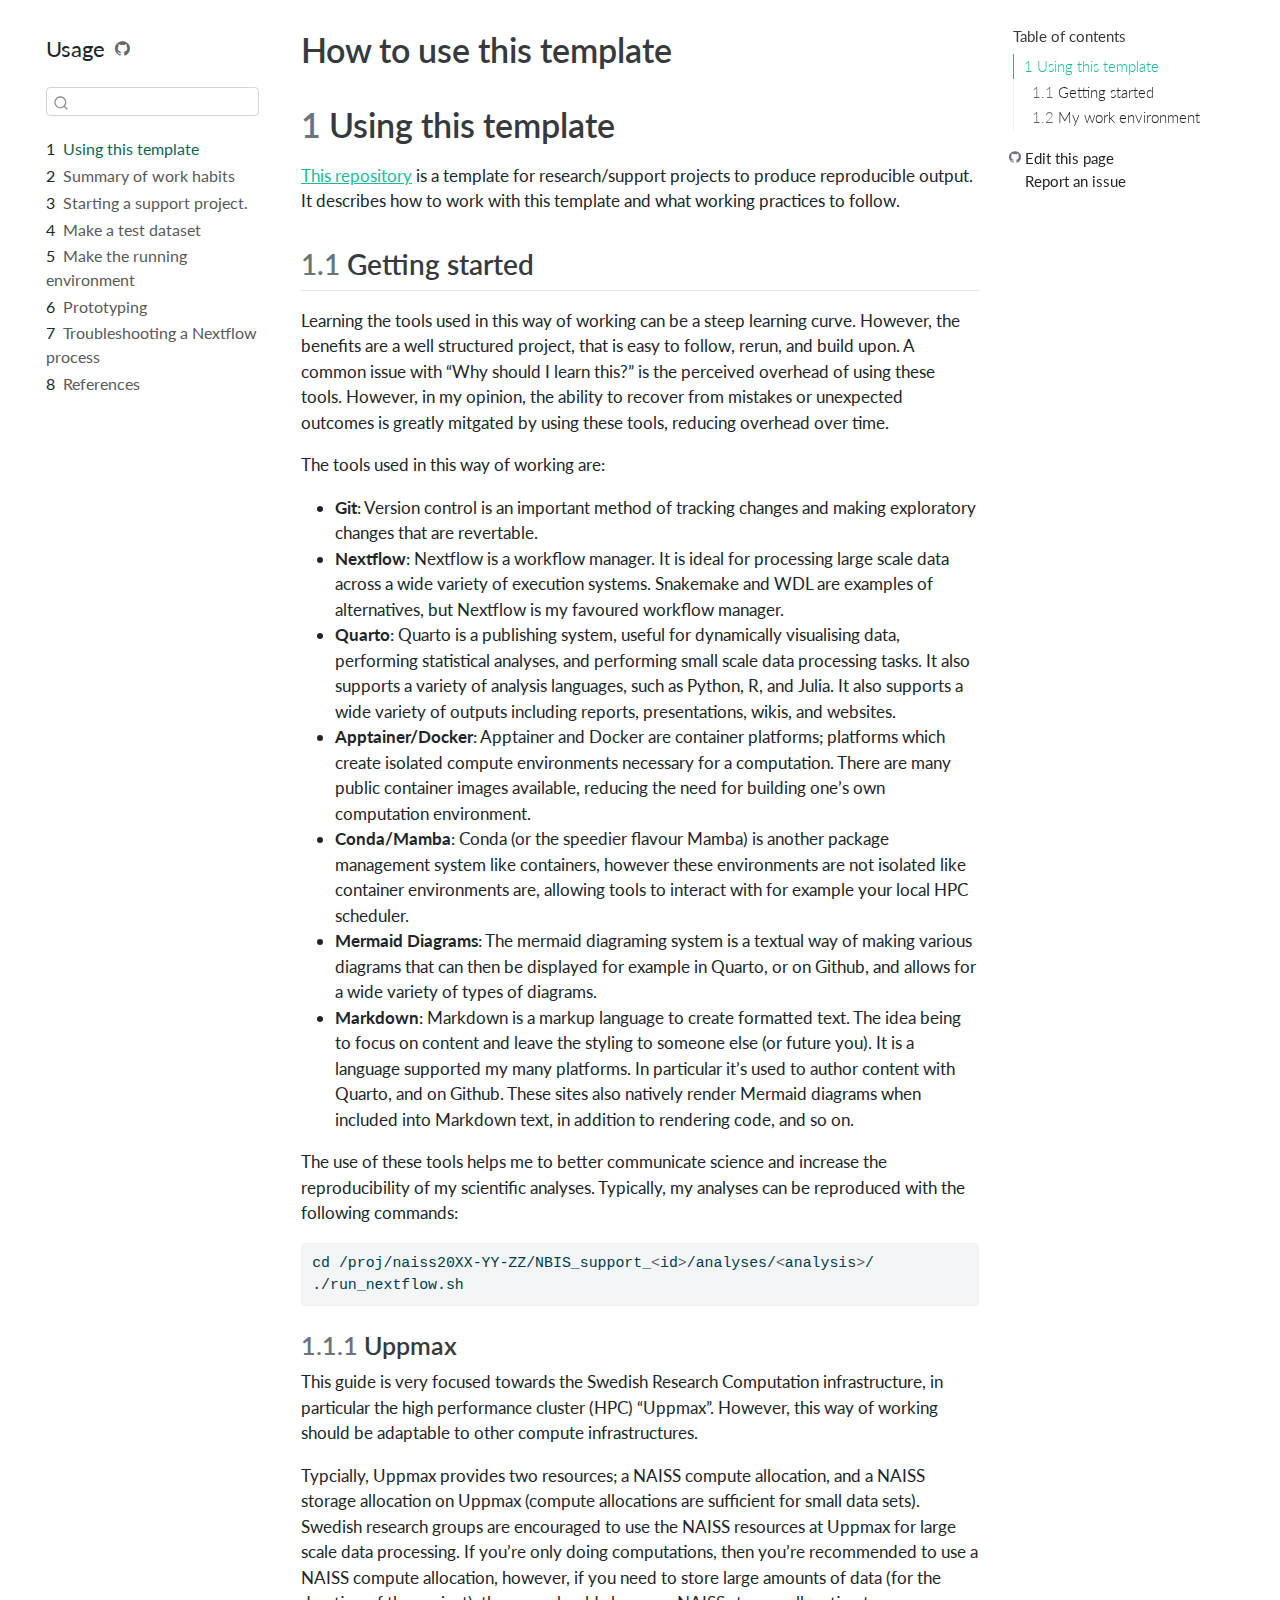
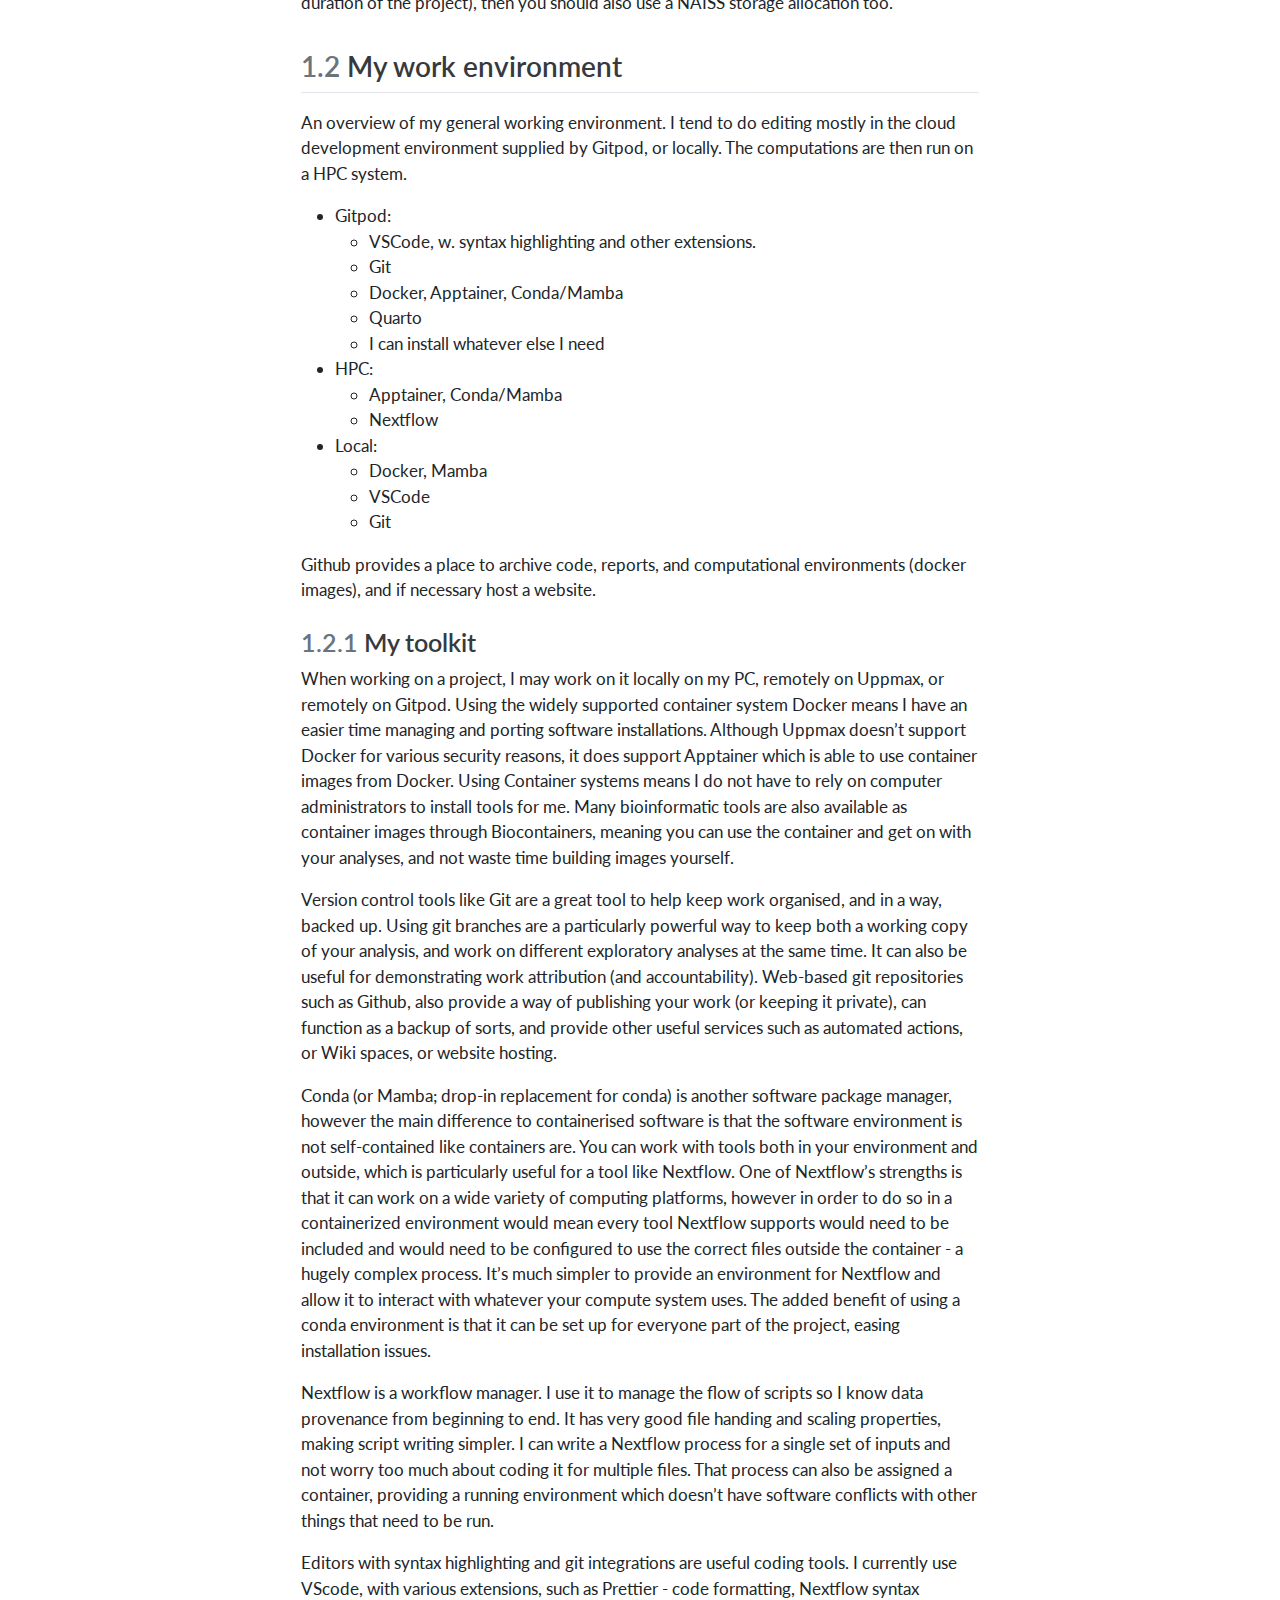
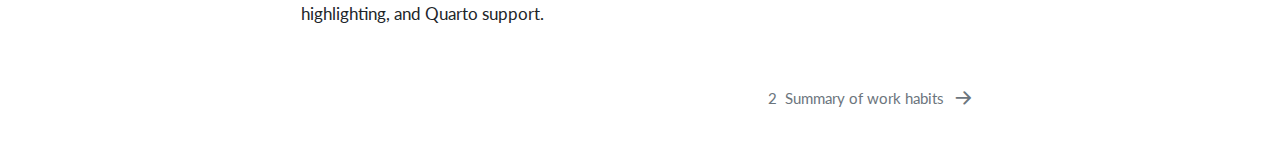
<file: index.html>
<!DOCTYPE html>
<html xmlns="http://www.w3.org/1999/xhtml" lang="en" xml:lang="en"><head>

<meta charset="utf-8">
<meta name="generator" content="quarto-1.3.450">

<meta name="viewport" content="width=device-width, initial-scale=1.0, user-scalable=yes">


<title>How to use this template</title>
<style>
code{white-space: pre-wrap;}
span.smallcaps{font-variant: small-caps;}
div.columns{display: flex; gap: min(4vw, 1.5em);}
div.column{flex: auto; overflow-x: auto;}
div.hanging-indent{margin-left: 1.5em; text-indent: -1.5em;}
ul.task-list{list-style: none;}
ul.task-list li input[type="checkbox"] {
  width: 0.8em;
  margin: 0 0.8em 0.2em -1em; /* quarto-specific, see https://github.com/quarto-dev/quarto-cli/issues/4556 */ 
  vertical-align: middle;
}
/* CSS for syntax highlighting */
pre > code.sourceCode { white-space: pre; position: relative; }
pre > code.sourceCode > span { display: inline-block; line-height: 1.25; }
pre > code.sourceCode > span:empty { height: 1.2em; }
.sourceCode { overflow: visible; }
code.sourceCode > span { color: inherit; text-decoration: inherit; }
div.sourceCode { margin: 1em 0; }
pre.sourceCode { margin: 0; }
@media screen {
div.sourceCode { overflow: auto; }
}
@media print {
pre > code.sourceCode { white-space: pre-wrap; }
pre > code.sourceCode > span { text-indent: -5em; padding-left: 5em; }
}
pre.numberSource code
  { counter-reset: source-line 0; }
pre.numberSource code > span
  { position: relative; left: -4em; counter-increment: source-line; }
pre.numberSource code > span > a:first-child::before
  { content: counter(source-line);
    position: relative; left: -1em; text-align: right; vertical-align: baseline;
    border: none; display: inline-block;
    -webkit-touch-callout: none; -webkit-user-select: none;
    -khtml-user-select: none; -moz-user-select: none;
    -ms-user-select: none; user-select: none;
    padding: 0 4px; width: 4em;
  }
pre.numberSource { margin-left: 3em;  padding-left: 4px; }
div.sourceCode
  {   }
@media screen {
pre > code.sourceCode > span > a:first-child::before { text-decoration: underline; }
}
</style>


<script src="site_libs/quarto-nav/quarto-nav.js"></script>
<script src="site_libs/quarto-nav/headroom.min.js"></script>
<script src="site_libs/clipboard/clipboard.min.js"></script>
<script src="site_libs/quarto-search/autocomplete.umd.js"></script>
<script src="site_libs/quarto-search/fuse.min.js"></script>
<script src="site_libs/quarto-search/quarto-search.js"></script>
<meta name="quarto:offset" content="./">
<link href="./working_habits.html" rel="next">
<script src="site_libs/quarto-html/quarto.js"></script>
<script src="site_libs/quarto-html/popper.min.js"></script>
<script src="site_libs/quarto-html/tippy.umd.min.js"></script>
<script src="site_libs/quarto-html/anchor.min.js"></script>
<link href="site_libs/quarto-html/tippy.css" rel="stylesheet">
<link href="site_libs/quarto-html/quarto-syntax-highlighting.css" rel="stylesheet" id="quarto-text-highlighting-styles">
<script src="site_libs/bootstrap/bootstrap.min.js"></script>
<link href="site_libs/bootstrap/bootstrap-icons.css" rel="stylesheet">
<link href="site_libs/bootstrap/bootstrap.min.css" rel="stylesheet" id="quarto-bootstrap" data-mode="light">
<script id="quarto-search-options" type="application/json">{
  "location": "sidebar",
  "copy-button": false,
  "collapse-after": 3,
  "panel-placement": "start",
  "type": "textbox",
  "limit": 20,
  "language": {
    "search-no-results-text": "No results",
    "search-matching-documents-text": "matching documents",
    "search-copy-link-title": "Copy link to search",
    "search-hide-matches-text": "Hide additional matches",
    "search-more-match-text": "more match in this document",
    "search-more-matches-text": "more matches in this document",
    "search-clear-button-title": "Clear",
    "search-detached-cancel-button-title": "Cancel",
    "search-submit-button-title": "Submit",
    "search-label": "Search"
  }
}</script>


<link rel="stylesheet" href="styles.css">
</head>

<body class="nav-sidebar floating">

<div id="quarto-search-results"></div>
  <header id="quarto-header" class="headroom fixed-top">
  <nav class="quarto-secondary-nav">
    <div class="container-fluid d-flex">
      <button type="button" class="quarto-btn-toggle btn" data-bs-toggle="collapse" data-bs-target="#quarto-sidebar,#quarto-sidebar-glass" aria-controls="quarto-sidebar" aria-expanded="false" aria-label="Toggle sidebar navigation" onclick="if (window.quartoToggleHeadroom) { window.quartoToggleHeadroom(); }">
        <i class="bi bi-layout-text-sidebar-reverse"></i>
      </button>
      <nav class="quarto-page-breadcrumbs" aria-label="breadcrumb"><ol class="breadcrumb"><li class="breadcrumb-item"><a href="./index.html"><span class="chapter-number">1</span>&nbsp; <span class="chapter-title">Using this template</span></a></li></ol></nav>
      <a class="flex-grow-1" role="button" data-bs-toggle="collapse" data-bs-target="#quarto-sidebar,#quarto-sidebar-glass" aria-controls="quarto-sidebar" aria-expanded="false" aria-label="Toggle sidebar navigation" onclick="if (window.quartoToggleHeadroom) { window.quartoToggleHeadroom(); }">      
      </a>
      <button type="button" class="btn quarto-search-button" aria-label="" onclick="window.quartoOpenSearch();">
        <i class="bi bi-search"></i>
      </button>
    </div>
  </nav>
</header>
<!-- content -->
<div id="quarto-content" class="quarto-container page-columns page-rows-contents page-layout-article">
<!-- sidebar -->
  <nav id="quarto-sidebar" class="sidebar collapse collapse-horizontal sidebar-navigation floating overflow-auto">
    <div class="pt-lg-2 mt-2 text-left sidebar-header">
    <div class="sidebar-title mb-0 py-0">
      <a href="./">Usage</a> 
        <div class="sidebar-tools-main">
    <a href="https://github.com/mahesh-panchal/NBIS_project_template/tree/main/docs/how-to/" rel="" title="Source Code" class="quarto-navigation-tool px-1" aria-label="Source Code"><i class="bi bi-github"></i></a>
</div>
    </div>
      </div>
        <div class="mt-2 flex-shrink-0 align-items-center">
        <div class="sidebar-search">
        <div id="quarto-search" class="" title="Search"></div>
        </div>
        </div>
    <div class="sidebar-menu-container"> 
    <ul class="list-unstyled mt-1">
        <li class="sidebar-item">
  <div class="sidebar-item-container"> 
  <a href="./index.html" class="sidebar-item-text sidebar-link active">
 <span class="menu-text"><span class="chapter-number">1</span>&nbsp; <span class="chapter-title">Using this template</span></span></a>
  </div>
</li>
        <li class="sidebar-item">
  <div class="sidebar-item-container"> 
  <a href="./working_habits.html" class="sidebar-item-text sidebar-link">
 <span class="menu-text"><span class="chapter-number">2</span>&nbsp; <span class="chapter-title">Summary of work habits</span></span></a>
  </div>
</li>
        <li class="sidebar-item">
  <div class="sidebar-item-container"> 
  <a href="./starting_steps.html" class="sidebar-item-text sidebar-link">
 <span class="menu-text"><span class="chapter-number">3</span>&nbsp; <span class="chapter-title">Starting a support project.</span></span></a>
  </div>
</li>
        <li class="sidebar-item">
  <div class="sidebar-item-container"> 
  <a href="./test_dataset.html" class="sidebar-item-text sidebar-link">
 <span class="menu-text"><span class="chapter-number">4</span>&nbsp; <span class="chapter-title">Make a test dataset</span></span></a>
  </div>
</li>
        <li class="sidebar-item">
  <div class="sidebar-item-container"> 
  <a href="./computation_environment.html" class="sidebar-item-text sidebar-link">
 <span class="menu-text"><span class="chapter-number">5</span>&nbsp; <span class="chapter-title">Make the running environment</span></span></a>
  </div>
</li>
        <li class="sidebar-item">
  <div class="sidebar-item-container"> 
  <a href="./prototyping.html" class="sidebar-item-text sidebar-link">
 <span class="menu-text"><span class="chapter-number">6</span>&nbsp; <span class="chapter-title">Prototyping</span></span></a>
  </div>
</li>
        <li class="sidebar-item">
  <div class="sidebar-item-container"> 
  <a href="./troubleshooting.html" class="sidebar-item-text sidebar-link">
 <span class="menu-text"><span class="chapter-number">7</span>&nbsp; <span class="chapter-title">Troubleshooting a Nextflow process</span></span></a>
  </div>
</li>
        <li class="sidebar-item">
  <div class="sidebar-item-container"> 
  <a href="./references.html" class="sidebar-item-text sidebar-link">
 <span class="menu-text"><span class="chapter-number">8</span>&nbsp; <span class="chapter-title">References</span></span></a>
  </div>
</li>
    </ul>
    </div>
</nav>
<div id="quarto-sidebar-glass" data-bs-toggle="collapse" data-bs-target="#quarto-sidebar,#quarto-sidebar-glass"></div>
<!-- margin-sidebar -->
    <div id="quarto-margin-sidebar" class="sidebar margin-sidebar">
        <nav id="TOC" role="doc-toc" class="toc-active">
    <h2 id="toc-title">Table of contents</h2>
   
  <ul>
  <li><a href="#using-this-template" id="toc-using-this-template" class="nav-link active" data-scroll-target="#using-this-template"><span class="header-section-number">1</span> Using this template</a>
  <ul class="collapse">
  <li><a href="#getting-started" id="toc-getting-started" class="nav-link" data-scroll-target="#getting-started"><span class="header-section-number">1.1</span> Getting started</a>
  <ul class="collapse">
  <li><a href="#uppmax" id="toc-uppmax" class="nav-link" data-scroll-target="#uppmax"><span class="header-section-number">1.1.1</span> Uppmax</a></li>
  </ul></li>
  <li><a href="#my-work-environment" id="toc-my-work-environment" class="nav-link" data-scroll-target="#my-work-environment"><span class="header-section-number">1.2</span> My work environment</a>
  <ul class="collapse">
  <li><a href="#my-toolkit" id="toc-my-toolkit" class="nav-link" data-scroll-target="#my-toolkit"><span class="header-section-number">1.2.1</span> My toolkit</a></li>
  </ul></li>
  </ul></li>
  </ul>
<div class="toc-actions"><div><i class="bi bi-github"></i></div><div class="action-links"><p><a href="https://github.com/mahesh-panchal/NBIS_project_template/edit/main/docs/how-to/index.qmd" class="toc-action">Edit this page</a></p><p><a href="https://github.com/mahesh-panchal/NBIS_project_template/issues/new" class="toc-action">Report an issue</a></p></div></div></nav>
    </div>
<!-- main -->
<main class="content" id="quarto-document-content">

<header id="title-block-header" class="quarto-title-block default">
<div class="quarto-title">
<h1 class="title">How to use this template</h1>
</div>



<div class="quarto-title-meta">

    
  
    
  </div>
  

</header>

<section id="using-this-template" class="level1" data-number="1">
<h1 data-number="1"><span class="header-section-number">1</span> Using this template</h1>
<p><a href="https://github.com/mahesh-panchal/NBIS_project_template">This repository</a> is a template for research/support projects to produce reproducible output. It describes how to work with this template and what working practices to follow.</p>
<section id="getting-started" class="level2" data-number="1.1">
<h2 data-number="1.1" class="anchored" data-anchor-id="getting-started"><span class="header-section-number">1.1</span> Getting started</h2>
<p>Learning the tools used in this way of working can be a steep learning curve. However, the benefits are a well structured project, that is easy to follow, rerun, and build upon. A common issue with “Why should I learn this?” is the perceived overhead of using these tools. However, in my opinion, the ability to recover from mistakes or unexpected outcomes is greatly mitgated by using these tools, reducing overhead over time.</p>
<p>The tools used in this way of working are:</p>
<ul>
<li><strong>Git</strong>: Version control is an important method of tracking changes and making exploratory changes that are revertable.</li>
<li><strong>Nextflow</strong>: Nextflow is a workflow manager. It is ideal for processing large scale data across a wide variety of execution systems. Snakemake and WDL are examples of alternatives, but Nextflow is my favoured workflow manager.</li>
<li><strong>Quarto</strong>: Quarto is a publishing system, useful for dynamically visualising data, performing statistical analyses, and performing small scale data processing tasks. It also supports a variety of analysis languages, such as Python, R, and Julia. It also supports a wide variety of outputs including reports, presentations, wikis, and websites.</li>
<li><strong>Apptainer/Docker</strong>: Apptainer and Docker are container platforms; platforms which create isolated compute environments necessary for a computation. There are many public container images available, reducing the need for building one’s own computation environment.</li>
<li><strong>Conda/Mamba</strong>: Conda (or the speedier flavour Mamba) is another package management system like containers, however these environments are not isolated like container environments are, allowing tools to interact with for example your local HPC scheduler.</li>
<li><strong>Mermaid Diagrams</strong>: The mermaid diagraming system is a textual way of making various diagrams that can then be displayed for example in Quarto, or on Github, and allows for a wide variety of types of diagrams.</li>
<li><strong>Markdown</strong>: Markdown is a markup language to create formatted text. The idea being to focus on content and leave the styling to someone else (or future you). It is a language supported my many platforms. In particular it’s used to author content with Quarto, and on Github. These sites also natively render Mermaid diagrams when included into Markdown text, in addition to rendering code, and so on.</li>
</ul>
<p>The use of these tools helps me to better communicate science and increase the reproducibility of my scientific analyses. Typically, my analyses can be reproduced with the following commands:</p>
<div class="sourceCode" id="cb1"><pre class="sourceCode bash code-with-copy"><code class="sourceCode bash"><span id="cb1-1"><a href="#cb1-1" aria-hidden="true" tabindex="-1"></a><span class="bu">cd</span> /proj/naiss20XX-YY-ZZ/NBIS_support_<span class="op">&lt;</span>id<span class="op">&gt;</span>/analyses/<span class="op">&lt;</span>analysis<span class="op">&gt;</span>/</span>
<span id="cb1-2"><a href="#cb1-2" aria-hidden="true" tabindex="-1"></a><span class="ex">./run_nextflow.sh</span></span></code><button title="Copy to Clipboard" class="code-copy-button"><i class="bi"></i></button></pre></div>
<section id="uppmax" class="level3" data-number="1.1.1">
<h3 data-number="1.1.1" class="anchored" data-anchor-id="uppmax"><span class="header-section-number">1.1.1</span> Uppmax</h3>
<p>This guide is very focused towards the Swedish Research Computation infrastructure, in particular the high performance cluster (HPC) “Uppmax”. However, this way of working should be adaptable to other compute infrastructures.</p>
<p>Typcially, Uppmax provides two resources; a NAISS compute allocation, and a NAISS storage allocation on Uppmax (compute allocations are sufficient for small data sets). Swedish research groups are encouraged to use the NAISS resources at Uppmax for large scale data processing. If you’re only doing computations, then you’re recommended to use a NAISS compute allocation, however, if you need to store large amounts of data (for the duration of the project), then you should also use a NAISS storage allocation too.</p>
</section>
</section>
<section id="my-work-environment" class="level2" data-number="1.2">
<h2 data-number="1.2" class="anchored" data-anchor-id="my-work-environment"><span class="header-section-number">1.2</span> My work environment</h2>
<p>An overview of my general working environment. I tend to do editing mostly in the cloud development environment supplied by Gitpod, or locally. The computations are then run on a HPC system.</p>
<ul>
<li>Gitpod:
<ul>
<li>VSCode, w. syntax highlighting and other extensions.</li>
<li>Git</li>
<li>Docker, Apptainer, Conda/Mamba</li>
<li>Quarto</li>
<li>I can install whatever else I need</li>
</ul></li>
<li>HPC:
<ul>
<li>Apptainer, Conda/Mamba</li>
<li>Nextflow</li>
</ul></li>
<li>Local:
<ul>
<li>Docker, Mamba</li>
<li>VSCode</li>
<li>Git</li>
</ul></li>
</ul>
<p>Github provides a place to archive code, reports, and computational environments (docker images), and if necessary host a website.</p>
<section id="my-toolkit" class="level3" data-number="1.2.1">
<h3 data-number="1.2.1" class="anchored" data-anchor-id="my-toolkit"><span class="header-section-number">1.2.1</span> My toolkit</h3>
<p>When working on a project, I may work on it locally on my PC, remotely on Uppmax, or remotely on Gitpod. Using the widely supported container system Docker means I have an easier time managing and porting software installations. Although Uppmax doesn’t support Docker for various security reasons, it does support Apptainer which is able to use container images from Docker. Using Container systems means I do not have to rely on computer administrators to install tools for me. Many bioinformatic tools are also available as container images through Biocontainers, meaning you can use the container and get on with your analyses, and not waste time building images yourself.</p>
<p>Version control tools like Git are a great tool to help keep work organised, and in a way, backed up. Using git branches are a particularly powerful way to keep both a working copy of your analysis, and work on different exploratory analyses at the same time. It can also be useful for demonstrating work attribution (and accountability). Web-based git repositories such as Github, also provide a way of publishing your work (or keeping it private), can function as a backup of sorts, and provide other useful services such as automated actions, or Wiki spaces, or website hosting.</p>
<p>Conda (or Mamba; drop-in replacement for conda) is another software package manager, however the main difference to containerised software is that the software environment is not self-contained like containers are. You can work with tools both in your environment and outside, which is particularly useful for a tool like Nextflow. One of Nextflow’s strengths is that it can work on a wide variety of computing platforms, however in order to do so in a containerized environment would mean every tool Nextflow supports would need to be included and would need to be configured to use the correct files outside the container - a hugely complex process. It’s much simpler to provide an environment for Nextflow and allow it to interact with whatever your compute system uses. The added benefit of using a conda environment is that it can be set up for everyone part of the project, easing installation issues.</p>
<p>Nextflow is a workflow manager. I use it to manage the flow of scripts so I know data provenance from beginning to end. It has very good file handing and scaling properties, making script writing simpler. I can write a Nextflow process for a single set of inputs and not worry too much about coding it for multiple files. That process can also be assigned a container, providing a running environment which doesn’t have software conflicts with other things that need to be run.</p>
<p>Editors with syntax highlighting and git integrations are useful coding tools. I currently use VScode, with various extensions, such as Prettier - code formatting, Nextflow syntax highlighting, and Quarto support.</p>


</section>
</section>
</section>

</main> <!-- /main -->
<script id="quarto-html-after-body" type="application/javascript">
window.document.addEventListener("DOMContentLoaded", function (event) {
  const toggleBodyColorMode = (bsSheetEl) => {
    const mode = bsSheetEl.getAttribute("data-mode");
    const bodyEl = window.document.querySelector("body");
    if (mode === "dark") {
      bodyEl.classList.add("quarto-dark");
      bodyEl.classList.remove("quarto-light");
    } else {
      bodyEl.classList.add("quarto-light");
      bodyEl.classList.remove("quarto-dark");
    }
  }
  const toggleBodyColorPrimary = () => {
    const bsSheetEl = window.document.querySelector("link#quarto-bootstrap");
    if (bsSheetEl) {
      toggleBodyColorMode(bsSheetEl);
    }
  }
  toggleBodyColorPrimary();  
  const icon = "";
  const anchorJS = new window.AnchorJS();
  anchorJS.options = {
    placement: 'right',
    icon: icon
  };
  anchorJS.add('.anchored');
  const isCodeAnnotation = (el) => {
    for (const clz of el.classList) {
      if (clz.startsWith('code-annotation-')) {                     
        return true;
      }
    }
    return false;
  }
  const clipboard = new window.ClipboardJS('.code-copy-button', {
    text: function(trigger) {
      const codeEl = trigger.previousElementSibling.cloneNode(true);
      for (const childEl of codeEl.children) {
        if (isCodeAnnotation(childEl)) {
          childEl.remove();
        }
      }
      return codeEl.innerText;
    }
  });
  clipboard.on('success', function(e) {
    // button target
    const button = e.trigger;
    // don't keep focus
    button.blur();
    // flash "checked"
    button.classList.add('code-copy-button-checked');
    var currentTitle = button.getAttribute("title");
    button.setAttribute("title", "Copied!");
    let tooltip;
    if (window.bootstrap) {
      button.setAttribute("data-bs-toggle", "tooltip");
      button.setAttribute("data-bs-placement", "left");
      button.setAttribute("data-bs-title", "Copied!");
      tooltip = new bootstrap.Tooltip(button, 
        { trigger: "manual", 
          customClass: "code-copy-button-tooltip",
          offset: [0, -8]});
      tooltip.show();    
    }
    setTimeout(function() {
      if (tooltip) {
        tooltip.hide();
        button.removeAttribute("data-bs-title");
        button.removeAttribute("data-bs-toggle");
        button.removeAttribute("data-bs-placement");
      }
      button.setAttribute("title", currentTitle);
      button.classList.remove('code-copy-button-checked');
    }, 1000);
    // clear code selection
    e.clearSelection();
  });
  function tippyHover(el, contentFn) {
    const config = {
      allowHTML: true,
      content: contentFn,
      maxWidth: 500,
      delay: 100,
      arrow: false,
      appendTo: function(el) {
          return el.parentElement;
      },
      interactive: true,
      interactiveBorder: 10,
      theme: 'quarto',
      placement: 'bottom-start'
    };
    window.tippy(el, config); 
  }
  const noterefs = window.document.querySelectorAll('a[role="doc-noteref"]');
  for (var i=0; i<noterefs.length; i++) {
    const ref = noterefs[i];
    tippyHover(ref, function() {
      // use id or data attribute instead here
      let href = ref.getAttribute('data-footnote-href') || ref.getAttribute('href');
      try { href = new URL(href).hash; } catch {}
      const id = href.replace(/^#\/?/, "");
      const note = window.document.getElementById(id);
      return note.innerHTML;
    });
  }
      let selectedAnnoteEl;
      const selectorForAnnotation = ( cell, annotation) => {
        let cellAttr = 'data-code-cell="' + cell + '"';
        let lineAttr = 'data-code-annotation="' +  annotation + '"';
        const selector = 'span[' + cellAttr + '][' + lineAttr + ']';
        return selector;
      }
      const selectCodeLines = (annoteEl) => {
        const doc = window.document;
        const targetCell = annoteEl.getAttribute("data-target-cell");
        const targetAnnotation = annoteEl.getAttribute("data-target-annotation");
        const annoteSpan = window.document.querySelector(selectorForAnnotation(targetCell, targetAnnotation));
        const lines = annoteSpan.getAttribute("data-code-lines").split(",");
        const lineIds = lines.map((line) => {
          return targetCell + "-" + line;
        })
        let top = null;
        let height = null;
        let parent = null;
        if (lineIds.length > 0) {
            //compute the position of the single el (top and bottom and make a div)
            const el = window.document.getElementById(lineIds[0]);
            top = el.offsetTop;
            height = el.offsetHeight;
            parent = el.parentElement.parentElement;
          if (lineIds.length > 1) {
            const lastEl = window.document.getElementById(lineIds[lineIds.length - 1]);
            const bottom = lastEl.offsetTop + lastEl.offsetHeight;
            height = bottom - top;
          }
          if (top !== null && height !== null && parent !== null) {
            // cook up a div (if necessary) and position it 
            let div = window.document.getElementById("code-annotation-line-highlight");
            if (div === null) {
              div = window.document.createElement("div");
              div.setAttribute("id", "code-annotation-line-highlight");
              div.style.position = 'absolute';
              parent.appendChild(div);
            }
            div.style.top = top - 2 + "px";
            div.style.height = height + 4 + "px";
            let gutterDiv = window.document.getElementById("code-annotation-line-highlight-gutter");
            if (gutterDiv === null) {
              gutterDiv = window.document.createElement("div");
              gutterDiv.setAttribute("id", "code-annotation-line-highlight-gutter");
              gutterDiv.style.position = 'absolute';
              const codeCell = window.document.getElementById(targetCell);
              const gutter = codeCell.querySelector('.code-annotation-gutter');
              gutter.appendChild(gutterDiv);
            }
            gutterDiv.style.top = top - 2 + "px";
            gutterDiv.style.height = height + 4 + "px";
          }
          selectedAnnoteEl = annoteEl;
        }
      };
      const unselectCodeLines = () => {
        const elementsIds = ["code-annotation-line-highlight", "code-annotation-line-highlight-gutter"];
        elementsIds.forEach((elId) => {
          const div = window.document.getElementById(elId);
          if (div) {
            div.remove();
          }
        });
        selectedAnnoteEl = undefined;
      };
      // Attach click handler to the DT
      const annoteDls = window.document.querySelectorAll('dt[data-target-cell]');
      for (const annoteDlNode of annoteDls) {
        annoteDlNode.addEventListener('click', (event) => {
          const clickedEl = event.target;
          if (clickedEl !== selectedAnnoteEl) {
            unselectCodeLines();
            const activeEl = window.document.querySelector('dt[data-target-cell].code-annotation-active');
            if (activeEl) {
              activeEl.classList.remove('code-annotation-active');
            }
            selectCodeLines(clickedEl);
            clickedEl.classList.add('code-annotation-active');
          } else {
            // Unselect the line
            unselectCodeLines();
            clickedEl.classList.remove('code-annotation-active');
          }
        });
      }
  const findCites = (el) => {
    const parentEl = el.parentElement;
    if (parentEl) {
      const cites = parentEl.dataset.cites;
      if (cites) {
        return {
          el,
          cites: cites.split(' ')
        };
      } else {
        return findCites(el.parentElement)
      }
    } else {
      return undefined;
    }
  };
  var bibliorefs = window.document.querySelectorAll('a[role="doc-biblioref"]');
  for (var i=0; i<bibliorefs.length; i++) {
    const ref = bibliorefs[i];
    const citeInfo = findCites(ref);
    if (citeInfo) {
      tippyHover(citeInfo.el, function() {
        var popup = window.document.createElement('div');
        citeInfo.cites.forEach(function(cite) {
          var citeDiv = window.document.createElement('div');
          citeDiv.classList.add('hanging-indent');
          citeDiv.classList.add('csl-entry');
          var biblioDiv = window.document.getElementById('ref-' + cite);
          if (biblioDiv) {
            citeDiv.innerHTML = biblioDiv.innerHTML;
          }
          popup.appendChild(citeDiv);
        });
        return popup.innerHTML;
      });
    }
  }
});
</script>
<nav class="page-navigation">
  <div class="nav-page nav-page-previous">
  </div>
  <div class="nav-page nav-page-next">
      <a href="./working_habits.html" class="pagination-link">
        <span class="nav-page-text"><span class="chapter-number">2</span>&nbsp; <span class="chapter-title">Summary of work habits</span></span> <i class="bi bi-arrow-right-short"></i>
      </a>
  </div>
</nav>
</div> <!-- /content -->



</body></html>
</file>
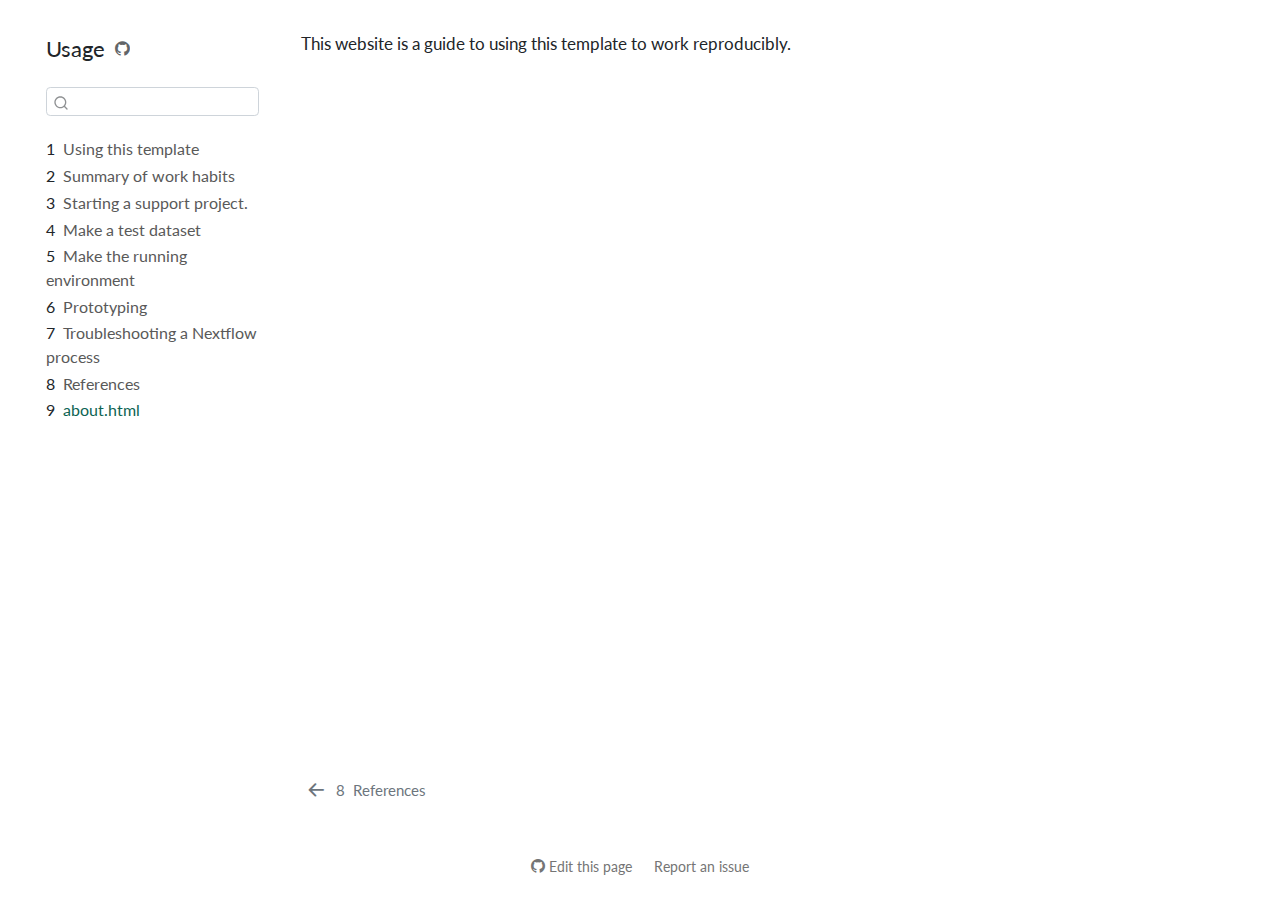
<file: about.html>
<!DOCTYPE html>
<html xmlns="http://www.w3.org/1999/xhtml" lang="en" xml:lang="en"><head>

<meta charset="utf-8">
<meta name="generator" content="quarto-1.3.450">

<meta name="viewport" content="width=device-width, initial-scale=1.0, user-scalable=yes">


<title>How to use this template – about</title>
<style>
code{white-space: pre-wrap;}
span.smallcaps{font-variant: small-caps;}
div.columns{display: flex; gap: min(4vw, 1.5em);}
div.column{flex: auto; overflow-x: auto;}
div.hanging-indent{margin-left: 1.5em; text-indent: -1.5em;}
ul.task-list{list-style: none;}
ul.task-list li input[type="checkbox"] {
  width: 0.8em;
  margin: 0 0.8em 0.2em -1em; /* quarto-specific, see https://github.com/quarto-dev/quarto-cli/issues/4556 */ 
  vertical-align: middle;
}
</style>


<script src="site_libs/quarto-nav/quarto-nav.js"></script>
<script src="site_libs/quarto-nav/headroom.min.js"></script>
<script src="site_libs/clipboard/clipboard.min.js"></script>
<script src="site_libs/quarto-search/autocomplete.umd.js"></script>
<script src="site_libs/quarto-search/fuse.min.js"></script>
<script src="site_libs/quarto-search/quarto-search.js"></script>
<meta name="quarto:offset" content="./">
<link href="./references.html" rel="prev">
<script src="site_libs/quarto-html/quarto.js"></script>
<script src="site_libs/quarto-html/popper.min.js"></script>
<script src="site_libs/quarto-html/tippy.umd.min.js"></script>
<script src="site_libs/quarto-html/anchor.min.js"></script>
<link href="site_libs/quarto-html/tippy.css" rel="stylesheet">
<link href="site_libs/quarto-html/quarto-syntax-highlighting.css" rel="stylesheet" id="quarto-text-highlighting-styles">
<script src="site_libs/bootstrap/bootstrap.min.js"></script>
<link href="site_libs/bootstrap/bootstrap-icons.css" rel="stylesheet">
<link href="site_libs/bootstrap/bootstrap.min.css" rel="stylesheet" id="quarto-bootstrap" data-mode="light">
<script id="quarto-search-options" type="application/json">{
  "location": "sidebar",
  "copy-button": false,
  "collapse-after": 3,
  "panel-placement": "start",
  "type": "textbox",
  "limit": 20,
  "language": {
    "search-no-results-text": "No results",
    "search-matching-documents-text": "matching documents",
    "search-copy-link-title": "Copy link to search",
    "search-hide-matches-text": "Hide additional matches",
    "search-more-match-text": "more match in this document",
    "search-more-matches-text": "more matches in this document",
    "search-clear-button-title": "Clear",
    "search-detached-cancel-button-title": "Cancel",
    "search-submit-button-title": "Submit",
    "search-label": "Search"
  }
}</script>


<link rel="stylesheet" href="styles.css">
</head>

<body class="nav-sidebar floating">

<div id="quarto-search-results"></div>
  <header id="quarto-header" class="headroom fixed-top">
  <nav class="quarto-secondary-nav">
    <div class="container-fluid d-flex">
      <button type="button" class="quarto-btn-toggle btn" data-bs-toggle="collapse" data-bs-target="#quarto-sidebar,#quarto-sidebar-glass" aria-controls="quarto-sidebar" aria-expanded="false" aria-label="Toggle sidebar navigation" onclick="if (window.quartoToggleHeadroom) { window.quartoToggleHeadroom(); }">
        <i class="bi bi-layout-text-sidebar-reverse"></i>
      </button>
      <nav class="quarto-page-breadcrumbs" aria-label="breadcrumb"><ol class="breadcrumb"><li class="breadcrumb-item"><a href="./about.html"><span class="chapter-number">9</span>&nbsp; <span class="chapter-title">about.html</span></a></li></ol></nav>
      <a class="flex-grow-1" role="button" data-bs-toggle="collapse" data-bs-target="#quarto-sidebar,#quarto-sidebar-glass" aria-controls="quarto-sidebar" aria-expanded="false" aria-label="Toggle sidebar navigation" onclick="if (window.quartoToggleHeadroom) { window.quartoToggleHeadroom(); }">      
      </a>
      <button type="button" class="btn quarto-search-button" aria-label="" onclick="window.quartoOpenSearch();">
        <i class="bi bi-search"></i>
      </button>
    </div>
  </nav>
</header>
<!-- content -->
<div id="quarto-content" class="quarto-container page-columns page-rows-contents page-layout-article">
<!-- sidebar -->
  <nav id="quarto-sidebar" class="sidebar collapse collapse-horizontal sidebar-navigation floating overflow-auto">
    <div class="pt-lg-2 mt-2 text-left sidebar-header">
    <div class="sidebar-title mb-0 py-0">
      <a href="./">Usage</a> 
        <div class="sidebar-tools-main">
    <a href="https://github.com/mahesh-panchal/NBIS_project_template/tree/main/docs/how-to/" rel="" title="Source Code" class="quarto-navigation-tool px-1" aria-label="Source Code"><i class="bi bi-github"></i></a>
</div>
    </div>
      </div>
        <div class="mt-2 flex-shrink-0 align-items-center">
        <div class="sidebar-search">
        <div id="quarto-search" class="" title="Search"></div>
        </div>
        </div>
    <div class="sidebar-menu-container"> 
    <ul class="list-unstyled mt-1">
        <li class="sidebar-item">
  <div class="sidebar-item-container"> 
  <a href="./index.html" class="sidebar-item-text sidebar-link">
 <span class="menu-text"><span class="chapter-number">1</span>&nbsp; <span class="chapter-title">Using this template</span></span></a>
  </div>
</li>
        <li class="sidebar-item">
  <div class="sidebar-item-container"> 
  <a href="./working_habits.html" class="sidebar-item-text sidebar-link">
 <span class="menu-text"><span class="chapter-number">2</span>&nbsp; <span class="chapter-title">Summary of work habits</span></span></a>
  </div>
</li>
        <li class="sidebar-item">
  <div class="sidebar-item-container"> 
  <a href="./starting_steps.html" class="sidebar-item-text sidebar-link">
 <span class="menu-text"><span class="chapter-number">3</span>&nbsp; <span class="chapter-title">Starting a support project.</span></span></a>
  </div>
</li>
        <li class="sidebar-item">
  <div class="sidebar-item-container"> 
  <a href="./test_dataset.html" class="sidebar-item-text sidebar-link">
 <span class="menu-text"><span class="chapter-number">4</span>&nbsp; <span class="chapter-title">Make a test dataset</span></span></a>
  </div>
</li>
        <li class="sidebar-item">
  <div class="sidebar-item-container"> 
  <a href="./computation_environment.html" class="sidebar-item-text sidebar-link">
 <span class="menu-text"><span class="chapter-number">5</span>&nbsp; <span class="chapter-title">Make the running environment</span></span></a>
  </div>
</li>
        <li class="sidebar-item">
  <div class="sidebar-item-container"> 
  <a href="./prototyping.html" class="sidebar-item-text sidebar-link">
 <span class="menu-text"><span class="chapter-number">6</span>&nbsp; <span class="chapter-title">Prototyping</span></span></a>
  </div>
</li>
        <li class="sidebar-item">
  <div class="sidebar-item-container"> 
  <a href="./troubleshooting.html" class="sidebar-item-text sidebar-link">
 <span class="menu-text"><span class="chapter-number">7</span>&nbsp; <span class="chapter-title">Troubleshooting a Nextflow process</span></span></a>
  </div>
</li>
        <li class="sidebar-item">
  <div class="sidebar-item-container"> 
  <a href="./references.html" class="sidebar-item-text sidebar-link">
 <span class="menu-text"><span class="chapter-number">8</span>&nbsp; <span class="chapter-title">References</span></span></a>
  </div>
</li>
        <li class="sidebar-item">
  <div class="sidebar-item-container"> 
  <a href="./about.html" class="sidebar-item-text sidebar-link active">
 <span class="menu-text"><span class="chapter-number">9</span>&nbsp; <span class="chapter-title">about.html</span></span></a>
  </div>
</li>
    </ul>
    </div>
</nav>
<div id="quarto-sidebar-glass" data-bs-toggle="collapse" data-bs-target="#quarto-sidebar,#quarto-sidebar-glass"></div>
<!-- margin-sidebar -->
    <div id="quarto-margin-sidebar" class="sidebar margin-sidebar">
        
    </div>
<!-- main -->
<main class="content" id="quarto-document-content">



<p>This website is a guide to using this template to work reproducibly.</p>



</main> <!-- /main -->
<script id="quarto-html-after-body" type="application/javascript">
window.document.addEventListener("DOMContentLoaded", function (event) {
  const toggleBodyColorMode = (bsSheetEl) => {
    const mode = bsSheetEl.getAttribute("data-mode");
    const bodyEl = window.document.querySelector("body");
    if (mode === "dark") {
      bodyEl.classList.add("quarto-dark");
      bodyEl.classList.remove("quarto-light");
    } else {
      bodyEl.classList.add("quarto-light");
      bodyEl.classList.remove("quarto-dark");
    }
  }
  const toggleBodyColorPrimary = () => {
    const bsSheetEl = window.document.querySelector("link#quarto-bootstrap");
    if (bsSheetEl) {
      toggleBodyColorMode(bsSheetEl);
    }
  }
  toggleBodyColorPrimary();  
  const icon = "";
  const anchorJS = new window.AnchorJS();
  anchorJS.options = {
    placement: 'right',
    icon: icon
  };
  anchorJS.add('.anchored');
  const isCodeAnnotation = (el) => {
    for (const clz of el.classList) {
      if (clz.startsWith('code-annotation-')) {                     
        return true;
      }
    }
    return false;
  }
  const clipboard = new window.ClipboardJS('.code-copy-button', {
    text: function(trigger) {
      const codeEl = trigger.previousElementSibling.cloneNode(true);
      for (const childEl of codeEl.children) {
        if (isCodeAnnotation(childEl)) {
          childEl.remove();
        }
      }
      return codeEl.innerText;
    }
  });
  clipboard.on('success', function(e) {
    // button target
    const button = e.trigger;
    // don't keep focus
    button.blur();
    // flash "checked"
    button.classList.add('code-copy-button-checked');
    var currentTitle = button.getAttribute("title");
    button.setAttribute("title", "Copied!");
    let tooltip;
    if (window.bootstrap) {
      button.setAttribute("data-bs-toggle", "tooltip");
      button.setAttribute("data-bs-placement", "left");
      button.setAttribute("data-bs-title", "Copied!");
      tooltip = new bootstrap.Tooltip(button, 
        { trigger: "manual", 
          customClass: "code-copy-button-tooltip",
          offset: [0, -8]});
      tooltip.show();    
    }
    setTimeout(function() {
      if (tooltip) {
        tooltip.hide();
        button.removeAttribute("data-bs-title");
        button.removeAttribute("data-bs-toggle");
        button.removeAttribute("data-bs-placement");
      }
      button.setAttribute("title", currentTitle);
      button.classList.remove('code-copy-button-checked');
    }, 1000);
    // clear code selection
    e.clearSelection();
  });
  function tippyHover(el, contentFn) {
    const config = {
      allowHTML: true,
      content: contentFn,
      maxWidth: 500,
      delay: 100,
      arrow: false,
      appendTo: function(el) {
          return el.parentElement;
      },
      interactive: true,
      interactiveBorder: 10,
      theme: 'quarto',
      placement: 'bottom-start'
    };
    window.tippy(el, config); 
  }
  const noterefs = window.document.querySelectorAll('a[role="doc-noteref"]');
  for (var i=0; i<noterefs.length; i++) {
    const ref = noterefs[i];
    tippyHover(ref, function() {
      // use id or data attribute instead here
      let href = ref.getAttribute('data-footnote-href') || ref.getAttribute('href');
      try { href = new URL(href).hash; } catch {}
      const id = href.replace(/^#\/?/, "");
      const note = window.document.getElementById(id);
      return note.innerHTML;
    });
  }
      let selectedAnnoteEl;
      const selectorForAnnotation = ( cell, annotation) => {
        let cellAttr = 'data-code-cell="' + cell + '"';
        let lineAttr = 'data-code-annotation="' +  annotation + '"';
        const selector = 'span[' + cellAttr + '][' + lineAttr + ']';
        return selector;
      }
      const selectCodeLines = (annoteEl) => {
        const doc = window.document;
        const targetCell = annoteEl.getAttribute("data-target-cell");
        const targetAnnotation = annoteEl.getAttribute("data-target-annotation");
        const annoteSpan = window.document.querySelector(selectorForAnnotation(targetCell, targetAnnotation));
        const lines = annoteSpan.getAttribute("data-code-lines").split(",");
        const lineIds = lines.map((line) => {
          return targetCell + "-" + line;
        })
        let top = null;
        let height = null;
        let parent = null;
        if (lineIds.length > 0) {
            //compute the position of the single el (top and bottom and make a div)
            const el = window.document.getElementById(lineIds[0]);
            top = el.offsetTop;
            height = el.offsetHeight;
            parent = el.parentElement.parentElement;
          if (lineIds.length > 1) {
            const lastEl = window.document.getElementById(lineIds[lineIds.length - 1]);
            const bottom = lastEl.offsetTop + lastEl.offsetHeight;
            height = bottom - top;
          }
          if (top !== null && height !== null && parent !== null) {
            // cook up a div (if necessary) and position it 
            let div = window.document.getElementById("code-annotation-line-highlight");
            if (div === null) {
              div = window.document.createElement("div");
              div.setAttribute("id", "code-annotation-line-highlight");
              div.style.position = 'absolute';
              parent.appendChild(div);
            }
            div.style.top = top - 2 + "px";
            div.style.height = height + 4 + "px";
            let gutterDiv = window.document.getElementById("code-annotation-line-highlight-gutter");
            if (gutterDiv === null) {
              gutterDiv = window.document.createElement("div");
              gutterDiv.setAttribute("id", "code-annotation-line-highlight-gutter");
              gutterDiv.style.position = 'absolute';
              const codeCell = window.document.getElementById(targetCell);
              const gutter = codeCell.querySelector('.code-annotation-gutter');
              gutter.appendChild(gutterDiv);
            }
            gutterDiv.style.top = top - 2 + "px";
            gutterDiv.style.height = height + 4 + "px";
          }
          selectedAnnoteEl = annoteEl;
        }
      };
      const unselectCodeLines = () => {
        const elementsIds = ["code-annotation-line-highlight", "code-annotation-line-highlight-gutter"];
        elementsIds.forEach((elId) => {
          const div = window.document.getElementById(elId);
          if (div) {
            div.remove();
          }
        });
        selectedAnnoteEl = undefined;
      };
      // Attach click handler to the DT
      const annoteDls = window.document.querySelectorAll('dt[data-target-cell]');
      for (const annoteDlNode of annoteDls) {
        annoteDlNode.addEventListener('click', (event) => {
          const clickedEl = event.target;
          if (clickedEl !== selectedAnnoteEl) {
            unselectCodeLines();
            const activeEl = window.document.querySelector('dt[data-target-cell].code-annotation-active');
            if (activeEl) {
              activeEl.classList.remove('code-annotation-active');
            }
            selectCodeLines(clickedEl);
            clickedEl.classList.add('code-annotation-active');
          } else {
            // Unselect the line
            unselectCodeLines();
            clickedEl.classList.remove('code-annotation-active');
          }
        });
      }
  const findCites = (el) => {
    const parentEl = el.parentElement;
    if (parentEl) {
      const cites = parentEl.dataset.cites;
      if (cites) {
        return {
          el,
          cites: cites.split(' ')
        };
      } else {
        return findCites(el.parentElement)
      }
    } else {
      return undefined;
    }
  };
  var bibliorefs = window.document.querySelectorAll('a[role="doc-biblioref"]');
  for (var i=0; i<bibliorefs.length; i++) {
    const ref = bibliorefs[i];
    const citeInfo = findCites(ref);
    if (citeInfo) {
      tippyHover(citeInfo.el, function() {
        var popup = window.document.createElement('div');
        citeInfo.cites.forEach(function(cite) {
          var citeDiv = window.document.createElement('div');
          citeDiv.classList.add('hanging-indent');
          citeDiv.classList.add('csl-entry');
          var biblioDiv = window.document.getElementById('ref-' + cite);
          if (biblioDiv) {
            citeDiv.innerHTML = biblioDiv.innerHTML;
          }
          popup.appendChild(citeDiv);
        });
        return popup.innerHTML;
      });
    }
  }
});
</script>
<nav class="page-navigation">
  <div class="nav-page nav-page-previous">
      <a href="./references.html" class="pagination-link">
        <i class="bi bi-arrow-left-short"></i> <span class="nav-page-text"><span class="chapter-number">8</span>&nbsp; <span class="chapter-title">References</span></span>
      </a>          
  </div>
  <div class="nav-page nav-page-next">
  </div>
</nav>
</div> <!-- /content -->



<footer class="footer"><div class="nav-footer"><div class="nav-footer-center"><div class="toc-actions"><div><i class="bi bi-github"></i></div><div class="action-links"><p><a href="https://github.com/mahesh-panchal/NBIS_project_template/edit/main/docs/how-to/about.qmd" class="toc-action">Edit this page</a></p><p><a href="https://github.com/mahesh-panchal/NBIS_project_template/issues/new" class="toc-action">Report an issue</a></p></div></div></div></div></footer></body></html>
</file>
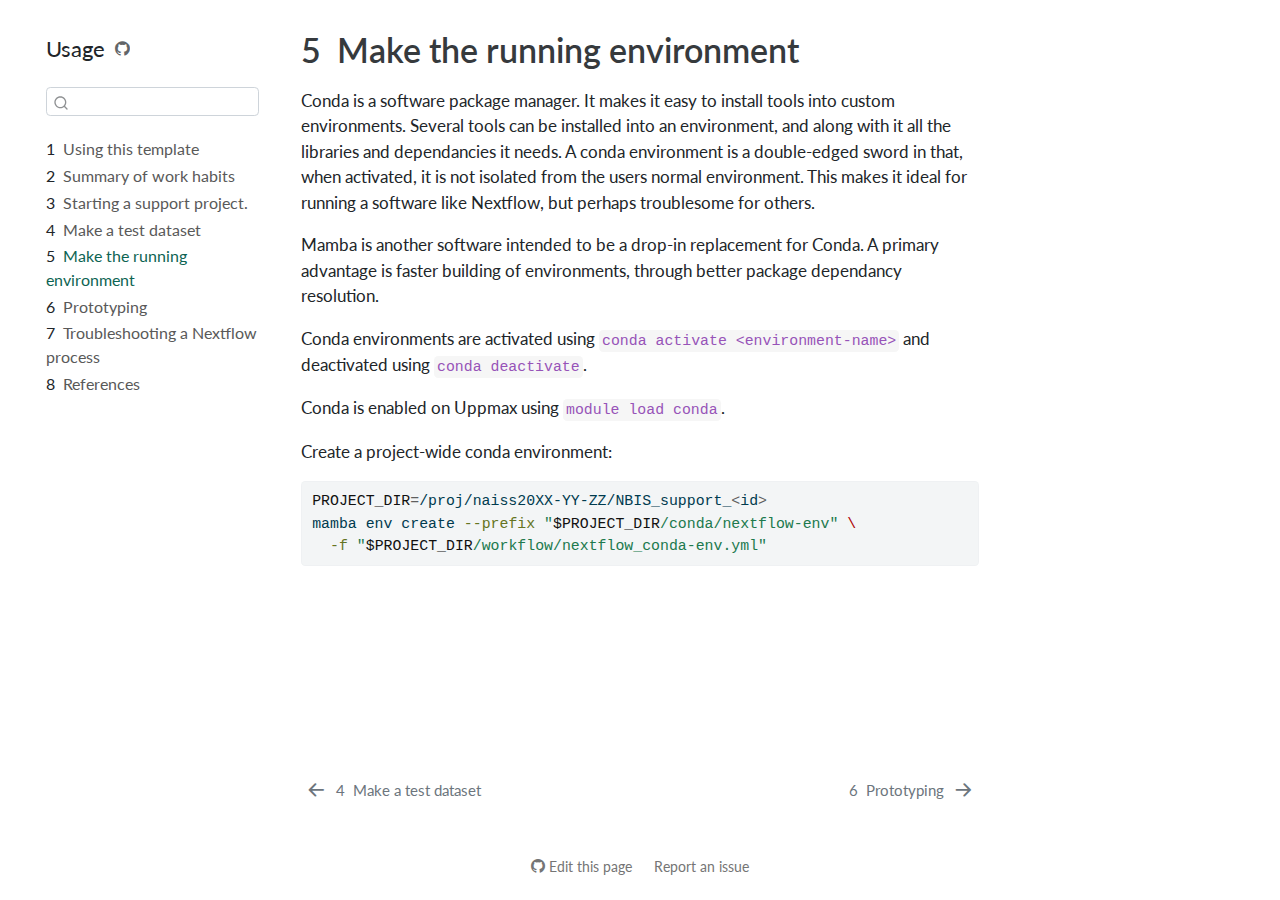
<file: computation_environment.html>
<!DOCTYPE html>
<html xmlns="http://www.w3.org/1999/xhtml" lang="en" xml:lang="en"><head>

<meta charset="utf-8">
<meta name="generator" content="quarto-1.3.450">

<meta name="viewport" content="width=device-width, initial-scale=1.0, user-scalable=yes">


<title>How to use this template - 5&nbsp; Make the running environment</title>
<style>
code{white-space: pre-wrap;}
span.smallcaps{font-variant: small-caps;}
div.columns{display: flex; gap: min(4vw, 1.5em);}
div.column{flex: auto; overflow-x: auto;}
div.hanging-indent{margin-left: 1.5em; text-indent: -1.5em;}
ul.task-list{list-style: none;}
ul.task-list li input[type="checkbox"] {
  width: 0.8em;
  margin: 0 0.8em 0.2em -1em; /* quarto-specific, see https://github.com/quarto-dev/quarto-cli/issues/4556 */ 
  vertical-align: middle;
}
/* CSS for syntax highlighting */
pre > code.sourceCode { white-space: pre; position: relative; }
pre > code.sourceCode > span { display: inline-block; line-height: 1.25; }
pre > code.sourceCode > span:empty { height: 1.2em; }
.sourceCode { overflow: visible; }
code.sourceCode > span { color: inherit; text-decoration: inherit; }
div.sourceCode { margin: 1em 0; }
pre.sourceCode { margin: 0; }
@media screen {
div.sourceCode { overflow: auto; }
}
@media print {
pre > code.sourceCode { white-space: pre-wrap; }
pre > code.sourceCode > span { text-indent: -5em; padding-left: 5em; }
}
pre.numberSource code
  { counter-reset: source-line 0; }
pre.numberSource code > span
  { position: relative; left: -4em; counter-increment: source-line; }
pre.numberSource code > span > a:first-child::before
  { content: counter(source-line);
    position: relative; left: -1em; text-align: right; vertical-align: baseline;
    border: none; display: inline-block;
    -webkit-touch-callout: none; -webkit-user-select: none;
    -khtml-user-select: none; -moz-user-select: none;
    -ms-user-select: none; user-select: none;
    padding: 0 4px; width: 4em;
  }
pre.numberSource { margin-left: 3em;  padding-left: 4px; }
div.sourceCode
  {   }
@media screen {
pre > code.sourceCode > span > a:first-child::before { text-decoration: underline; }
}
</style>


<script src="site_libs/quarto-nav/quarto-nav.js"></script>
<script src="site_libs/quarto-nav/headroom.min.js"></script>
<script src="site_libs/clipboard/clipboard.min.js"></script>
<script src="site_libs/quarto-search/autocomplete.umd.js"></script>
<script src="site_libs/quarto-search/fuse.min.js"></script>
<script src="site_libs/quarto-search/quarto-search.js"></script>
<meta name="quarto:offset" content="./">
<link href="./prototyping.html" rel="next">
<link href="./test_dataset.html" rel="prev">
<script src="site_libs/quarto-html/quarto.js"></script>
<script src="site_libs/quarto-html/popper.min.js"></script>
<script src="site_libs/quarto-html/tippy.umd.min.js"></script>
<script src="site_libs/quarto-html/anchor.min.js"></script>
<link href="site_libs/quarto-html/tippy.css" rel="stylesheet">
<link href="site_libs/quarto-html/quarto-syntax-highlighting.css" rel="stylesheet" id="quarto-text-highlighting-styles">
<script src="site_libs/bootstrap/bootstrap.min.js"></script>
<link href="site_libs/bootstrap/bootstrap-icons.css" rel="stylesheet">
<link href="site_libs/bootstrap/bootstrap.min.css" rel="stylesheet" id="quarto-bootstrap" data-mode="light">
<script id="quarto-search-options" type="application/json">{
  "location": "sidebar",
  "copy-button": false,
  "collapse-after": 3,
  "panel-placement": "start",
  "type": "textbox",
  "limit": 20,
  "language": {
    "search-no-results-text": "No results",
    "search-matching-documents-text": "matching documents",
    "search-copy-link-title": "Copy link to search",
    "search-hide-matches-text": "Hide additional matches",
    "search-more-match-text": "more match in this document",
    "search-more-matches-text": "more matches in this document",
    "search-clear-button-title": "Clear",
    "search-detached-cancel-button-title": "Cancel",
    "search-submit-button-title": "Submit",
    "search-label": "Search"
  }
}</script>


<link rel="stylesheet" href="styles.css">
</head>

<body class="nav-sidebar floating">

<div id="quarto-search-results"></div>
  <header id="quarto-header" class="headroom fixed-top">
  <nav class="quarto-secondary-nav">
    <div class="container-fluid d-flex">
      <button type="button" class="quarto-btn-toggle btn" data-bs-toggle="collapse" data-bs-target="#quarto-sidebar,#quarto-sidebar-glass" aria-controls="quarto-sidebar" aria-expanded="false" aria-label="Toggle sidebar navigation" onclick="if (window.quartoToggleHeadroom) { window.quartoToggleHeadroom(); }">
        <i class="bi bi-layout-text-sidebar-reverse"></i>
      </button>
      <nav class="quarto-page-breadcrumbs" aria-label="breadcrumb"><ol class="breadcrumb"><li class="breadcrumb-item"><a href="./computation_environment.html"><span class="chapter-number">5</span>&nbsp; <span class="chapter-title">Make the running environment</span></a></li></ol></nav>
      <a class="flex-grow-1" role="button" data-bs-toggle="collapse" data-bs-target="#quarto-sidebar,#quarto-sidebar-glass" aria-controls="quarto-sidebar" aria-expanded="false" aria-label="Toggle sidebar navigation" onclick="if (window.quartoToggleHeadroom) { window.quartoToggleHeadroom(); }">      
      </a>
      <button type="button" class="btn quarto-search-button" aria-label="" onclick="window.quartoOpenSearch();">
        <i class="bi bi-search"></i>
      </button>
    </div>
  </nav>
</header>
<!-- content -->
<div id="quarto-content" class="quarto-container page-columns page-rows-contents page-layout-article">
<!-- sidebar -->
  <nav id="quarto-sidebar" class="sidebar collapse collapse-horizontal sidebar-navigation floating overflow-auto">
    <div class="pt-lg-2 mt-2 text-left sidebar-header">
    <div class="sidebar-title mb-0 py-0">
      <a href="./">Usage</a> 
        <div class="sidebar-tools-main">
    <a href="https://github.com/mahesh-panchal/NBIS_project_template/tree/main/docs/how-to/" rel="" title="Source Code" class="quarto-navigation-tool px-1" aria-label="Source Code"><i class="bi bi-github"></i></a>
</div>
    </div>
      </div>
        <div class="mt-2 flex-shrink-0 align-items-center">
        <div class="sidebar-search">
        <div id="quarto-search" class="" title="Search"></div>
        </div>
        </div>
    <div class="sidebar-menu-container"> 
    <ul class="list-unstyled mt-1">
        <li class="sidebar-item">
  <div class="sidebar-item-container"> 
  <a href="./index.html" class="sidebar-item-text sidebar-link">
 <span class="menu-text"><span class="chapter-number">1</span>&nbsp; <span class="chapter-title">Using this template</span></span></a>
  </div>
</li>
        <li class="sidebar-item">
  <div class="sidebar-item-container"> 
  <a href="./working_habits.html" class="sidebar-item-text sidebar-link">
 <span class="menu-text"><span class="chapter-number">2</span>&nbsp; <span class="chapter-title">Summary of work habits</span></span></a>
  </div>
</li>
        <li class="sidebar-item">
  <div class="sidebar-item-container"> 
  <a href="./starting_steps.html" class="sidebar-item-text sidebar-link">
 <span class="menu-text"><span class="chapter-number">3</span>&nbsp; <span class="chapter-title">Starting a support project.</span></span></a>
  </div>
</li>
        <li class="sidebar-item">
  <div class="sidebar-item-container"> 
  <a href="./test_dataset.html" class="sidebar-item-text sidebar-link">
 <span class="menu-text"><span class="chapter-number">4</span>&nbsp; <span class="chapter-title">Make a test dataset</span></span></a>
  </div>
</li>
        <li class="sidebar-item">
  <div class="sidebar-item-container"> 
  <a href="./computation_environment.html" class="sidebar-item-text sidebar-link active">
 <span class="menu-text"><span class="chapter-number">5</span>&nbsp; <span class="chapter-title">Make the running environment</span></span></a>
  </div>
</li>
        <li class="sidebar-item">
  <div class="sidebar-item-container"> 
  <a href="./prototyping.html" class="sidebar-item-text sidebar-link">
 <span class="menu-text"><span class="chapter-number">6</span>&nbsp; <span class="chapter-title">Prototyping</span></span></a>
  </div>
</li>
        <li class="sidebar-item">
  <div class="sidebar-item-container"> 
  <a href="./troubleshooting.html" class="sidebar-item-text sidebar-link">
 <span class="menu-text"><span class="chapter-number">7</span>&nbsp; <span class="chapter-title">Troubleshooting a Nextflow process</span></span></a>
  </div>
</li>
        <li class="sidebar-item">
  <div class="sidebar-item-container"> 
  <a href="./references.html" class="sidebar-item-text sidebar-link">
 <span class="menu-text"><span class="chapter-number">8</span>&nbsp; <span class="chapter-title">References</span></span></a>
  </div>
</li>
    </ul>
    </div>
</nav>
<div id="quarto-sidebar-glass" data-bs-toggle="collapse" data-bs-target="#quarto-sidebar,#quarto-sidebar-glass"></div>
<!-- margin-sidebar -->
    <div id="quarto-margin-sidebar" class="sidebar margin-sidebar">
        
    </div>
<!-- main -->
<main class="content" id="quarto-document-content">

<header id="title-block-header" class="quarto-title-block default">
<div class="quarto-title">
<h1 class="title"><span class="chapter-number">5</span>&nbsp; <span class="chapter-title">Make the running environment</span></h1>
</div>



<div class="quarto-title-meta">

    
  
    
  </div>
  

</header>

<p>Conda is a software package manager. It makes it easy to install tools into custom environments. Several tools can be installed into an environment, and along with it all the libraries and dependancies it needs. A conda environment is a double-edged sword in that, when activated, it is not isolated from the users normal environment. This makes it ideal for running a software like Nextflow, but perhaps troublesome for others.</p>
<p>Mamba is another software intended to be a drop-in replacement for Conda. A primary advantage is faster building of environments, through better package dependancy resolution.</p>
<p>Conda environments are activated using <code>conda activate &lt;environment-name&gt;</code> and deactivated using <code>conda deactivate</code>.</p>
<p>Conda is enabled on Uppmax using <code>module load conda</code>.</p>
<p>Create a project-wide conda environment:</p>
<div class="sourceCode" id="cb1"><pre class="sourceCode bash code-with-copy"><code class="sourceCode bash"><span id="cb1-1"><a href="#cb1-1" aria-hidden="true" tabindex="-1"></a><span class="va">PROJECT_DIR</span><span class="op">=</span>/proj/naiss20XX-YY-ZZ/NBIS_support_<span class="op">&lt;</span>id<span class="op">&gt;</span></span>
<span id="cb1-2"><a href="#cb1-2" aria-hidden="true" tabindex="-1"></a><span class="ex">mamba</span> env create <span class="at">--prefix</span> <span class="st">"</span><span class="va">$PROJECT_DIR</span><span class="st">/conda/nextflow-env"</span> <span class="dt">\</span></span>
<span id="cb1-3"><a href="#cb1-3" aria-hidden="true" tabindex="-1"></a>  <span class="at">-f</span> <span class="st">"</span><span class="va">$PROJECT_DIR</span><span class="st">/workflow/nextflow_conda-env.yml"</span></span></code><button title="Copy to Clipboard" class="code-copy-button"><i class="bi"></i></button></pre></div>



</main> <!-- /main -->
<script id="quarto-html-after-body" type="application/javascript">
window.document.addEventListener("DOMContentLoaded", function (event) {
  const toggleBodyColorMode = (bsSheetEl) => {
    const mode = bsSheetEl.getAttribute("data-mode");
    const bodyEl = window.document.querySelector("body");
    if (mode === "dark") {
      bodyEl.classList.add("quarto-dark");
      bodyEl.classList.remove("quarto-light");
    } else {
      bodyEl.classList.add("quarto-light");
      bodyEl.classList.remove("quarto-dark");
    }
  }
  const toggleBodyColorPrimary = () => {
    const bsSheetEl = window.document.querySelector("link#quarto-bootstrap");
    if (bsSheetEl) {
      toggleBodyColorMode(bsSheetEl);
    }
  }
  toggleBodyColorPrimary();  
  const icon = "";
  const anchorJS = new window.AnchorJS();
  anchorJS.options = {
    placement: 'right',
    icon: icon
  };
  anchorJS.add('.anchored');
  const isCodeAnnotation = (el) => {
    for (const clz of el.classList) {
      if (clz.startsWith('code-annotation-')) {                     
        return true;
      }
    }
    return false;
  }
  const clipboard = new window.ClipboardJS('.code-copy-button', {
    text: function(trigger) {
      const codeEl = trigger.previousElementSibling.cloneNode(true);
      for (const childEl of codeEl.children) {
        if (isCodeAnnotation(childEl)) {
          childEl.remove();
        }
      }
      return codeEl.innerText;
    }
  });
  clipboard.on('success', function(e) {
    // button target
    const button = e.trigger;
    // don't keep focus
    button.blur();
    // flash "checked"
    button.classList.add('code-copy-button-checked');
    var currentTitle = button.getAttribute("title");
    button.setAttribute("title", "Copied!");
    let tooltip;
    if (window.bootstrap) {
      button.setAttribute("data-bs-toggle", "tooltip");
      button.setAttribute("data-bs-placement", "left");
      button.setAttribute("data-bs-title", "Copied!");
      tooltip = new bootstrap.Tooltip(button, 
        { trigger: "manual", 
          customClass: "code-copy-button-tooltip",
          offset: [0, -8]});
      tooltip.show();    
    }
    setTimeout(function() {
      if (tooltip) {
        tooltip.hide();
        button.removeAttribute("data-bs-title");
        button.removeAttribute("data-bs-toggle");
        button.removeAttribute("data-bs-placement");
      }
      button.setAttribute("title", currentTitle);
      button.classList.remove('code-copy-button-checked');
    }, 1000);
    // clear code selection
    e.clearSelection();
  });
  function tippyHover(el, contentFn) {
    const config = {
      allowHTML: true,
      content: contentFn,
      maxWidth: 500,
      delay: 100,
      arrow: false,
      appendTo: function(el) {
          return el.parentElement;
      },
      interactive: true,
      interactiveBorder: 10,
      theme: 'quarto',
      placement: 'bottom-start'
    };
    window.tippy(el, config); 
  }
  const noterefs = window.document.querySelectorAll('a[role="doc-noteref"]');
  for (var i=0; i<noterefs.length; i++) {
    const ref = noterefs[i];
    tippyHover(ref, function() {
      // use id or data attribute instead here
      let href = ref.getAttribute('data-footnote-href') || ref.getAttribute('href');
      try { href = new URL(href).hash; } catch {}
      const id = href.replace(/^#\/?/, "");
      const note = window.document.getElementById(id);
      return note.innerHTML;
    });
  }
      let selectedAnnoteEl;
      const selectorForAnnotation = ( cell, annotation) => {
        let cellAttr = 'data-code-cell="' + cell + '"';
        let lineAttr = 'data-code-annotation="' +  annotation + '"';
        const selector = 'span[' + cellAttr + '][' + lineAttr + ']';
        return selector;
      }
      const selectCodeLines = (annoteEl) => {
        const doc = window.document;
        const targetCell = annoteEl.getAttribute("data-target-cell");
        const targetAnnotation = annoteEl.getAttribute("data-target-annotation");
        const annoteSpan = window.document.querySelector(selectorForAnnotation(targetCell, targetAnnotation));
        const lines = annoteSpan.getAttribute("data-code-lines").split(",");
        const lineIds = lines.map((line) => {
          return targetCell + "-" + line;
        })
        let top = null;
        let height = null;
        let parent = null;
        if (lineIds.length > 0) {
            //compute the position of the single el (top and bottom and make a div)
            const el = window.document.getElementById(lineIds[0]);
            top = el.offsetTop;
            height = el.offsetHeight;
            parent = el.parentElement.parentElement;
          if (lineIds.length > 1) {
            const lastEl = window.document.getElementById(lineIds[lineIds.length - 1]);
            const bottom = lastEl.offsetTop + lastEl.offsetHeight;
            height = bottom - top;
          }
          if (top !== null && height !== null && parent !== null) {
            // cook up a div (if necessary) and position it 
            let div = window.document.getElementById("code-annotation-line-highlight");
            if (div === null) {
              div = window.document.createElement("div");
              div.setAttribute("id", "code-annotation-line-highlight");
              div.style.position = 'absolute';
              parent.appendChild(div);
            }
            div.style.top = top - 2 + "px";
            div.style.height = height + 4 + "px";
            let gutterDiv = window.document.getElementById("code-annotation-line-highlight-gutter");
            if (gutterDiv === null) {
              gutterDiv = window.document.createElement("div");
              gutterDiv.setAttribute("id", "code-annotation-line-highlight-gutter");
              gutterDiv.style.position = 'absolute';
              const codeCell = window.document.getElementById(targetCell);
              const gutter = codeCell.querySelector('.code-annotation-gutter');
              gutter.appendChild(gutterDiv);
            }
            gutterDiv.style.top = top - 2 + "px";
            gutterDiv.style.height = height + 4 + "px";
          }
          selectedAnnoteEl = annoteEl;
        }
      };
      const unselectCodeLines = () => {
        const elementsIds = ["code-annotation-line-highlight", "code-annotation-line-highlight-gutter"];
        elementsIds.forEach((elId) => {
          const div = window.document.getElementById(elId);
          if (div) {
            div.remove();
          }
        });
        selectedAnnoteEl = undefined;
      };
      // Attach click handler to the DT
      const annoteDls = window.document.querySelectorAll('dt[data-target-cell]');
      for (const annoteDlNode of annoteDls) {
        annoteDlNode.addEventListener('click', (event) => {
          const clickedEl = event.target;
          if (clickedEl !== selectedAnnoteEl) {
            unselectCodeLines();
            const activeEl = window.document.querySelector('dt[data-target-cell].code-annotation-active');
            if (activeEl) {
              activeEl.classList.remove('code-annotation-active');
            }
            selectCodeLines(clickedEl);
            clickedEl.classList.add('code-annotation-active');
          } else {
            // Unselect the line
            unselectCodeLines();
            clickedEl.classList.remove('code-annotation-active');
          }
        });
      }
  const findCites = (el) => {
    const parentEl = el.parentElement;
    if (parentEl) {
      const cites = parentEl.dataset.cites;
      if (cites) {
        return {
          el,
          cites: cites.split(' ')
        };
      } else {
        return findCites(el.parentElement)
      }
    } else {
      return undefined;
    }
  };
  var bibliorefs = window.document.querySelectorAll('a[role="doc-biblioref"]');
  for (var i=0; i<bibliorefs.length; i++) {
    const ref = bibliorefs[i];
    const citeInfo = findCites(ref);
    if (citeInfo) {
      tippyHover(citeInfo.el, function() {
        var popup = window.document.createElement('div');
        citeInfo.cites.forEach(function(cite) {
          var citeDiv = window.document.createElement('div');
          citeDiv.classList.add('hanging-indent');
          citeDiv.classList.add('csl-entry');
          var biblioDiv = window.document.getElementById('ref-' + cite);
          if (biblioDiv) {
            citeDiv.innerHTML = biblioDiv.innerHTML;
          }
          popup.appendChild(citeDiv);
        });
        return popup.innerHTML;
      });
    }
  }
});
</script>
<nav class="page-navigation">
  <div class="nav-page nav-page-previous">
      <a href="./test_dataset.html" class="pagination-link">
        <i class="bi bi-arrow-left-short"></i> <span class="nav-page-text"><span class="chapter-number">4</span>&nbsp; <span class="chapter-title">Make a test dataset</span></span>
      </a>          
  </div>
  <div class="nav-page nav-page-next">
      <a href="./prototyping.html" class="pagination-link">
        <span class="nav-page-text"><span class="chapter-number">6</span>&nbsp; <span class="chapter-title">Prototyping</span></span> <i class="bi bi-arrow-right-short"></i>
      </a>
  </div>
</nav>
</div> <!-- /content -->



<footer class="footer"><div class="nav-footer"><div class="nav-footer-center"><div class="toc-actions"><div><i class="bi bi-github"></i></div><div class="action-links"><p><a href="https://github.com/mahesh-panchal/NBIS_project_template/edit/main/docs/how-to/computation_environment.qmd" class="toc-action">Edit this page</a></p><p><a href="https://github.com/mahesh-panchal/NBIS_project_template/issues/new" class="toc-action">Report an issue</a></p></div></div></div></div></footer></body></html>
</file>
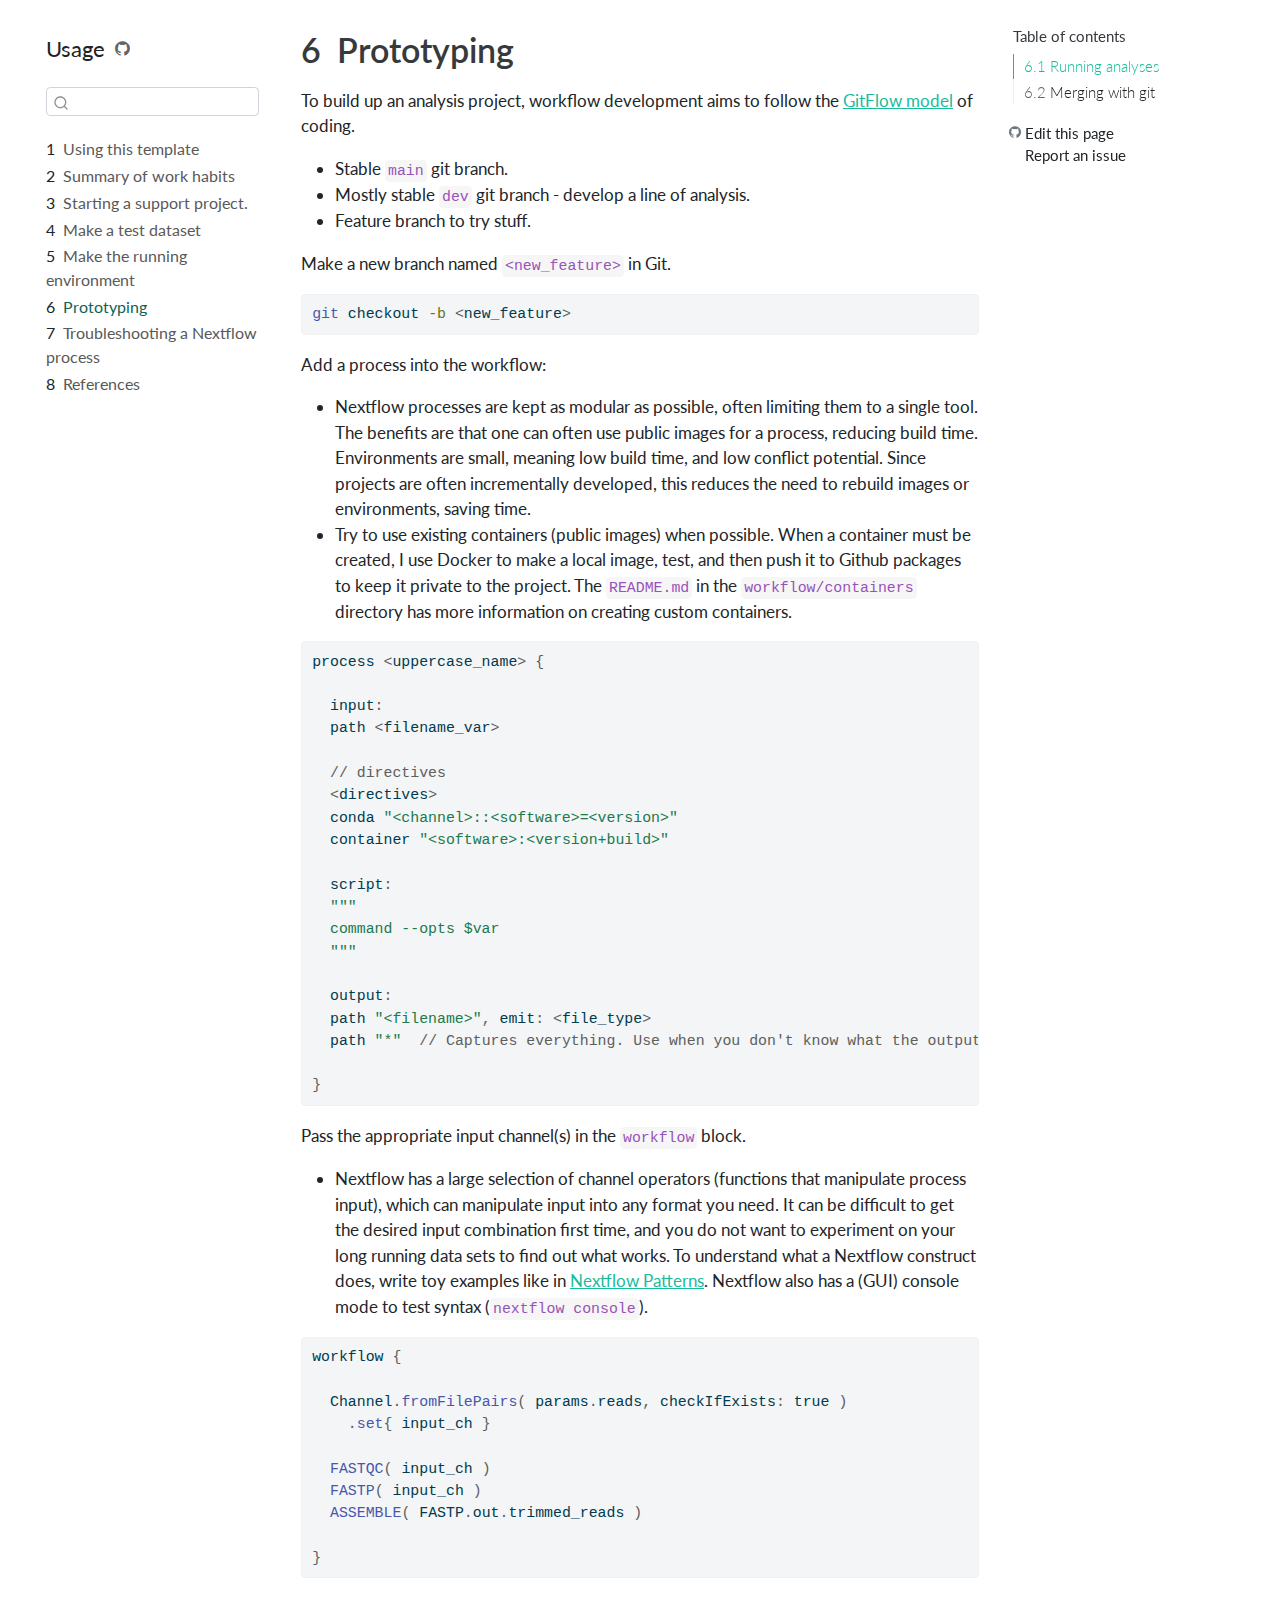
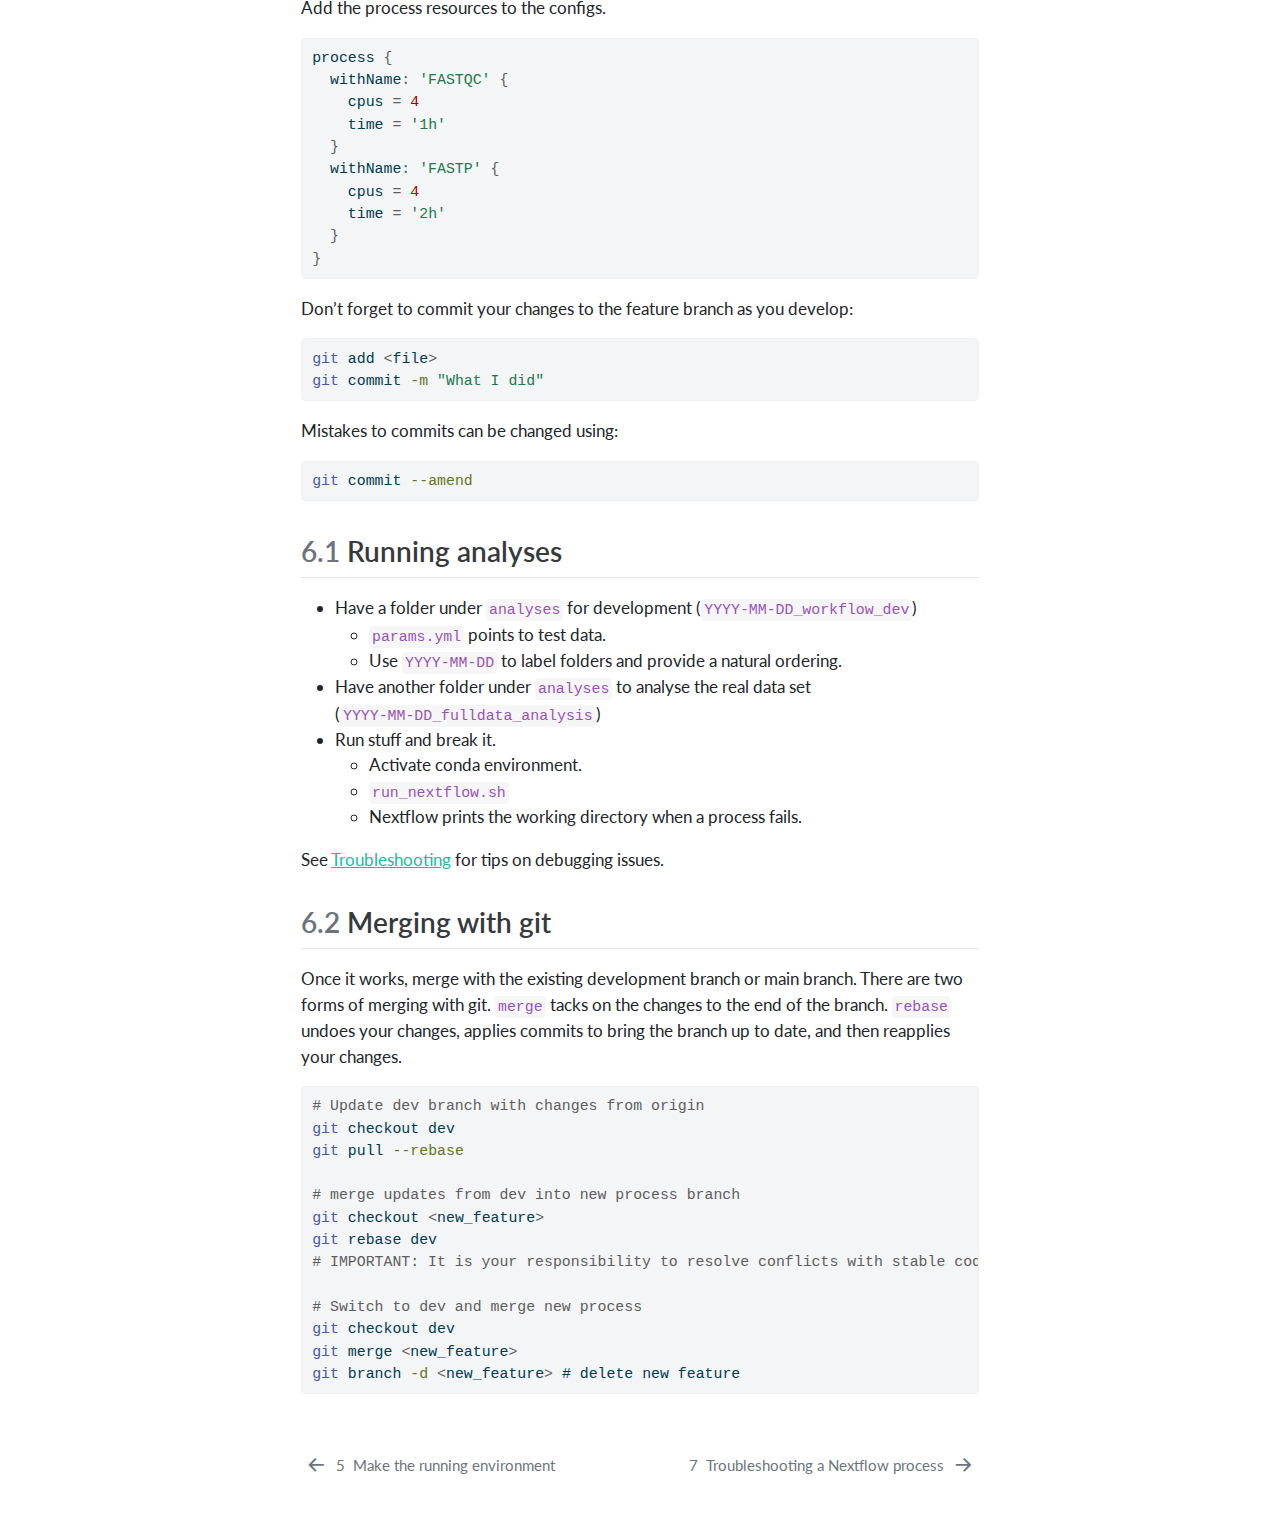
<file: prototyping.html>
<!DOCTYPE html>
<html xmlns="http://www.w3.org/1999/xhtml" lang="en" xml:lang="en"><head>

<meta charset="utf-8">
<meta name="generator" content="quarto-1.3.450">

<meta name="viewport" content="width=device-width, initial-scale=1.0, user-scalable=yes">


<title>How to use this template - 6&nbsp; Prototyping</title>
<style>
code{white-space: pre-wrap;}
span.smallcaps{font-variant: small-caps;}
div.columns{display: flex; gap: min(4vw, 1.5em);}
div.column{flex: auto; overflow-x: auto;}
div.hanging-indent{margin-left: 1.5em; text-indent: -1.5em;}
ul.task-list{list-style: none;}
ul.task-list li input[type="checkbox"] {
  width: 0.8em;
  margin: 0 0.8em 0.2em -1em; /* quarto-specific, see https://github.com/quarto-dev/quarto-cli/issues/4556 */ 
  vertical-align: middle;
}
/* CSS for syntax highlighting */
pre > code.sourceCode { white-space: pre; position: relative; }
pre > code.sourceCode > span { display: inline-block; line-height: 1.25; }
pre > code.sourceCode > span:empty { height: 1.2em; }
.sourceCode { overflow: visible; }
code.sourceCode > span { color: inherit; text-decoration: inherit; }
div.sourceCode { margin: 1em 0; }
pre.sourceCode { margin: 0; }
@media screen {
div.sourceCode { overflow: auto; }
}
@media print {
pre > code.sourceCode { white-space: pre-wrap; }
pre > code.sourceCode > span { text-indent: -5em; padding-left: 5em; }
}
pre.numberSource code
  { counter-reset: source-line 0; }
pre.numberSource code > span
  { position: relative; left: -4em; counter-increment: source-line; }
pre.numberSource code > span > a:first-child::before
  { content: counter(source-line);
    position: relative; left: -1em; text-align: right; vertical-align: baseline;
    border: none; display: inline-block;
    -webkit-touch-callout: none; -webkit-user-select: none;
    -khtml-user-select: none; -moz-user-select: none;
    -ms-user-select: none; user-select: none;
    padding: 0 4px; width: 4em;
  }
pre.numberSource { margin-left: 3em;  padding-left: 4px; }
div.sourceCode
  {   }
@media screen {
pre > code.sourceCode > span > a:first-child::before { text-decoration: underline; }
}
</style>


<script src="site_libs/quarto-nav/quarto-nav.js"></script>
<script src="site_libs/quarto-nav/headroom.min.js"></script>
<script src="site_libs/clipboard/clipboard.min.js"></script>
<script src="site_libs/quarto-search/autocomplete.umd.js"></script>
<script src="site_libs/quarto-search/fuse.min.js"></script>
<script src="site_libs/quarto-search/quarto-search.js"></script>
<meta name="quarto:offset" content="./">
<link href="./troubleshooting.html" rel="next">
<link href="./computation_environment.html" rel="prev">
<script src="site_libs/quarto-html/quarto.js"></script>
<script src="site_libs/quarto-html/popper.min.js"></script>
<script src="site_libs/quarto-html/tippy.umd.min.js"></script>
<script src="site_libs/quarto-html/anchor.min.js"></script>
<link href="site_libs/quarto-html/tippy.css" rel="stylesheet">
<link href="site_libs/quarto-html/quarto-syntax-highlighting.css" rel="stylesheet" id="quarto-text-highlighting-styles">
<script src="site_libs/bootstrap/bootstrap.min.js"></script>
<link href="site_libs/bootstrap/bootstrap-icons.css" rel="stylesheet">
<link href="site_libs/bootstrap/bootstrap.min.css" rel="stylesheet" id="quarto-bootstrap" data-mode="light">
<script id="quarto-search-options" type="application/json">{
  "location": "sidebar",
  "copy-button": false,
  "collapse-after": 3,
  "panel-placement": "start",
  "type": "textbox",
  "limit": 20,
  "language": {
    "search-no-results-text": "No results",
    "search-matching-documents-text": "matching documents",
    "search-copy-link-title": "Copy link to search",
    "search-hide-matches-text": "Hide additional matches",
    "search-more-match-text": "more match in this document",
    "search-more-matches-text": "more matches in this document",
    "search-clear-button-title": "Clear",
    "search-detached-cancel-button-title": "Cancel",
    "search-submit-button-title": "Submit",
    "search-label": "Search"
  }
}</script>


<link rel="stylesheet" href="styles.css">
</head>

<body class="nav-sidebar floating">

<div id="quarto-search-results"></div>
  <header id="quarto-header" class="headroom fixed-top">
  <nav class="quarto-secondary-nav">
    <div class="container-fluid d-flex">
      <button type="button" class="quarto-btn-toggle btn" data-bs-toggle="collapse" data-bs-target="#quarto-sidebar,#quarto-sidebar-glass" aria-controls="quarto-sidebar" aria-expanded="false" aria-label="Toggle sidebar navigation" onclick="if (window.quartoToggleHeadroom) { window.quartoToggleHeadroom(); }">
        <i class="bi bi-layout-text-sidebar-reverse"></i>
      </button>
      <nav class="quarto-page-breadcrumbs" aria-label="breadcrumb"><ol class="breadcrumb"><li class="breadcrumb-item"><a href="./prototyping.html"><span class="chapter-number">6</span>&nbsp; <span class="chapter-title">Prototyping</span></a></li></ol></nav>
      <a class="flex-grow-1" role="button" data-bs-toggle="collapse" data-bs-target="#quarto-sidebar,#quarto-sidebar-glass" aria-controls="quarto-sidebar" aria-expanded="false" aria-label="Toggle sidebar navigation" onclick="if (window.quartoToggleHeadroom) { window.quartoToggleHeadroom(); }">      
      </a>
      <button type="button" class="btn quarto-search-button" aria-label="" onclick="window.quartoOpenSearch();">
        <i class="bi bi-search"></i>
      </button>
    </div>
  </nav>
</header>
<!-- content -->
<div id="quarto-content" class="quarto-container page-columns page-rows-contents page-layout-article">
<!-- sidebar -->
  <nav id="quarto-sidebar" class="sidebar collapse collapse-horizontal sidebar-navigation floating overflow-auto">
    <div class="pt-lg-2 mt-2 text-left sidebar-header">
    <div class="sidebar-title mb-0 py-0">
      <a href="./">Usage</a> 
        <div class="sidebar-tools-main">
    <a href="https://github.com/mahesh-panchal/NBIS_project_template/tree/main/docs/how-to/" rel="" title="Source Code" class="quarto-navigation-tool px-1" aria-label="Source Code"><i class="bi bi-github"></i></a>
</div>
    </div>
      </div>
        <div class="mt-2 flex-shrink-0 align-items-center">
        <div class="sidebar-search">
        <div id="quarto-search" class="" title="Search"></div>
        </div>
        </div>
    <div class="sidebar-menu-container"> 
    <ul class="list-unstyled mt-1">
        <li class="sidebar-item">
  <div class="sidebar-item-container"> 
  <a href="./index.html" class="sidebar-item-text sidebar-link">
 <span class="menu-text"><span class="chapter-number">1</span>&nbsp; <span class="chapter-title">Using this template</span></span></a>
  </div>
</li>
        <li class="sidebar-item">
  <div class="sidebar-item-container"> 
  <a href="./working_habits.html" class="sidebar-item-text sidebar-link">
 <span class="menu-text"><span class="chapter-number">2</span>&nbsp; <span class="chapter-title">Summary of work habits</span></span></a>
  </div>
</li>
        <li class="sidebar-item">
  <div class="sidebar-item-container"> 
  <a href="./starting_steps.html" class="sidebar-item-text sidebar-link">
 <span class="menu-text"><span class="chapter-number">3</span>&nbsp; <span class="chapter-title">Starting a support project.</span></span></a>
  </div>
</li>
        <li class="sidebar-item">
  <div class="sidebar-item-container"> 
  <a href="./test_dataset.html" class="sidebar-item-text sidebar-link">
 <span class="menu-text"><span class="chapter-number">4</span>&nbsp; <span class="chapter-title">Make a test dataset</span></span></a>
  </div>
</li>
        <li class="sidebar-item">
  <div class="sidebar-item-container"> 
  <a href="./computation_environment.html" class="sidebar-item-text sidebar-link">
 <span class="menu-text"><span class="chapter-number">5</span>&nbsp; <span class="chapter-title">Make the running environment</span></span></a>
  </div>
</li>
        <li class="sidebar-item">
  <div class="sidebar-item-container"> 
  <a href="./prototyping.html" class="sidebar-item-text sidebar-link active">
 <span class="menu-text"><span class="chapter-number">6</span>&nbsp; <span class="chapter-title">Prototyping</span></span></a>
  </div>
</li>
        <li class="sidebar-item">
  <div class="sidebar-item-container"> 
  <a href="./troubleshooting.html" class="sidebar-item-text sidebar-link">
 <span class="menu-text"><span class="chapter-number">7</span>&nbsp; <span class="chapter-title">Troubleshooting a Nextflow process</span></span></a>
  </div>
</li>
        <li class="sidebar-item">
  <div class="sidebar-item-container"> 
  <a href="./references.html" class="sidebar-item-text sidebar-link">
 <span class="menu-text"><span class="chapter-number">8</span>&nbsp; <span class="chapter-title">References</span></span></a>
  </div>
</li>
    </ul>
    </div>
</nav>
<div id="quarto-sidebar-glass" data-bs-toggle="collapse" data-bs-target="#quarto-sidebar,#quarto-sidebar-glass"></div>
<!-- margin-sidebar -->
    <div id="quarto-margin-sidebar" class="sidebar margin-sidebar">
        <nav id="TOC" role="doc-toc" class="toc-active">
    <h2 id="toc-title">Table of contents</h2>
   
  <ul>
  <li><a href="#running-analyses" id="toc-running-analyses" class="nav-link active" data-scroll-target="#running-analyses"><span class="header-section-number">6.1</span> Running analyses</a></li>
  <li><a href="#merging-with-git" id="toc-merging-with-git" class="nav-link" data-scroll-target="#merging-with-git"><span class="header-section-number">6.2</span> Merging with git</a></li>
  </ul>
<div class="toc-actions"><div><i class="bi bi-github"></i></div><div class="action-links"><p><a href="https://github.com/mahesh-panchal/NBIS_project_template/edit/main/docs/how-to/prototyping.qmd" class="toc-action">Edit this page</a></p><p><a href="https://github.com/mahesh-panchal/NBIS_project_template/issues/new" class="toc-action">Report an issue</a></p></div></div></nav>
    </div>
<!-- main -->
<main class="content" id="quarto-document-content">

<header id="title-block-header" class="quarto-title-block default">
<div class="quarto-title">
<h1 class="title"><span class="chapter-number">6</span>&nbsp; <span class="chapter-title">Prototyping</span></h1>
</div>



<div class="quarto-title-meta">

    
  
    
  </div>
  

</header>

<p>To build up an analysis project, workflow development aims to follow the <a href="http://datasift.github.io/gitflow/IntroducingGitFlow.html">GitFlow model</a> of coding.</p>
<ul>
<li>Stable <code>main</code> git branch.</li>
<li>Mostly stable <code>dev</code> git branch - develop a line of analysis.</li>
<li>Feature branch to try stuff.</li>
</ul>
<p>Make a new branch named <code>&lt;new_feature&gt;</code> in Git.</p>
<div class="sourceCode" id="cb1"><pre class="sourceCode bash code-with-copy"><code class="sourceCode bash"><span id="cb1-1"><a href="#cb1-1" aria-hidden="true" tabindex="-1"></a><span class="fu">git</span> checkout <span class="at">-b</span> <span class="op">&lt;</span>new_feature<span class="op">&gt;</span></span></code><button title="Copy to Clipboard" class="code-copy-button"><i class="bi"></i></button></pre></div>
<p>Add a process into the workflow:</p>
<ul>
<li>Nextflow processes are kept as modular as possible, often limiting them to a single tool. The benefits are that one can often use public images for a process, reducing build time. Environments are small, meaning low build time, and low conflict potential. Since projects are often incrementally developed, this reduces the need to rebuild images or environments, saving time.</li>
<li>Try to use existing containers (public images) when possible. When a container must be created, I use Docker to make a local image, test, and then push it to Github packages to keep it private to the project. The <code>README.md</code> in the <code>workflow/containers</code> directory has more information on creating custom containers.</li>
</ul>
<div class="sourceCode" id="cb2"><pre class="sourceCode groovy code-with-copy"><code class="sourceCode groovy"><span id="cb2-1"><a href="#cb2-1" aria-hidden="true" tabindex="-1"></a>process <span class="op">&lt;</span>uppercase_name<span class="op">&gt;</span> <span class="op">{</span></span>
<span id="cb2-2"><a href="#cb2-2" aria-hidden="true" tabindex="-1"></a></span>
<span id="cb2-3"><a href="#cb2-3" aria-hidden="true" tabindex="-1"></a>  input<span class="op">:</span></span>
<span id="cb2-4"><a href="#cb2-4" aria-hidden="true" tabindex="-1"></a>  path <span class="op">&lt;</span>filename_var<span class="op">&gt;</span></span>
<span id="cb2-5"><a href="#cb2-5" aria-hidden="true" tabindex="-1"></a></span>
<span id="cb2-6"><a href="#cb2-6" aria-hidden="true" tabindex="-1"></a>  <span class="co">// directives</span></span>
<span id="cb2-7"><a href="#cb2-7" aria-hidden="true" tabindex="-1"></a>  <span class="op">&lt;</span>directives<span class="op">&gt;</span></span>
<span id="cb2-8"><a href="#cb2-8" aria-hidden="true" tabindex="-1"></a>  conda <span class="st">"&lt;channel&gt;::&lt;software&gt;=&lt;version&gt;"</span></span>
<span id="cb2-9"><a href="#cb2-9" aria-hidden="true" tabindex="-1"></a>  container <span class="st">"&lt;software&gt;:&lt;version+build&gt;"</span></span>
<span id="cb2-10"><a href="#cb2-10" aria-hidden="true" tabindex="-1"></a></span>
<span id="cb2-11"><a href="#cb2-11" aria-hidden="true" tabindex="-1"></a>  script<span class="op">:</span></span>
<span id="cb2-12"><a href="#cb2-12" aria-hidden="true" tabindex="-1"></a>  <span class="st">"""</span></span>
<span id="cb2-13"><a href="#cb2-13" aria-hidden="true" tabindex="-1"></a><span class="st">  command --opts </span><span class="ss">$var</span></span>
<span id="cb2-14"><a href="#cb2-14" aria-hidden="true" tabindex="-1"></a><span class="st">  """</span></span>
<span id="cb2-15"><a href="#cb2-15" aria-hidden="true" tabindex="-1"></a></span>
<span id="cb2-16"><a href="#cb2-16" aria-hidden="true" tabindex="-1"></a>  output<span class="op">:</span></span>
<span id="cb2-17"><a href="#cb2-17" aria-hidden="true" tabindex="-1"></a>  path <span class="st">"&lt;filename&gt;"</span><span class="op">,</span> emit<span class="op">:</span> <span class="op">&lt;</span>file_type<span class="op">&gt;</span></span>
<span id="cb2-18"><a href="#cb2-18" aria-hidden="true" tabindex="-1"></a>  path <span class="st">"*"</span>  <span class="co">// Captures everything. Use when you don't know what the output is.</span></span>
<span id="cb2-19"><a href="#cb2-19" aria-hidden="true" tabindex="-1"></a></span>
<span id="cb2-20"><a href="#cb2-20" aria-hidden="true" tabindex="-1"></a><span class="op">}</span></span></code><button title="Copy to Clipboard" class="code-copy-button"><i class="bi"></i></button></pre></div>
<p>Pass the appropriate input channel(s) in the <code>workflow</code> block.</p>
<ul>
<li>Nextflow has a large selection of channel operators (functions that manipulate process input), which can manipulate input into any format you need. It can be difficult to get the desired input combination first time, and you do not want to experiment on your long running data sets to find out what works. To understand what a Nextflow construct does, write toy examples like in <a href="http://nextflow-io.github.io/patterns/index.html">Nextflow Patterns</a>. Nextflow also has a (GUI) console mode to test syntax (<code>nextflow console</code>).</li>
</ul>
<div class="sourceCode" id="cb3"><pre class="sourceCode groovy code-with-copy"><code class="sourceCode groovy"><span id="cb3-1"><a href="#cb3-1" aria-hidden="true" tabindex="-1"></a>workflow <span class="op">{</span></span>
<span id="cb3-2"><a href="#cb3-2" aria-hidden="true" tabindex="-1"></a></span>
<span id="cb3-3"><a href="#cb3-3" aria-hidden="true" tabindex="-1"></a>  <span class="bu">Channel</span><span class="op">.</span><span class="fu">fromFilePairs</span><span class="op">(</span> params<span class="op">.</span>reads<span class="op">,</span> checkIfExists<span class="op">:</span> <span class="kw">true</span> <span class="op">)</span></span>
<span id="cb3-4"><a href="#cb3-4" aria-hidden="true" tabindex="-1"></a>    <span class="op">.</span><span class="fu">set</span><span class="op">{</span> input_ch <span class="op">}</span></span>
<span id="cb3-5"><a href="#cb3-5" aria-hidden="true" tabindex="-1"></a></span>
<span id="cb3-6"><a href="#cb3-6" aria-hidden="true" tabindex="-1"></a>  <span class="fu">FASTQC</span><span class="op">(</span> input_ch <span class="op">)</span></span>
<span id="cb3-7"><a href="#cb3-7" aria-hidden="true" tabindex="-1"></a>  <span class="fu">FASTP</span><span class="op">(</span> input_ch <span class="op">)</span></span>
<span id="cb3-8"><a href="#cb3-8" aria-hidden="true" tabindex="-1"></a>  <span class="fu">ASSEMBLE</span><span class="op">(</span> FASTP<span class="op">.</span>out<span class="op">.</span>trimmed_reads <span class="op">)</span></span>
<span id="cb3-9"><a href="#cb3-9" aria-hidden="true" tabindex="-1"></a></span>
<span id="cb3-10"><a href="#cb3-10" aria-hidden="true" tabindex="-1"></a><span class="op">}</span></span></code><button title="Copy to Clipboard" class="code-copy-button"><i class="bi"></i></button></pre></div>
<p>Add the process resources to the configs.</p>
<div class="sourceCode" id="cb4"><pre class="sourceCode groovy code-with-copy"><code class="sourceCode groovy"><span id="cb4-1"><a href="#cb4-1" aria-hidden="true" tabindex="-1"></a>process <span class="op">{</span></span>
<span id="cb4-2"><a href="#cb4-2" aria-hidden="true" tabindex="-1"></a>  withName<span class="op">:</span> <span class="st">'FASTQC'</span> <span class="op">{</span></span>
<span id="cb4-3"><a href="#cb4-3" aria-hidden="true" tabindex="-1"></a>    cpus <span class="op">=</span> <span class="dv">4</span></span>
<span id="cb4-4"><a href="#cb4-4" aria-hidden="true" tabindex="-1"></a>    time <span class="op">=</span> <span class="st">'1h'</span></span>
<span id="cb4-5"><a href="#cb4-5" aria-hidden="true" tabindex="-1"></a>  <span class="op">}</span></span>
<span id="cb4-6"><a href="#cb4-6" aria-hidden="true" tabindex="-1"></a>  withName<span class="op">:</span> <span class="st">'FASTP'</span> <span class="op">{</span></span>
<span id="cb4-7"><a href="#cb4-7" aria-hidden="true" tabindex="-1"></a>    cpus <span class="op">=</span> <span class="dv">4</span></span>
<span id="cb4-8"><a href="#cb4-8" aria-hidden="true" tabindex="-1"></a>    time <span class="op">=</span> <span class="st">'2h'</span></span>
<span id="cb4-9"><a href="#cb4-9" aria-hidden="true" tabindex="-1"></a>  <span class="op">}</span></span>
<span id="cb4-10"><a href="#cb4-10" aria-hidden="true" tabindex="-1"></a><span class="op">}</span></span></code><button title="Copy to Clipboard" class="code-copy-button"><i class="bi"></i></button></pre></div>
<p>Don’t forget to commit your changes to the feature branch as you develop:</p>
<div class="sourceCode" id="cb5"><pre class="sourceCode bash code-with-copy"><code class="sourceCode bash"><span id="cb5-1"><a href="#cb5-1" aria-hidden="true" tabindex="-1"></a><span class="fu">git</span> add <span class="op">&lt;</span>file<span class="op">&gt;</span></span>
<span id="cb5-2"><a href="#cb5-2" aria-hidden="true" tabindex="-1"></a><span class="fu">git</span> commit <span class="at">-m</span> <span class="st">"What I did"</span></span></code><button title="Copy to Clipboard" class="code-copy-button"><i class="bi"></i></button></pre></div>
<p>Mistakes to commits can be changed using:</p>
<div class="sourceCode" id="cb6"><pre class="sourceCode bash code-with-copy"><code class="sourceCode bash"><span id="cb6-1"><a href="#cb6-1" aria-hidden="true" tabindex="-1"></a><span class="fu">git</span> commit <span class="at">--amend</span></span></code><button title="Copy to Clipboard" class="code-copy-button"><i class="bi"></i></button></pre></div>
<section id="running-analyses" class="level2" data-number="6.1">
<h2 data-number="6.1" class="anchored" data-anchor-id="running-analyses"><span class="header-section-number">6.1</span> Running analyses</h2>
<ul>
<li>Have a folder under <code>analyses</code> for development (<code>YYYY-MM-DD_workflow_dev</code>)
<ul>
<li><code>params.yml</code> points to test data.</li>
<li>Use <code>YYYY-MM-DD</code> to label folders and provide a natural ordering.</li>
</ul></li>
<li>Have another folder under <code>analyses</code> to analyse the real data set (<code>YYYY-MM-DD_fulldata_analysis</code>)</li>
<li>Run stuff and break it.
<ul>
<li>Activate conda environment.</li>
<li><code>run_nextflow.sh</code></li>
<li>Nextflow prints the working directory when a process fails.</li>
</ul></li>
</ul>
<p>See <a href="./troubleshooting.html">Troubleshooting</a> for tips on debugging issues.</p>
</section>
<section id="merging-with-git" class="level2" data-number="6.2">
<h2 data-number="6.2" class="anchored" data-anchor-id="merging-with-git"><span class="header-section-number">6.2</span> Merging with git</h2>
<p>Once it works, merge with the existing development branch or main branch. There are two forms of merging with git. <code>merge</code> tacks on the changes to the end of the branch. <code>rebase</code> undoes your changes, applies commits to bring the branch up to date, and then reapplies your changes.</p>
<div class="sourceCode" id="cb7"><pre class="sourceCode bash code-with-copy"><code class="sourceCode bash"><span id="cb7-1"><a href="#cb7-1" aria-hidden="true" tabindex="-1"></a><span class="co"># Update dev branch with changes from origin</span></span>
<span id="cb7-2"><a href="#cb7-2" aria-hidden="true" tabindex="-1"></a><span class="fu">git</span> checkout dev</span>
<span id="cb7-3"><a href="#cb7-3" aria-hidden="true" tabindex="-1"></a><span class="fu">git</span> pull <span class="at">--rebase</span></span>
<span id="cb7-4"><a href="#cb7-4" aria-hidden="true" tabindex="-1"></a></span>
<span id="cb7-5"><a href="#cb7-5" aria-hidden="true" tabindex="-1"></a><span class="co"># merge updates from dev into new process branch</span></span>
<span id="cb7-6"><a href="#cb7-6" aria-hidden="true" tabindex="-1"></a><span class="fu">git</span> checkout <span class="op">&lt;</span>new_feature<span class="op">&gt;</span></span>
<span id="cb7-7"><a href="#cb7-7" aria-hidden="true" tabindex="-1"></a><span class="fu">git</span> rebase dev</span>
<span id="cb7-8"><a href="#cb7-8" aria-hidden="true" tabindex="-1"></a><span class="co"># IMPORTANT: It is your responsibility to resolve conflicts with stable code</span></span>
<span id="cb7-9"><a href="#cb7-9" aria-hidden="true" tabindex="-1"></a></span>
<span id="cb7-10"><a href="#cb7-10" aria-hidden="true" tabindex="-1"></a><span class="co"># Switch to dev and merge new process</span></span>
<span id="cb7-11"><a href="#cb7-11" aria-hidden="true" tabindex="-1"></a><span class="fu">git</span> checkout dev</span>
<span id="cb7-12"><a href="#cb7-12" aria-hidden="true" tabindex="-1"></a><span class="fu">git</span> merge <span class="op">&lt;</span>new_feature<span class="op">&gt;</span></span>
<span id="cb7-13"><a href="#cb7-13" aria-hidden="true" tabindex="-1"></a><span class="fu">git</span> branch <span class="at">-d</span> <span class="op">&lt;</span>new_feature<span class="op">&gt;</span> # delete new feature</span></code><button title="Copy to Clipboard" class="code-copy-button"><i class="bi"></i></button></pre></div>


</section>

</main> <!-- /main -->
<script id="quarto-html-after-body" type="application/javascript">
window.document.addEventListener("DOMContentLoaded", function (event) {
  const toggleBodyColorMode = (bsSheetEl) => {
    const mode = bsSheetEl.getAttribute("data-mode");
    const bodyEl = window.document.querySelector("body");
    if (mode === "dark") {
      bodyEl.classList.add("quarto-dark");
      bodyEl.classList.remove("quarto-light");
    } else {
      bodyEl.classList.add("quarto-light");
      bodyEl.classList.remove("quarto-dark");
    }
  }
  const toggleBodyColorPrimary = () => {
    const bsSheetEl = window.document.querySelector("link#quarto-bootstrap");
    if (bsSheetEl) {
      toggleBodyColorMode(bsSheetEl);
    }
  }
  toggleBodyColorPrimary();  
  const icon = "";
  const anchorJS = new window.AnchorJS();
  anchorJS.options = {
    placement: 'right',
    icon: icon
  };
  anchorJS.add('.anchored');
  const isCodeAnnotation = (el) => {
    for (const clz of el.classList) {
      if (clz.startsWith('code-annotation-')) {                     
        return true;
      }
    }
    return false;
  }
  const clipboard = new window.ClipboardJS('.code-copy-button', {
    text: function(trigger) {
      const codeEl = trigger.previousElementSibling.cloneNode(true);
      for (const childEl of codeEl.children) {
        if (isCodeAnnotation(childEl)) {
          childEl.remove();
        }
      }
      return codeEl.innerText;
    }
  });
  clipboard.on('success', function(e) {
    // button target
    const button = e.trigger;
    // don't keep focus
    button.blur();
    // flash "checked"
    button.classList.add('code-copy-button-checked');
    var currentTitle = button.getAttribute("title");
    button.setAttribute("title", "Copied!");
    let tooltip;
    if (window.bootstrap) {
      button.setAttribute("data-bs-toggle", "tooltip");
      button.setAttribute("data-bs-placement", "left");
      button.setAttribute("data-bs-title", "Copied!");
      tooltip = new bootstrap.Tooltip(button, 
        { trigger: "manual", 
          customClass: "code-copy-button-tooltip",
          offset: [0, -8]});
      tooltip.show();    
    }
    setTimeout(function() {
      if (tooltip) {
        tooltip.hide();
        button.removeAttribute("data-bs-title");
        button.removeAttribute("data-bs-toggle");
        button.removeAttribute("data-bs-placement");
      }
      button.setAttribute("title", currentTitle);
      button.classList.remove('code-copy-button-checked');
    }, 1000);
    // clear code selection
    e.clearSelection();
  });
  function tippyHover(el, contentFn) {
    const config = {
      allowHTML: true,
      content: contentFn,
      maxWidth: 500,
      delay: 100,
      arrow: false,
      appendTo: function(el) {
          return el.parentElement;
      },
      interactive: true,
      interactiveBorder: 10,
      theme: 'quarto',
      placement: 'bottom-start'
    };
    window.tippy(el, config); 
  }
  const noterefs = window.document.querySelectorAll('a[role="doc-noteref"]');
  for (var i=0; i<noterefs.length; i++) {
    const ref = noterefs[i];
    tippyHover(ref, function() {
      // use id or data attribute instead here
      let href = ref.getAttribute('data-footnote-href') || ref.getAttribute('href');
      try { href = new URL(href).hash; } catch {}
      const id = href.replace(/^#\/?/, "");
      const note = window.document.getElementById(id);
      return note.innerHTML;
    });
  }
      let selectedAnnoteEl;
      const selectorForAnnotation = ( cell, annotation) => {
        let cellAttr = 'data-code-cell="' + cell + '"';
        let lineAttr = 'data-code-annotation="' +  annotation + '"';
        const selector = 'span[' + cellAttr + '][' + lineAttr + ']';
        return selector;
      }
      const selectCodeLines = (annoteEl) => {
        const doc = window.document;
        const targetCell = annoteEl.getAttribute("data-target-cell");
        const targetAnnotation = annoteEl.getAttribute("data-target-annotation");
        const annoteSpan = window.document.querySelector(selectorForAnnotation(targetCell, targetAnnotation));
        const lines = annoteSpan.getAttribute("data-code-lines").split(",");
        const lineIds = lines.map((line) => {
          return targetCell + "-" + line;
        })
        let top = null;
        let height = null;
        let parent = null;
        if (lineIds.length > 0) {
            //compute the position of the single el (top and bottom and make a div)
            const el = window.document.getElementById(lineIds[0]);
            top = el.offsetTop;
            height = el.offsetHeight;
            parent = el.parentElement.parentElement;
          if (lineIds.length > 1) {
            const lastEl = window.document.getElementById(lineIds[lineIds.length - 1]);
            const bottom = lastEl.offsetTop + lastEl.offsetHeight;
            height = bottom - top;
          }
          if (top !== null && height !== null && parent !== null) {
            // cook up a div (if necessary) and position it 
            let div = window.document.getElementById("code-annotation-line-highlight");
            if (div === null) {
              div = window.document.createElement("div");
              div.setAttribute("id", "code-annotation-line-highlight");
              div.style.position = 'absolute';
              parent.appendChild(div);
            }
            div.style.top = top - 2 + "px";
            div.style.height = height + 4 + "px";
            let gutterDiv = window.document.getElementById("code-annotation-line-highlight-gutter");
            if (gutterDiv === null) {
              gutterDiv = window.document.createElement("div");
              gutterDiv.setAttribute("id", "code-annotation-line-highlight-gutter");
              gutterDiv.style.position = 'absolute';
              const codeCell = window.document.getElementById(targetCell);
              const gutter = codeCell.querySelector('.code-annotation-gutter');
              gutter.appendChild(gutterDiv);
            }
            gutterDiv.style.top = top - 2 + "px";
            gutterDiv.style.height = height + 4 + "px";
          }
          selectedAnnoteEl = annoteEl;
        }
      };
      const unselectCodeLines = () => {
        const elementsIds = ["code-annotation-line-highlight", "code-annotation-line-highlight-gutter"];
        elementsIds.forEach((elId) => {
          const div = window.document.getElementById(elId);
          if (div) {
            div.remove();
          }
        });
        selectedAnnoteEl = undefined;
      };
      // Attach click handler to the DT
      const annoteDls = window.document.querySelectorAll('dt[data-target-cell]');
      for (const annoteDlNode of annoteDls) {
        annoteDlNode.addEventListener('click', (event) => {
          const clickedEl = event.target;
          if (clickedEl !== selectedAnnoteEl) {
            unselectCodeLines();
            const activeEl = window.document.querySelector('dt[data-target-cell].code-annotation-active');
            if (activeEl) {
              activeEl.classList.remove('code-annotation-active');
            }
            selectCodeLines(clickedEl);
            clickedEl.classList.add('code-annotation-active');
          } else {
            // Unselect the line
            unselectCodeLines();
            clickedEl.classList.remove('code-annotation-active');
          }
        });
      }
  const findCites = (el) => {
    const parentEl = el.parentElement;
    if (parentEl) {
      const cites = parentEl.dataset.cites;
      if (cites) {
        return {
          el,
          cites: cites.split(' ')
        };
      } else {
        return findCites(el.parentElement)
      }
    } else {
      return undefined;
    }
  };
  var bibliorefs = window.document.querySelectorAll('a[role="doc-biblioref"]');
  for (var i=0; i<bibliorefs.length; i++) {
    const ref = bibliorefs[i];
    const citeInfo = findCites(ref);
    if (citeInfo) {
      tippyHover(citeInfo.el, function() {
        var popup = window.document.createElement('div');
        citeInfo.cites.forEach(function(cite) {
          var citeDiv = window.document.createElement('div');
          citeDiv.classList.add('hanging-indent');
          citeDiv.classList.add('csl-entry');
          var biblioDiv = window.document.getElementById('ref-' + cite);
          if (biblioDiv) {
            citeDiv.innerHTML = biblioDiv.innerHTML;
          }
          popup.appendChild(citeDiv);
        });
        return popup.innerHTML;
      });
    }
  }
});
</script>
<nav class="page-navigation">
  <div class="nav-page nav-page-previous">
      <a href="./computation_environment.html" class="pagination-link">
        <i class="bi bi-arrow-left-short"></i> <span class="nav-page-text"><span class="chapter-number">5</span>&nbsp; <span class="chapter-title">Make the running environment</span></span>
      </a>          
  </div>
  <div class="nav-page nav-page-next">
      <a href="./troubleshooting.html" class="pagination-link">
        <span class="nav-page-text"><span class="chapter-number">7</span>&nbsp; <span class="chapter-title">Troubleshooting a Nextflow process</span></span> <i class="bi bi-arrow-right-short"></i>
      </a>
  </div>
</nav>
</div> <!-- /content -->



</body></html>
</file>
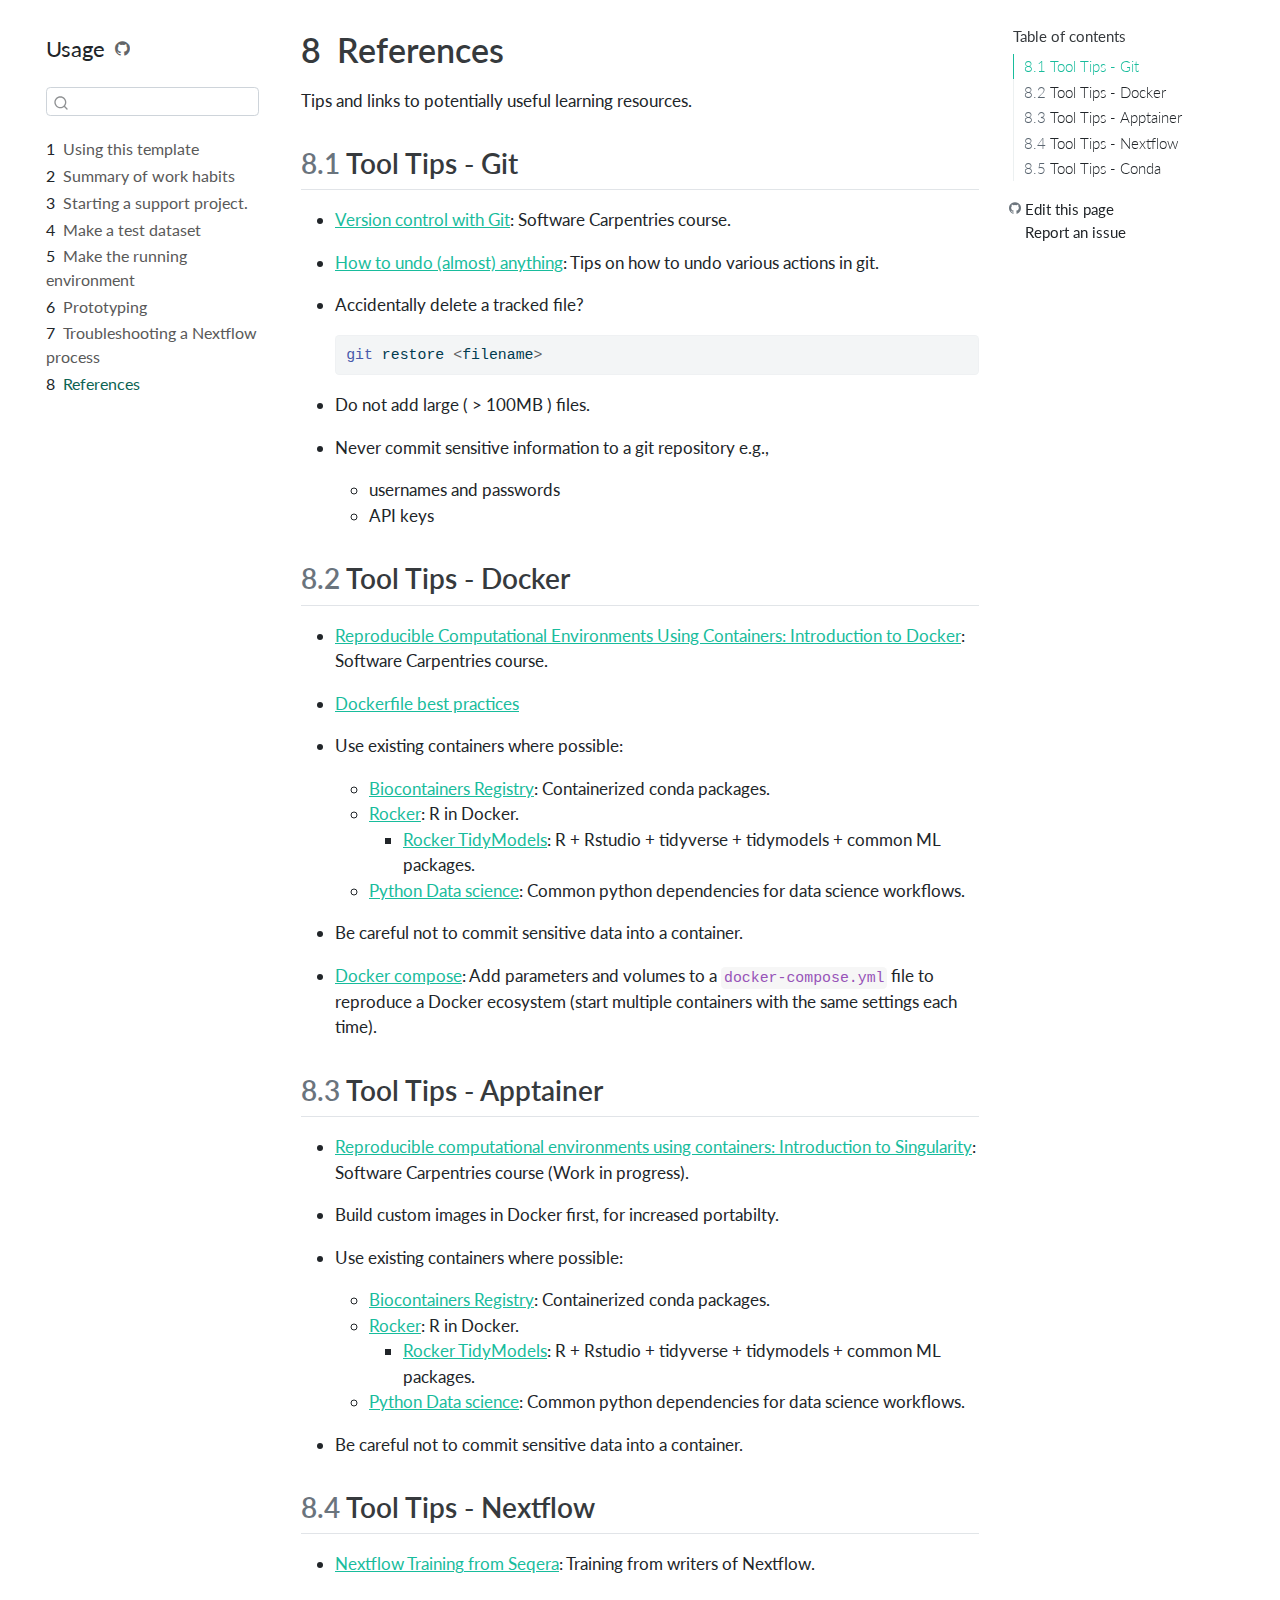
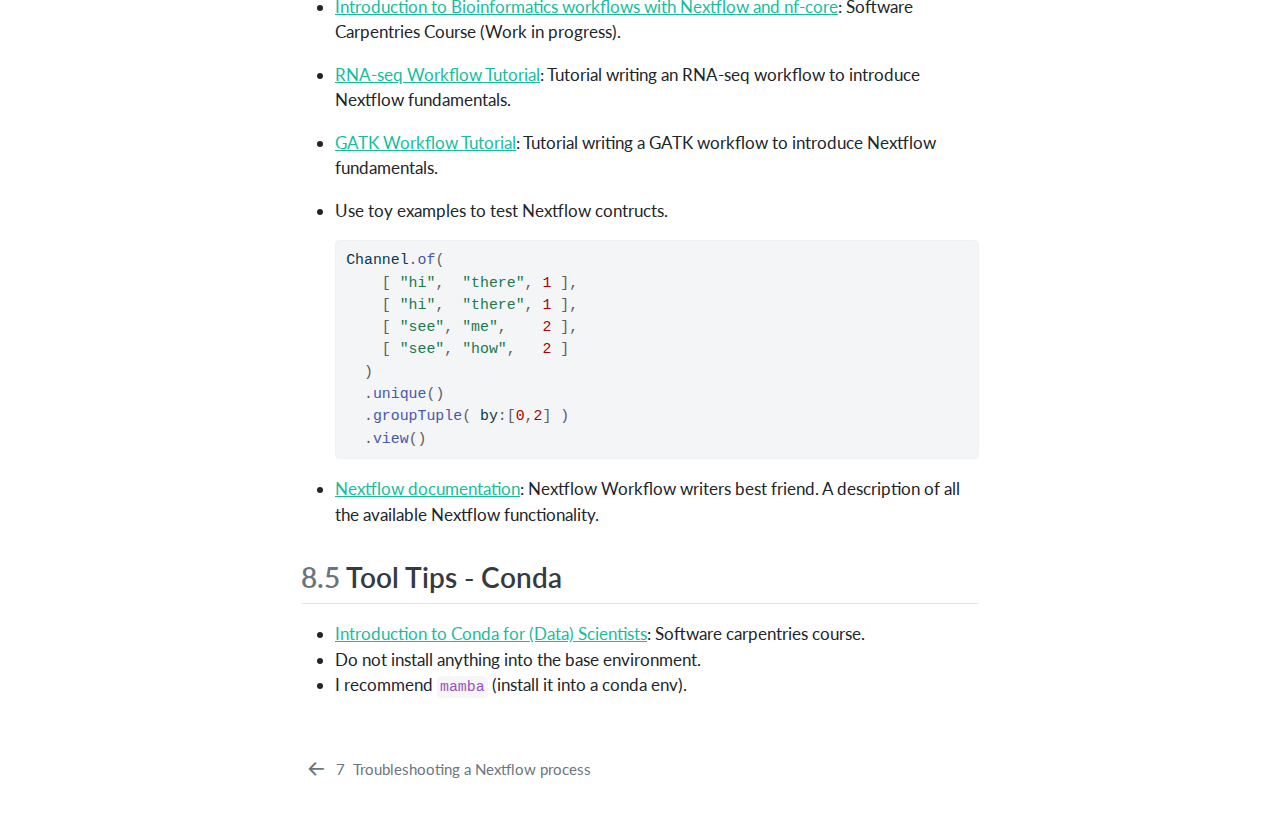
<file: references.html>
<!DOCTYPE html>
<html xmlns="http://www.w3.org/1999/xhtml" lang="en" xml:lang="en"><head>

<meta charset="utf-8">
<meta name="generator" content="quarto-1.3.450">

<meta name="viewport" content="width=device-width, initial-scale=1.0, user-scalable=yes">


<title>How to use this template - 8&nbsp; References</title>
<style>
code{white-space: pre-wrap;}
span.smallcaps{font-variant: small-caps;}
div.columns{display: flex; gap: min(4vw, 1.5em);}
div.column{flex: auto; overflow-x: auto;}
div.hanging-indent{margin-left: 1.5em; text-indent: -1.5em;}
ul.task-list{list-style: none;}
ul.task-list li input[type="checkbox"] {
  width: 0.8em;
  margin: 0 0.8em 0.2em -1em; /* quarto-specific, see https://github.com/quarto-dev/quarto-cli/issues/4556 */ 
  vertical-align: middle;
}
/* CSS for syntax highlighting */
pre > code.sourceCode { white-space: pre; position: relative; }
pre > code.sourceCode > span { display: inline-block; line-height: 1.25; }
pre > code.sourceCode > span:empty { height: 1.2em; }
.sourceCode { overflow: visible; }
code.sourceCode > span { color: inherit; text-decoration: inherit; }
div.sourceCode { margin: 1em 0; }
pre.sourceCode { margin: 0; }
@media screen {
div.sourceCode { overflow: auto; }
}
@media print {
pre > code.sourceCode { white-space: pre-wrap; }
pre > code.sourceCode > span { text-indent: -5em; padding-left: 5em; }
}
pre.numberSource code
  { counter-reset: source-line 0; }
pre.numberSource code > span
  { position: relative; left: -4em; counter-increment: source-line; }
pre.numberSource code > span > a:first-child::before
  { content: counter(source-line);
    position: relative; left: -1em; text-align: right; vertical-align: baseline;
    border: none; display: inline-block;
    -webkit-touch-callout: none; -webkit-user-select: none;
    -khtml-user-select: none; -moz-user-select: none;
    -ms-user-select: none; user-select: none;
    padding: 0 4px; width: 4em;
  }
pre.numberSource { margin-left: 3em;  padding-left: 4px; }
div.sourceCode
  {   }
@media screen {
pre > code.sourceCode > span > a:first-child::before { text-decoration: underline; }
}
</style>


<script src="site_libs/quarto-nav/quarto-nav.js"></script>
<script src="site_libs/quarto-nav/headroom.min.js"></script>
<script src="site_libs/clipboard/clipboard.min.js"></script>
<script src="site_libs/quarto-search/autocomplete.umd.js"></script>
<script src="site_libs/quarto-search/fuse.min.js"></script>
<script src="site_libs/quarto-search/quarto-search.js"></script>
<meta name="quarto:offset" content="./">
<link href="./troubleshooting.html" rel="prev">
<script src="site_libs/quarto-html/quarto.js"></script>
<script src="site_libs/quarto-html/popper.min.js"></script>
<script src="site_libs/quarto-html/tippy.umd.min.js"></script>
<script src="site_libs/quarto-html/anchor.min.js"></script>
<link href="site_libs/quarto-html/tippy.css" rel="stylesheet">
<link href="site_libs/quarto-html/quarto-syntax-highlighting.css" rel="stylesheet" id="quarto-text-highlighting-styles">
<script src="site_libs/bootstrap/bootstrap.min.js"></script>
<link href="site_libs/bootstrap/bootstrap-icons.css" rel="stylesheet">
<link href="site_libs/bootstrap/bootstrap.min.css" rel="stylesheet" id="quarto-bootstrap" data-mode="light">
<script id="quarto-search-options" type="application/json">{
  "location": "sidebar",
  "copy-button": false,
  "collapse-after": 3,
  "panel-placement": "start",
  "type": "textbox",
  "limit": 20,
  "language": {
    "search-no-results-text": "No results",
    "search-matching-documents-text": "matching documents",
    "search-copy-link-title": "Copy link to search",
    "search-hide-matches-text": "Hide additional matches",
    "search-more-match-text": "more match in this document",
    "search-more-matches-text": "more matches in this document",
    "search-clear-button-title": "Clear",
    "search-detached-cancel-button-title": "Cancel",
    "search-submit-button-title": "Submit",
    "search-label": "Search"
  }
}</script>


<link rel="stylesheet" href="styles.css">
</head>

<body class="nav-sidebar floating">

<div id="quarto-search-results"></div>
  <header id="quarto-header" class="headroom fixed-top">
  <nav class="quarto-secondary-nav">
    <div class="container-fluid d-flex">
      <button type="button" class="quarto-btn-toggle btn" data-bs-toggle="collapse" data-bs-target="#quarto-sidebar,#quarto-sidebar-glass" aria-controls="quarto-sidebar" aria-expanded="false" aria-label="Toggle sidebar navigation" onclick="if (window.quartoToggleHeadroom) { window.quartoToggleHeadroom(); }">
        <i class="bi bi-layout-text-sidebar-reverse"></i>
      </button>
      <nav class="quarto-page-breadcrumbs" aria-label="breadcrumb"><ol class="breadcrumb"><li class="breadcrumb-item"><a href="./references.html"><span class="chapter-number">8</span>&nbsp; <span class="chapter-title">References</span></a></li></ol></nav>
      <a class="flex-grow-1" role="button" data-bs-toggle="collapse" data-bs-target="#quarto-sidebar,#quarto-sidebar-glass" aria-controls="quarto-sidebar" aria-expanded="false" aria-label="Toggle sidebar navigation" onclick="if (window.quartoToggleHeadroom) { window.quartoToggleHeadroom(); }">      
      </a>
      <button type="button" class="btn quarto-search-button" aria-label="" onclick="window.quartoOpenSearch();">
        <i class="bi bi-search"></i>
      </button>
    </div>
  </nav>
</header>
<!-- content -->
<div id="quarto-content" class="quarto-container page-columns page-rows-contents page-layout-article">
<!-- sidebar -->
  <nav id="quarto-sidebar" class="sidebar collapse collapse-horizontal sidebar-navigation floating overflow-auto">
    <div class="pt-lg-2 mt-2 text-left sidebar-header">
    <div class="sidebar-title mb-0 py-0">
      <a href="./">Usage</a> 
        <div class="sidebar-tools-main">
    <a href="https://github.com/mahesh-panchal/NBIS_project_template/tree/main/docs/how-to/" rel="" title="Source Code" class="quarto-navigation-tool px-1" aria-label="Source Code"><i class="bi bi-github"></i></a>
</div>
    </div>
      </div>
        <div class="mt-2 flex-shrink-0 align-items-center">
        <div class="sidebar-search">
        <div id="quarto-search" class="" title="Search"></div>
        </div>
        </div>
    <div class="sidebar-menu-container"> 
    <ul class="list-unstyled mt-1">
        <li class="sidebar-item">
  <div class="sidebar-item-container"> 
  <a href="./index.html" class="sidebar-item-text sidebar-link">
 <span class="menu-text"><span class="chapter-number">1</span>&nbsp; <span class="chapter-title">Using this template</span></span></a>
  </div>
</li>
        <li class="sidebar-item">
  <div class="sidebar-item-container"> 
  <a href="./working_habits.html" class="sidebar-item-text sidebar-link">
 <span class="menu-text"><span class="chapter-number">2</span>&nbsp; <span class="chapter-title">Summary of work habits</span></span></a>
  </div>
</li>
        <li class="sidebar-item">
  <div class="sidebar-item-container"> 
  <a href="./starting_steps.html" class="sidebar-item-text sidebar-link">
 <span class="menu-text"><span class="chapter-number">3</span>&nbsp; <span class="chapter-title">Starting a support project.</span></span></a>
  </div>
</li>
        <li class="sidebar-item">
  <div class="sidebar-item-container"> 
  <a href="./test_dataset.html" class="sidebar-item-text sidebar-link">
 <span class="menu-text"><span class="chapter-number">4</span>&nbsp; <span class="chapter-title">Make a test dataset</span></span></a>
  </div>
</li>
        <li class="sidebar-item">
  <div class="sidebar-item-container"> 
  <a href="./computation_environment.html" class="sidebar-item-text sidebar-link">
 <span class="menu-text"><span class="chapter-number">5</span>&nbsp; <span class="chapter-title">Make the running environment</span></span></a>
  </div>
</li>
        <li class="sidebar-item">
  <div class="sidebar-item-container"> 
  <a href="./prototyping.html" class="sidebar-item-text sidebar-link">
 <span class="menu-text"><span class="chapter-number">6</span>&nbsp; <span class="chapter-title">Prototyping</span></span></a>
  </div>
</li>
        <li class="sidebar-item">
  <div class="sidebar-item-container"> 
  <a href="./troubleshooting.html" class="sidebar-item-text sidebar-link">
 <span class="menu-text"><span class="chapter-number">7</span>&nbsp; <span class="chapter-title">Troubleshooting a Nextflow process</span></span></a>
  </div>
</li>
        <li class="sidebar-item">
  <div class="sidebar-item-container"> 
  <a href="./references.html" class="sidebar-item-text sidebar-link active">
 <span class="menu-text"><span class="chapter-number">8</span>&nbsp; <span class="chapter-title">References</span></span></a>
  </div>
</li>
    </ul>
    </div>
</nav>
<div id="quarto-sidebar-glass" data-bs-toggle="collapse" data-bs-target="#quarto-sidebar,#quarto-sidebar-glass"></div>
<!-- margin-sidebar -->
    <div id="quarto-margin-sidebar" class="sidebar margin-sidebar">
        <nav id="TOC" role="doc-toc" class="toc-active">
    <h2 id="toc-title">Table of contents</h2>
   
  <ul>
  <li><a href="#tool-tips---git" id="toc-tool-tips---git" class="nav-link active" data-scroll-target="#tool-tips---git"><span class="header-section-number">8.1</span> Tool Tips - Git</a></li>
  <li><a href="#tool-tips---docker" id="toc-tool-tips---docker" class="nav-link" data-scroll-target="#tool-tips---docker"><span class="header-section-number">8.2</span> Tool Tips - Docker</a></li>
  <li><a href="#tool-tips---apptainer" id="toc-tool-tips---apptainer" class="nav-link" data-scroll-target="#tool-tips---apptainer"><span class="header-section-number">8.3</span> Tool Tips - Apptainer</a></li>
  <li><a href="#tool-tips---nextflow" id="toc-tool-tips---nextflow" class="nav-link" data-scroll-target="#tool-tips---nextflow"><span class="header-section-number">8.4</span> Tool Tips - Nextflow</a></li>
  <li><a href="#tool-tips---conda" id="toc-tool-tips---conda" class="nav-link" data-scroll-target="#tool-tips---conda"><span class="header-section-number">8.5</span> Tool Tips - Conda</a></li>
  </ul>
<div class="toc-actions"><div><i class="bi bi-github"></i></div><div class="action-links"><p><a href="https://github.com/mahesh-panchal/NBIS_project_template/edit/main/docs/how-to/references.qmd" class="toc-action">Edit this page</a></p><p><a href="https://github.com/mahesh-panchal/NBIS_project_template/issues/new" class="toc-action">Report an issue</a></p></div></div></nav>
    </div>
<!-- main -->
<main class="content" id="quarto-document-content">

<header id="title-block-header" class="quarto-title-block default">
<div class="quarto-title">
<h1 class="title"><span class="chapter-number">8</span>&nbsp; <span class="chapter-title">References</span></h1>
</div>



<div class="quarto-title-meta">

    
  
    
  </div>
  

</header>

<p>Tips and links to potentially useful learning resources.</p>
<section id="tool-tips---git" class="level2" data-number="8.1">
<h2 data-number="8.1" class="anchored" data-anchor-id="tool-tips---git"><span class="header-section-number">8.1</span> Tool Tips - Git</h2>
<ul>
<li><p><a href="https://swcarpentry.github.io/git-novice/">Version control with Git</a>: Software Carpentries course.</p></li>
<li><p><a href="https://github.blog/2015-06-08-how-to-undo-almost-anything-with-git/">How to undo (almost) anything</a>: Tips on how to undo various actions in git.</p></li>
<li><p>Accidentally delete a tracked file?</p>
<div class="sourceCode" id="cb1"><pre class="sourceCode bash code-with-copy"><code class="sourceCode bash"><span id="cb1-1"><a href="#cb1-1" aria-hidden="true" tabindex="-1"></a><span class="fu">git</span> restore <span class="op">&lt;</span>filename<span class="op">&gt;</span></span></code><button title="Copy to Clipboard" class="code-copy-button"><i class="bi"></i></button></pre></div></li>
<li><p>Do not add large ( &gt; 100MB ) files.</p></li>
<li><p>Never commit sensitive information to a git repository e.g.,</p>
<ul>
<li>usernames and passwords</li>
<li>API keys</li>
</ul></li>
</ul>
</section>
<section id="tool-tips---docker" class="level2" data-number="8.2">
<h2 data-number="8.2" class="anchored" data-anchor-id="tool-tips---docker"><span class="header-section-number">8.2</span> Tool Tips - Docker</h2>
<ul>
<li><p><a href="https://carpentries-incubator.github.io/docker-introduction/">Reproducible Computational Environments Using Containers: Introduction to Docker</a>: Software Carpentries course.</p></li>
<li><p><a href="https://docs.docker.com/develop/develop-images/dockerfile_best-practices/">Dockerfile best practices</a></p></li>
<li><p>Use existing containers where possible:</p>
<ul>
<li><a href="https://biocontainers.pro/registry">Biocontainers Registry</a>: Containerized conda packages.</li>
<li><a href="https://www.rocker-project.org/images/">Rocker</a>: R in Docker.
<ul>
<li><a href="https://hub.docker.com/r/asachet/rocker-tidymodels">Rocker TidyModels</a>: R + Rstudio + tidyverse + tidymodels + common ML packages.</li>
</ul></li>
<li><a href="https://hub.docker.com/r/civisanalytics/datascience-python/">Python Data science</a>: Common python dependencies for data science workflows.</li>
</ul></li>
<li><p>Be careful not to commit sensitive data into a container.</p></li>
<li><p><a href="https://docs.docker.com/compose/">Docker compose</a>: Add parameters and volumes to a <code>docker-compose.yml</code> file to reproduce a Docker ecosystem (start multiple containers with the same settings each time).</p></li>
</ul>
</section>
<section id="tool-tips---apptainer" class="level2" data-number="8.3">
<h2 data-number="8.3" class="anchored" data-anchor-id="tool-tips---apptainer"><span class="header-section-number">8.3</span> Tool Tips - Apptainer</h2>
<ul>
<li><p><a href="https://carpentries-incubator.github.io/singularity-introduction/">Reproducible computational environments using containers: Introduction to Singularity</a>: Software Carpentries course (Work in progress).</p></li>
<li><p>Build custom images in Docker first, for increased portabilty.</p></li>
<li><p>Use existing containers where possible:</p>
<ul>
<li><a href="https://biocontainers.pro/registry">Biocontainers Registry</a>: Containerized conda packages.</li>
<li><a href="https://www.rocker-project.org/images/">Rocker</a>: R in Docker.
<ul>
<li><a href="https://hub.docker.com/r/asachet/rocker-tidymodels">Rocker TidyModels</a>: R + Rstudio + tidyverse + tidymodels + common ML packages.</li>
</ul></li>
<li><a href="https://hub.docker.com/r/civisanalytics/datascience-python/">Python Data science</a>: Common python dependencies for data science workflows.</li>
</ul></li>
<li><p>Be careful not to commit sensitive data into a container.</p></li>
</ul>
</section>
<section id="tool-tips---nextflow" class="level2" data-number="8.4">
<h2 data-number="8.4" class="anchored" data-anchor-id="tool-tips---nextflow"><span class="header-section-number">8.4</span> Tool Tips - Nextflow</h2>
<ul>
<li><p><a href="https://seqera.io/training/">Nextflow Training from Seqera</a>: Training from writers of Nextflow.</p></li>
<li><p><a href="https://carpentries-incubator.github.io/workflows-nextflow/">Introduction to Bioinformatics workflows with Nextflow and nf-core</a>: Software Carpentries Course (Work in progress).</p></li>
<li><p><a href="https://github.com/seqeralabs/nextflow-tutorial">RNA-seq Workflow Tutorial</a>: Tutorial writing an RNA-seq workflow to introduce Nextflow fundamentals.</p></li>
<li><p><a href="https://seqera.io/training/handson/">GATK Workflow Tutorial</a>: Tutorial writing a GATK workflow to introduce Nextflow fundamentals.</p></li>
<li><p>Use toy examples to test Nextflow contructs.</p>
<div class="sourceCode" id="cb2"><pre class="sourceCode groovy code-with-copy"><code class="sourceCode groovy"><span id="cb2-1"><a href="#cb2-1" aria-hidden="true" tabindex="-1"></a><span class="bu">Channel</span><span class="op">.</span><span class="fu">of</span><span class="op">(</span> </span>
<span id="cb2-2"><a href="#cb2-2" aria-hidden="true" tabindex="-1"></a>    <span class="op">[</span> <span class="st">"hi"</span><span class="op">,</span>  <span class="st">"there"</span><span class="op">,</span> <span class="dv">1</span> <span class="op">],</span> </span>
<span id="cb2-3"><a href="#cb2-3" aria-hidden="true" tabindex="-1"></a>    <span class="op">[</span> <span class="st">"hi"</span><span class="op">,</span>  <span class="st">"there"</span><span class="op">,</span> <span class="dv">1</span> <span class="op">],</span></span>
<span id="cb2-4"><a href="#cb2-4" aria-hidden="true" tabindex="-1"></a>    <span class="op">[</span> <span class="st">"see"</span><span class="op">,</span> <span class="st">"me"</span><span class="op">,</span>    <span class="dv">2</span> <span class="op">],</span> </span>
<span id="cb2-5"><a href="#cb2-5" aria-hidden="true" tabindex="-1"></a>    <span class="op">[</span> <span class="st">"see"</span><span class="op">,</span> <span class="st">"how"</span><span class="op">,</span>   <span class="dv">2</span> <span class="op">]</span></span>
<span id="cb2-6"><a href="#cb2-6" aria-hidden="true" tabindex="-1"></a>  <span class="op">)</span></span>
<span id="cb2-7"><a href="#cb2-7" aria-hidden="true" tabindex="-1"></a>  <span class="op">.</span><span class="fu">unique</span><span class="op">()</span></span>
<span id="cb2-8"><a href="#cb2-8" aria-hidden="true" tabindex="-1"></a>  <span class="op">.</span><span class="fu">groupTuple</span><span class="op">(</span> by<span class="op">:[</span><span class="dv">0</span><span class="op">,</span><span class="dv">2</span><span class="op">]</span> <span class="op">)</span></span>
<span id="cb2-9"><a href="#cb2-9" aria-hidden="true" tabindex="-1"></a>  <span class="op">.</span><span class="fu">view</span><span class="op">()</span></span></code><button title="Copy to Clipboard" class="code-copy-button"><i class="bi"></i></button></pre></div></li>
<li><p><a href="https://www.nextflow.io/docs/latest/index.html">Nextflow documentation</a>: Nextflow Workflow writers best friend. A description of all the available Nextflow functionality.</p></li>
</ul>
</section>
<section id="tool-tips---conda" class="level2" data-number="8.5">
<h2 data-number="8.5" class="anchored" data-anchor-id="tool-tips---conda"><span class="header-section-number">8.5</span> Tool Tips - Conda</h2>
<ul>
<li><a href="https://carpentries-incubator.github.io/introduction-to-conda-for-data-scientists/">Introduction to Conda for (Data) Scientists</a>: Software carpentries course.</li>
<li>Do not install anything into the base environment.</li>
<li>I recommend <code>mamba</code> (install it into a conda env).</li>
</ul>


</section>

</main> <!-- /main -->
<script id="quarto-html-after-body" type="application/javascript">
window.document.addEventListener("DOMContentLoaded", function (event) {
  const toggleBodyColorMode = (bsSheetEl) => {
    const mode = bsSheetEl.getAttribute("data-mode");
    const bodyEl = window.document.querySelector("body");
    if (mode === "dark") {
      bodyEl.classList.add("quarto-dark");
      bodyEl.classList.remove("quarto-light");
    } else {
      bodyEl.classList.add("quarto-light");
      bodyEl.classList.remove("quarto-dark");
    }
  }
  const toggleBodyColorPrimary = () => {
    const bsSheetEl = window.document.querySelector("link#quarto-bootstrap");
    if (bsSheetEl) {
      toggleBodyColorMode(bsSheetEl);
    }
  }
  toggleBodyColorPrimary();  
  const icon = "";
  const anchorJS = new window.AnchorJS();
  anchorJS.options = {
    placement: 'right',
    icon: icon
  };
  anchorJS.add('.anchored');
  const isCodeAnnotation = (el) => {
    for (const clz of el.classList) {
      if (clz.startsWith('code-annotation-')) {                     
        return true;
      }
    }
    return false;
  }
  const clipboard = new window.ClipboardJS('.code-copy-button', {
    text: function(trigger) {
      const codeEl = trigger.previousElementSibling.cloneNode(true);
      for (const childEl of codeEl.children) {
        if (isCodeAnnotation(childEl)) {
          childEl.remove();
        }
      }
      return codeEl.innerText;
    }
  });
  clipboard.on('success', function(e) {
    // button target
    const button = e.trigger;
    // don't keep focus
    button.blur();
    // flash "checked"
    button.classList.add('code-copy-button-checked');
    var currentTitle = button.getAttribute("title");
    button.setAttribute("title", "Copied!");
    let tooltip;
    if (window.bootstrap) {
      button.setAttribute("data-bs-toggle", "tooltip");
      button.setAttribute("data-bs-placement", "left");
      button.setAttribute("data-bs-title", "Copied!");
      tooltip = new bootstrap.Tooltip(button, 
        { trigger: "manual", 
          customClass: "code-copy-button-tooltip",
          offset: [0, -8]});
      tooltip.show();    
    }
    setTimeout(function() {
      if (tooltip) {
        tooltip.hide();
        button.removeAttribute("data-bs-title");
        button.removeAttribute("data-bs-toggle");
        button.removeAttribute("data-bs-placement");
      }
      button.setAttribute("title", currentTitle);
      button.classList.remove('code-copy-button-checked');
    }, 1000);
    // clear code selection
    e.clearSelection();
  });
  function tippyHover(el, contentFn) {
    const config = {
      allowHTML: true,
      content: contentFn,
      maxWidth: 500,
      delay: 100,
      arrow: false,
      appendTo: function(el) {
          return el.parentElement;
      },
      interactive: true,
      interactiveBorder: 10,
      theme: 'quarto',
      placement: 'bottom-start'
    };
    window.tippy(el, config); 
  }
  const noterefs = window.document.querySelectorAll('a[role="doc-noteref"]');
  for (var i=0; i<noterefs.length; i++) {
    const ref = noterefs[i];
    tippyHover(ref, function() {
      // use id or data attribute instead here
      let href = ref.getAttribute('data-footnote-href') || ref.getAttribute('href');
      try { href = new URL(href).hash; } catch {}
      const id = href.replace(/^#\/?/, "");
      const note = window.document.getElementById(id);
      return note.innerHTML;
    });
  }
      let selectedAnnoteEl;
      const selectorForAnnotation = ( cell, annotation) => {
        let cellAttr = 'data-code-cell="' + cell + '"';
        let lineAttr = 'data-code-annotation="' +  annotation + '"';
        const selector = 'span[' + cellAttr + '][' + lineAttr + ']';
        return selector;
      }
      const selectCodeLines = (annoteEl) => {
        const doc = window.document;
        const targetCell = annoteEl.getAttribute("data-target-cell");
        const targetAnnotation = annoteEl.getAttribute("data-target-annotation");
        const annoteSpan = window.document.querySelector(selectorForAnnotation(targetCell, targetAnnotation));
        const lines = annoteSpan.getAttribute("data-code-lines").split(",");
        const lineIds = lines.map((line) => {
          return targetCell + "-" + line;
        })
        let top = null;
        let height = null;
        let parent = null;
        if (lineIds.length > 0) {
            //compute the position of the single el (top and bottom and make a div)
            const el = window.document.getElementById(lineIds[0]);
            top = el.offsetTop;
            height = el.offsetHeight;
            parent = el.parentElement.parentElement;
          if (lineIds.length > 1) {
            const lastEl = window.document.getElementById(lineIds[lineIds.length - 1]);
            const bottom = lastEl.offsetTop + lastEl.offsetHeight;
            height = bottom - top;
          }
          if (top !== null && height !== null && parent !== null) {
            // cook up a div (if necessary) and position it 
            let div = window.document.getElementById("code-annotation-line-highlight");
            if (div === null) {
              div = window.document.createElement("div");
              div.setAttribute("id", "code-annotation-line-highlight");
              div.style.position = 'absolute';
              parent.appendChild(div);
            }
            div.style.top = top - 2 + "px";
            div.style.height = height + 4 + "px";
            let gutterDiv = window.document.getElementById("code-annotation-line-highlight-gutter");
            if (gutterDiv === null) {
              gutterDiv = window.document.createElement("div");
              gutterDiv.setAttribute("id", "code-annotation-line-highlight-gutter");
              gutterDiv.style.position = 'absolute';
              const codeCell = window.document.getElementById(targetCell);
              const gutter = codeCell.querySelector('.code-annotation-gutter');
              gutter.appendChild(gutterDiv);
            }
            gutterDiv.style.top = top - 2 + "px";
            gutterDiv.style.height = height + 4 + "px";
          }
          selectedAnnoteEl = annoteEl;
        }
      };
      const unselectCodeLines = () => {
        const elementsIds = ["code-annotation-line-highlight", "code-annotation-line-highlight-gutter"];
        elementsIds.forEach((elId) => {
          const div = window.document.getElementById(elId);
          if (div) {
            div.remove();
          }
        });
        selectedAnnoteEl = undefined;
      };
      // Attach click handler to the DT
      const annoteDls = window.document.querySelectorAll('dt[data-target-cell]');
      for (const annoteDlNode of annoteDls) {
        annoteDlNode.addEventListener('click', (event) => {
          const clickedEl = event.target;
          if (clickedEl !== selectedAnnoteEl) {
            unselectCodeLines();
            const activeEl = window.document.querySelector('dt[data-target-cell].code-annotation-active');
            if (activeEl) {
              activeEl.classList.remove('code-annotation-active');
            }
            selectCodeLines(clickedEl);
            clickedEl.classList.add('code-annotation-active');
          } else {
            // Unselect the line
            unselectCodeLines();
            clickedEl.classList.remove('code-annotation-active');
          }
        });
      }
  const findCites = (el) => {
    const parentEl = el.parentElement;
    if (parentEl) {
      const cites = parentEl.dataset.cites;
      if (cites) {
        return {
          el,
          cites: cites.split(' ')
        };
      } else {
        return findCites(el.parentElement)
      }
    } else {
      return undefined;
    }
  };
  var bibliorefs = window.document.querySelectorAll('a[role="doc-biblioref"]');
  for (var i=0; i<bibliorefs.length; i++) {
    const ref = bibliorefs[i];
    const citeInfo = findCites(ref);
    if (citeInfo) {
      tippyHover(citeInfo.el, function() {
        var popup = window.document.createElement('div');
        citeInfo.cites.forEach(function(cite) {
          var citeDiv = window.document.createElement('div');
          citeDiv.classList.add('hanging-indent');
          citeDiv.classList.add('csl-entry');
          var biblioDiv = window.document.getElementById('ref-' + cite);
          if (biblioDiv) {
            citeDiv.innerHTML = biblioDiv.innerHTML;
          }
          popup.appendChild(citeDiv);
        });
        return popup.innerHTML;
      });
    }
  }
});
</script>
<nav class="page-navigation">
  <div class="nav-page nav-page-previous">
      <a href="./troubleshooting.html" class="pagination-link">
        <i class="bi bi-arrow-left-short"></i> <span class="nav-page-text"><span class="chapter-number">7</span>&nbsp; <span class="chapter-title">Troubleshooting a Nextflow process</span></span>
      </a>          
  </div>
  <div class="nav-page nav-page-next">
  </div>
</nav>
</div> <!-- /content -->



</body></html>
</file>
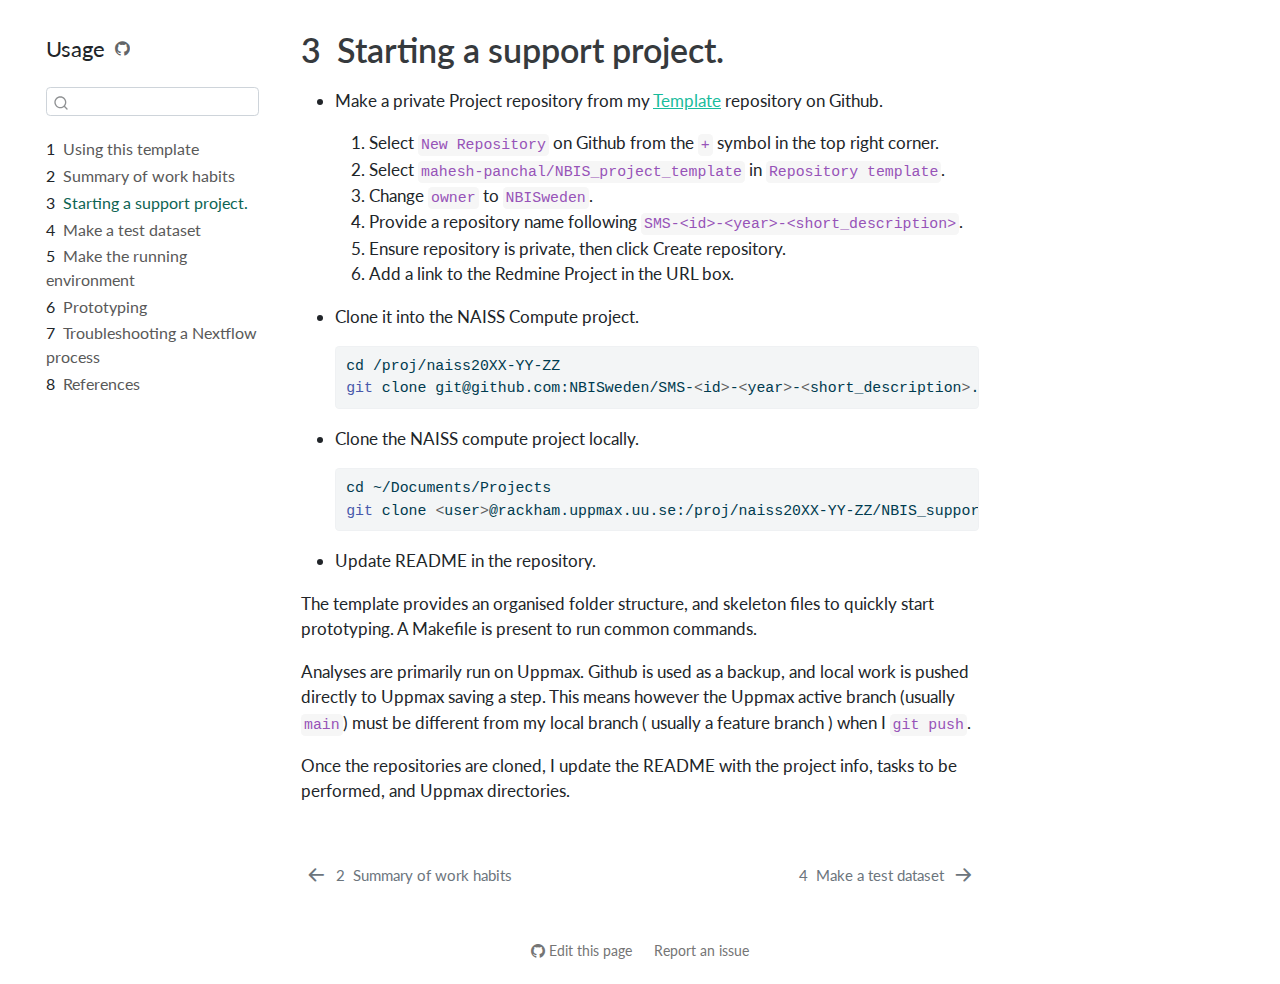
<file: starting_steps.html>
<!DOCTYPE html>
<html xmlns="http://www.w3.org/1999/xhtml" lang="en" xml:lang="en"><head>

<meta charset="utf-8">
<meta name="generator" content="quarto-1.3.450">

<meta name="viewport" content="width=device-width, initial-scale=1.0, user-scalable=yes">


<title>How to use this template - 3&nbsp; Starting a support project.</title>
<style>
code{white-space: pre-wrap;}
span.smallcaps{font-variant: small-caps;}
div.columns{display: flex; gap: min(4vw, 1.5em);}
div.column{flex: auto; overflow-x: auto;}
div.hanging-indent{margin-left: 1.5em; text-indent: -1.5em;}
ul.task-list{list-style: none;}
ul.task-list li input[type="checkbox"] {
  width: 0.8em;
  margin: 0 0.8em 0.2em -1em; /* quarto-specific, see https://github.com/quarto-dev/quarto-cli/issues/4556 */ 
  vertical-align: middle;
}
/* CSS for syntax highlighting */
pre > code.sourceCode { white-space: pre; position: relative; }
pre > code.sourceCode > span { display: inline-block; line-height: 1.25; }
pre > code.sourceCode > span:empty { height: 1.2em; }
.sourceCode { overflow: visible; }
code.sourceCode > span { color: inherit; text-decoration: inherit; }
div.sourceCode { margin: 1em 0; }
pre.sourceCode { margin: 0; }
@media screen {
div.sourceCode { overflow: auto; }
}
@media print {
pre > code.sourceCode { white-space: pre-wrap; }
pre > code.sourceCode > span { text-indent: -5em; padding-left: 5em; }
}
pre.numberSource code
  { counter-reset: source-line 0; }
pre.numberSource code > span
  { position: relative; left: -4em; counter-increment: source-line; }
pre.numberSource code > span > a:first-child::before
  { content: counter(source-line);
    position: relative; left: -1em; text-align: right; vertical-align: baseline;
    border: none; display: inline-block;
    -webkit-touch-callout: none; -webkit-user-select: none;
    -khtml-user-select: none; -moz-user-select: none;
    -ms-user-select: none; user-select: none;
    padding: 0 4px; width: 4em;
  }
pre.numberSource { margin-left: 3em;  padding-left: 4px; }
div.sourceCode
  {   }
@media screen {
pre > code.sourceCode > span > a:first-child::before { text-decoration: underline; }
}
</style>


<script src="site_libs/quarto-nav/quarto-nav.js"></script>
<script src="site_libs/quarto-nav/headroom.min.js"></script>
<script src="site_libs/clipboard/clipboard.min.js"></script>
<script src="site_libs/quarto-search/autocomplete.umd.js"></script>
<script src="site_libs/quarto-search/fuse.min.js"></script>
<script src="site_libs/quarto-search/quarto-search.js"></script>
<meta name="quarto:offset" content="./">
<link href="./test_dataset.html" rel="next">
<link href="./working_habits.html" rel="prev">
<script src="site_libs/quarto-html/quarto.js"></script>
<script src="site_libs/quarto-html/popper.min.js"></script>
<script src="site_libs/quarto-html/tippy.umd.min.js"></script>
<script src="site_libs/quarto-html/anchor.min.js"></script>
<link href="site_libs/quarto-html/tippy.css" rel="stylesheet">
<link href="site_libs/quarto-html/quarto-syntax-highlighting.css" rel="stylesheet" id="quarto-text-highlighting-styles">
<script src="site_libs/bootstrap/bootstrap.min.js"></script>
<link href="site_libs/bootstrap/bootstrap-icons.css" rel="stylesheet">
<link href="site_libs/bootstrap/bootstrap.min.css" rel="stylesheet" id="quarto-bootstrap" data-mode="light">
<script id="quarto-search-options" type="application/json">{
  "location": "sidebar",
  "copy-button": false,
  "collapse-after": 3,
  "panel-placement": "start",
  "type": "textbox",
  "limit": 20,
  "language": {
    "search-no-results-text": "No results",
    "search-matching-documents-text": "matching documents",
    "search-copy-link-title": "Copy link to search",
    "search-hide-matches-text": "Hide additional matches",
    "search-more-match-text": "more match in this document",
    "search-more-matches-text": "more matches in this document",
    "search-clear-button-title": "Clear",
    "search-detached-cancel-button-title": "Cancel",
    "search-submit-button-title": "Submit",
    "search-label": "Search"
  }
}</script>


<link rel="stylesheet" href="styles.css">
</head>

<body class="nav-sidebar floating">

<div id="quarto-search-results"></div>
  <header id="quarto-header" class="headroom fixed-top">
  <nav class="quarto-secondary-nav">
    <div class="container-fluid d-flex">
      <button type="button" class="quarto-btn-toggle btn" data-bs-toggle="collapse" data-bs-target="#quarto-sidebar,#quarto-sidebar-glass" aria-controls="quarto-sidebar" aria-expanded="false" aria-label="Toggle sidebar navigation" onclick="if (window.quartoToggleHeadroom) { window.quartoToggleHeadroom(); }">
        <i class="bi bi-layout-text-sidebar-reverse"></i>
      </button>
      <nav class="quarto-page-breadcrumbs" aria-label="breadcrumb"><ol class="breadcrumb"><li class="breadcrumb-item"><a href="./starting_steps.html"><span class="chapter-number">3</span>&nbsp; <span class="chapter-title">Starting a support project.</span></a></li></ol></nav>
      <a class="flex-grow-1" role="button" data-bs-toggle="collapse" data-bs-target="#quarto-sidebar,#quarto-sidebar-glass" aria-controls="quarto-sidebar" aria-expanded="false" aria-label="Toggle sidebar navigation" onclick="if (window.quartoToggleHeadroom) { window.quartoToggleHeadroom(); }">      
      </a>
      <button type="button" class="btn quarto-search-button" aria-label="" onclick="window.quartoOpenSearch();">
        <i class="bi bi-search"></i>
      </button>
    </div>
  </nav>
</header>
<!-- content -->
<div id="quarto-content" class="quarto-container page-columns page-rows-contents page-layout-article">
<!-- sidebar -->
  <nav id="quarto-sidebar" class="sidebar collapse collapse-horizontal sidebar-navigation floating overflow-auto">
    <div class="pt-lg-2 mt-2 text-left sidebar-header">
    <div class="sidebar-title mb-0 py-0">
      <a href="./">Usage</a> 
        <div class="sidebar-tools-main">
    <a href="https://github.com/mahesh-panchal/NBIS_project_template/tree/main/docs/how-to/" rel="" title="Source Code" class="quarto-navigation-tool px-1" aria-label="Source Code"><i class="bi bi-github"></i></a>
</div>
    </div>
      </div>
        <div class="mt-2 flex-shrink-0 align-items-center">
        <div class="sidebar-search">
        <div id="quarto-search" class="" title="Search"></div>
        </div>
        </div>
    <div class="sidebar-menu-container"> 
    <ul class="list-unstyled mt-1">
        <li class="sidebar-item">
  <div class="sidebar-item-container"> 
  <a href="./index.html" class="sidebar-item-text sidebar-link">
 <span class="menu-text"><span class="chapter-number">1</span>&nbsp; <span class="chapter-title">Using this template</span></span></a>
  </div>
</li>
        <li class="sidebar-item">
  <div class="sidebar-item-container"> 
  <a href="./working_habits.html" class="sidebar-item-text sidebar-link">
 <span class="menu-text"><span class="chapter-number">2</span>&nbsp; <span class="chapter-title">Summary of work habits</span></span></a>
  </div>
</li>
        <li class="sidebar-item">
  <div class="sidebar-item-container"> 
  <a href="./starting_steps.html" class="sidebar-item-text sidebar-link active">
 <span class="menu-text"><span class="chapter-number">3</span>&nbsp; <span class="chapter-title">Starting a support project.</span></span></a>
  </div>
</li>
        <li class="sidebar-item">
  <div class="sidebar-item-container"> 
  <a href="./test_dataset.html" class="sidebar-item-text sidebar-link">
 <span class="menu-text"><span class="chapter-number">4</span>&nbsp; <span class="chapter-title">Make a test dataset</span></span></a>
  </div>
</li>
        <li class="sidebar-item">
  <div class="sidebar-item-container"> 
  <a href="./computation_environment.html" class="sidebar-item-text sidebar-link">
 <span class="menu-text"><span class="chapter-number">5</span>&nbsp; <span class="chapter-title">Make the running environment</span></span></a>
  </div>
</li>
        <li class="sidebar-item">
  <div class="sidebar-item-container"> 
  <a href="./prototyping.html" class="sidebar-item-text sidebar-link">
 <span class="menu-text"><span class="chapter-number">6</span>&nbsp; <span class="chapter-title">Prototyping</span></span></a>
  </div>
</li>
        <li class="sidebar-item">
  <div class="sidebar-item-container"> 
  <a href="./troubleshooting.html" class="sidebar-item-text sidebar-link">
 <span class="menu-text"><span class="chapter-number">7</span>&nbsp; <span class="chapter-title">Troubleshooting a Nextflow process</span></span></a>
  </div>
</li>
        <li class="sidebar-item">
  <div class="sidebar-item-container"> 
  <a href="./references.html" class="sidebar-item-text sidebar-link">
 <span class="menu-text"><span class="chapter-number">8</span>&nbsp; <span class="chapter-title">References</span></span></a>
  </div>
</li>
    </ul>
    </div>
</nav>
<div id="quarto-sidebar-glass" data-bs-toggle="collapse" data-bs-target="#quarto-sidebar,#quarto-sidebar-glass"></div>
<!-- margin-sidebar -->
    <div id="quarto-margin-sidebar" class="sidebar margin-sidebar">
        
    </div>
<!-- main -->
<main class="content" id="quarto-document-content">

<header id="title-block-header" class="quarto-title-block default">
<div class="quarto-title">
<h1 class="title"><span class="chapter-number">3</span>&nbsp; <span class="chapter-title">Starting a support project.</span></h1>
</div>



<div class="quarto-title-meta">

    
  
    
  </div>
  

</header>

<ul>
<li><p>Make a private Project repository from my <a href="https://github.com/mahesh-panchal/NBIS_project_template">Template</a> repository on Github.</p>
<ol type="1">
<li>Select <code>New Repository</code> on Github from the <code>+</code> symbol in the top right corner.</li>
<li>Select <code>mahesh-panchal/NBIS_project_template</code> in <code>Repository template</code>.</li>
<li>Change <code>owner</code> to <code>NBISweden</code>.</li>
<li>Provide a repository name following <code>SMS-&lt;id&gt;-&lt;year&gt;-&lt;short_description&gt;</code>.</li>
<li>Ensure repository is private, then click Create repository.</li>
<li>Add a link to the Redmine Project in the URL box.</li>
</ol></li>
<li><p>Clone it into the NAISS Compute project.</p>
<div class="sourceCode" id="cb1"><pre class="sourceCode bash code-with-copy"><code class="sourceCode bash"><span id="cb1-1"><a href="#cb1-1" aria-hidden="true" tabindex="-1"></a><span class="bu">cd</span> /proj/naiss20XX-YY-ZZ</span>
<span id="cb1-2"><a href="#cb1-2" aria-hidden="true" tabindex="-1"></a><span class="fu">git</span> clone git@github.com:NBISweden/SMS-<span class="op">&lt;</span>id<span class="op">&gt;</span>-<span class="op">&lt;</span>year<span class="op">&gt;</span>-<span class="op">&lt;</span>short_description<span class="op">&gt;</span>.git NBIS_support_<span class="op">&lt;</span>id<span class="op">&gt;</span></span></code><button title="Copy to Clipboard" class="code-copy-button"><i class="bi"></i></button></pre></div></li>
<li><p>Clone the NAISS compute project locally.</p>
<div class="sourceCode" id="cb2"><pre class="sourceCode bash code-with-copy"><code class="sourceCode bash"><span id="cb2-1"><a href="#cb2-1" aria-hidden="true" tabindex="-1"></a><span class="bu">cd</span> ~/Documents/Projects</span>
<span id="cb2-2"><a href="#cb2-2" aria-hidden="true" tabindex="-1"></a><span class="fu">git</span> clone <span class="op">&lt;</span>user<span class="op">&gt;</span>@rackham.uppmax.uu.se:/proj/naiss20XX-YY-ZZ/NBIS_support_<span class="op">&lt;</span>id<span class="op">&gt;</span></span></code><button title="Copy to Clipboard" class="code-copy-button"><i class="bi"></i></button></pre></div></li>
<li><p>Update README in the repository.</p></li>
</ul>
<p>The template provides an organised folder structure, and skeleton files to quickly start prototyping. A Makefile is present to run common commands.</p>
<p>Analyses are primarily run on Uppmax. Github is used as a backup, and local work is pushed directly to Uppmax saving a step. This means however the Uppmax active branch (usually <code>main</code>) must be different from my local branch ( usually a feature branch ) when I <code>git push</code>.</p>
<p>Once the repositories are cloned, I update the README with the project info, tasks to be performed, and Uppmax directories.</p>



</main> <!-- /main -->
<script id="quarto-html-after-body" type="application/javascript">
window.document.addEventListener("DOMContentLoaded", function (event) {
  const toggleBodyColorMode = (bsSheetEl) => {
    const mode = bsSheetEl.getAttribute("data-mode");
    const bodyEl = window.document.querySelector("body");
    if (mode === "dark") {
      bodyEl.classList.add("quarto-dark");
      bodyEl.classList.remove("quarto-light");
    } else {
      bodyEl.classList.add("quarto-light");
      bodyEl.classList.remove("quarto-dark");
    }
  }
  const toggleBodyColorPrimary = () => {
    const bsSheetEl = window.document.querySelector("link#quarto-bootstrap");
    if (bsSheetEl) {
      toggleBodyColorMode(bsSheetEl);
    }
  }
  toggleBodyColorPrimary();  
  const icon = "";
  const anchorJS = new window.AnchorJS();
  anchorJS.options = {
    placement: 'right',
    icon: icon
  };
  anchorJS.add('.anchored');
  const isCodeAnnotation = (el) => {
    for (const clz of el.classList) {
      if (clz.startsWith('code-annotation-')) {                     
        return true;
      }
    }
    return false;
  }
  const clipboard = new window.ClipboardJS('.code-copy-button', {
    text: function(trigger) {
      const codeEl = trigger.previousElementSibling.cloneNode(true);
      for (const childEl of codeEl.children) {
        if (isCodeAnnotation(childEl)) {
          childEl.remove();
        }
      }
      return codeEl.innerText;
    }
  });
  clipboard.on('success', function(e) {
    // button target
    const button = e.trigger;
    // don't keep focus
    button.blur();
    // flash "checked"
    button.classList.add('code-copy-button-checked');
    var currentTitle = button.getAttribute("title");
    button.setAttribute("title", "Copied!");
    let tooltip;
    if (window.bootstrap) {
      button.setAttribute("data-bs-toggle", "tooltip");
      button.setAttribute("data-bs-placement", "left");
      button.setAttribute("data-bs-title", "Copied!");
      tooltip = new bootstrap.Tooltip(button, 
        { trigger: "manual", 
          customClass: "code-copy-button-tooltip",
          offset: [0, -8]});
      tooltip.show();    
    }
    setTimeout(function() {
      if (tooltip) {
        tooltip.hide();
        button.removeAttribute("data-bs-title");
        button.removeAttribute("data-bs-toggle");
        button.removeAttribute("data-bs-placement");
      }
      button.setAttribute("title", currentTitle);
      button.classList.remove('code-copy-button-checked');
    }, 1000);
    // clear code selection
    e.clearSelection();
  });
  function tippyHover(el, contentFn) {
    const config = {
      allowHTML: true,
      content: contentFn,
      maxWidth: 500,
      delay: 100,
      arrow: false,
      appendTo: function(el) {
          return el.parentElement;
      },
      interactive: true,
      interactiveBorder: 10,
      theme: 'quarto',
      placement: 'bottom-start'
    };
    window.tippy(el, config); 
  }
  const noterefs = window.document.querySelectorAll('a[role="doc-noteref"]');
  for (var i=0; i<noterefs.length; i++) {
    const ref = noterefs[i];
    tippyHover(ref, function() {
      // use id or data attribute instead here
      let href = ref.getAttribute('data-footnote-href') || ref.getAttribute('href');
      try { href = new URL(href).hash; } catch {}
      const id = href.replace(/^#\/?/, "");
      const note = window.document.getElementById(id);
      return note.innerHTML;
    });
  }
      let selectedAnnoteEl;
      const selectorForAnnotation = ( cell, annotation) => {
        let cellAttr = 'data-code-cell="' + cell + '"';
        let lineAttr = 'data-code-annotation="' +  annotation + '"';
        const selector = 'span[' + cellAttr + '][' + lineAttr + ']';
        return selector;
      }
      const selectCodeLines = (annoteEl) => {
        const doc = window.document;
        const targetCell = annoteEl.getAttribute("data-target-cell");
        const targetAnnotation = annoteEl.getAttribute("data-target-annotation");
        const annoteSpan = window.document.querySelector(selectorForAnnotation(targetCell, targetAnnotation));
        const lines = annoteSpan.getAttribute("data-code-lines").split(",");
        const lineIds = lines.map((line) => {
          return targetCell + "-" + line;
        })
        let top = null;
        let height = null;
        let parent = null;
        if (lineIds.length > 0) {
            //compute the position of the single el (top and bottom and make a div)
            const el = window.document.getElementById(lineIds[0]);
            top = el.offsetTop;
            height = el.offsetHeight;
            parent = el.parentElement.parentElement;
          if (lineIds.length > 1) {
            const lastEl = window.document.getElementById(lineIds[lineIds.length - 1]);
            const bottom = lastEl.offsetTop + lastEl.offsetHeight;
            height = bottom - top;
          }
          if (top !== null && height !== null && parent !== null) {
            // cook up a div (if necessary) and position it 
            let div = window.document.getElementById("code-annotation-line-highlight");
            if (div === null) {
              div = window.document.createElement("div");
              div.setAttribute("id", "code-annotation-line-highlight");
              div.style.position = 'absolute';
              parent.appendChild(div);
            }
            div.style.top = top - 2 + "px";
            div.style.height = height + 4 + "px";
            let gutterDiv = window.document.getElementById("code-annotation-line-highlight-gutter");
            if (gutterDiv === null) {
              gutterDiv = window.document.createElement("div");
              gutterDiv.setAttribute("id", "code-annotation-line-highlight-gutter");
              gutterDiv.style.position = 'absolute';
              const codeCell = window.document.getElementById(targetCell);
              const gutter = codeCell.querySelector('.code-annotation-gutter');
              gutter.appendChild(gutterDiv);
            }
            gutterDiv.style.top = top - 2 + "px";
            gutterDiv.style.height = height + 4 + "px";
          }
          selectedAnnoteEl = annoteEl;
        }
      };
      const unselectCodeLines = () => {
        const elementsIds = ["code-annotation-line-highlight", "code-annotation-line-highlight-gutter"];
        elementsIds.forEach((elId) => {
          const div = window.document.getElementById(elId);
          if (div) {
            div.remove();
          }
        });
        selectedAnnoteEl = undefined;
      };
      // Attach click handler to the DT
      const annoteDls = window.document.querySelectorAll('dt[data-target-cell]');
      for (const annoteDlNode of annoteDls) {
        annoteDlNode.addEventListener('click', (event) => {
          const clickedEl = event.target;
          if (clickedEl !== selectedAnnoteEl) {
            unselectCodeLines();
            const activeEl = window.document.querySelector('dt[data-target-cell].code-annotation-active');
            if (activeEl) {
              activeEl.classList.remove('code-annotation-active');
            }
            selectCodeLines(clickedEl);
            clickedEl.classList.add('code-annotation-active');
          } else {
            // Unselect the line
            unselectCodeLines();
            clickedEl.classList.remove('code-annotation-active');
          }
        });
      }
  const findCites = (el) => {
    const parentEl = el.parentElement;
    if (parentEl) {
      const cites = parentEl.dataset.cites;
      if (cites) {
        return {
          el,
          cites: cites.split(' ')
        };
      } else {
        return findCites(el.parentElement)
      }
    } else {
      return undefined;
    }
  };
  var bibliorefs = window.document.querySelectorAll('a[role="doc-biblioref"]');
  for (var i=0; i<bibliorefs.length; i++) {
    const ref = bibliorefs[i];
    const citeInfo = findCites(ref);
    if (citeInfo) {
      tippyHover(citeInfo.el, function() {
        var popup = window.document.createElement('div');
        citeInfo.cites.forEach(function(cite) {
          var citeDiv = window.document.createElement('div');
          citeDiv.classList.add('hanging-indent');
          citeDiv.classList.add('csl-entry');
          var biblioDiv = window.document.getElementById('ref-' + cite);
          if (biblioDiv) {
            citeDiv.innerHTML = biblioDiv.innerHTML;
          }
          popup.appendChild(citeDiv);
        });
        return popup.innerHTML;
      });
    }
  }
});
</script>
<nav class="page-navigation">
  <div class="nav-page nav-page-previous">
      <a href="./working_habits.html" class="pagination-link">
        <i class="bi bi-arrow-left-short"></i> <span class="nav-page-text"><span class="chapter-number">2</span>&nbsp; <span class="chapter-title">Summary of work habits</span></span>
      </a>          
  </div>
  <div class="nav-page nav-page-next">
      <a href="./test_dataset.html" class="pagination-link">
        <span class="nav-page-text"><span class="chapter-number">4</span>&nbsp; <span class="chapter-title">Make a test dataset</span></span> <i class="bi bi-arrow-right-short"></i>
      </a>
  </div>
</nav>
</div> <!-- /content -->



<footer class="footer"><div class="nav-footer"><div class="nav-footer-center"><div class="toc-actions"><div><i class="bi bi-github"></i></div><div class="action-links"><p><a href="https://github.com/mahesh-panchal/NBIS_project_template/edit/main/docs/how-to/starting_steps.qmd" class="toc-action">Edit this page</a></p><p><a href="https://github.com/mahesh-panchal/NBIS_project_template/issues/new" class="toc-action">Report an issue</a></p></div></div></div></div></footer></body></html>
</file>
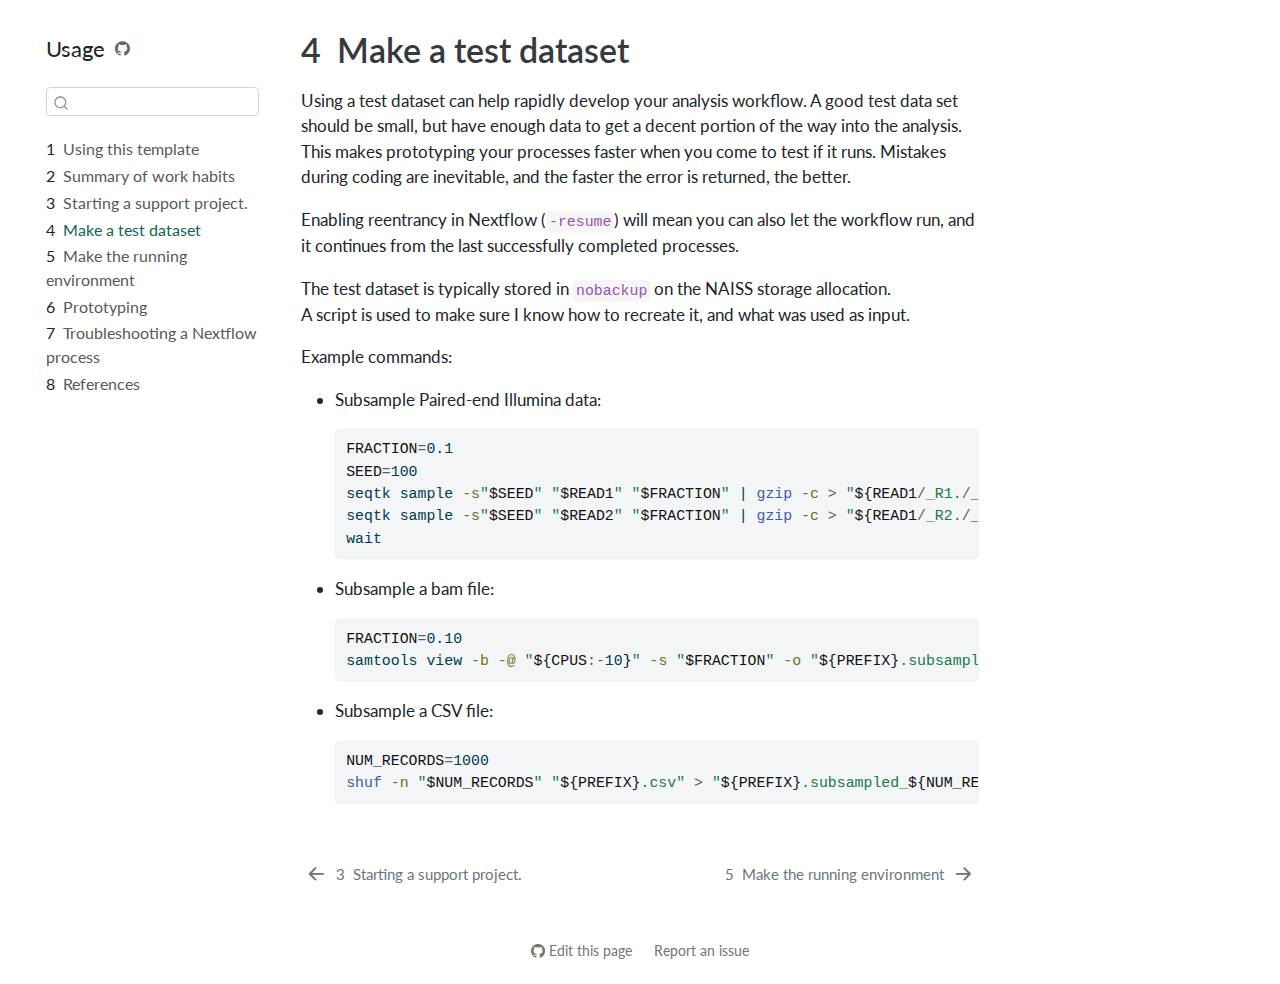
<file: test_dataset.html>
<!DOCTYPE html>
<html xmlns="http://www.w3.org/1999/xhtml" lang="en" xml:lang="en"><head>

<meta charset="utf-8">
<meta name="generator" content="quarto-1.3.450">

<meta name="viewport" content="width=device-width, initial-scale=1.0, user-scalable=yes">


<title>How to use this template - 4&nbsp; Make a test dataset</title>
<style>
code{white-space: pre-wrap;}
span.smallcaps{font-variant: small-caps;}
div.columns{display: flex; gap: min(4vw, 1.5em);}
div.column{flex: auto; overflow-x: auto;}
div.hanging-indent{margin-left: 1.5em; text-indent: -1.5em;}
ul.task-list{list-style: none;}
ul.task-list li input[type="checkbox"] {
  width: 0.8em;
  margin: 0 0.8em 0.2em -1em; /* quarto-specific, see https://github.com/quarto-dev/quarto-cli/issues/4556 */ 
  vertical-align: middle;
}
/* CSS for syntax highlighting */
pre > code.sourceCode { white-space: pre; position: relative; }
pre > code.sourceCode > span { display: inline-block; line-height: 1.25; }
pre > code.sourceCode > span:empty { height: 1.2em; }
.sourceCode { overflow: visible; }
code.sourceCode > span { color: inherit; text-decoration: inherit; }
div.sourceCode { margin: 1em 0; }
pre.sourceCode { margin: 0; }
@media screen {
div.sourceCode { overflow: auto; }
}
@media print {
pre > code.sourceCode { white-space: pre-wrap; }
pre > code.sourceCode > span { text-indent: -5em; padding-left: 5em; }
}
pre.numberSource code
  { counter-reset: source-line 0; }
pre.numberSource code > span
  { position: relative; left: -4em; counter-increment: source-line; }
pre.numberSource code > span > a:first-child::before
  { content: counter(source-line);
    position: relative; left: -1em; text-align: right; vertical-align: baseline;
    border: none; display: inline-block;
    -webkit-touch-callout: none; -webkit-user-select: none;
    -khtml-user-select: none; -moz-user-select: none;
    -ms-user-select: none; user-select: none;
    padding: 0 4px; width: 4em;
  }
pre.numberSource { margin-left: 3em;  padding-left: 4px; }
div.sourceCode
  {   }
@media screen {
pre > code.sourceCode > span > a:first-child::before { text-decoration: underline; }
}
</style>


<script src="site_libs/quarto-nav/quarto-nav.js"></script>
<script src="site_libs/quarto-nav/headroom.min.js"></script>
<script src="site_libs/clipboard/clipboard.min.js"></script>
<script src="site_libs/quarto-search/autocomplete.umd.js"></script>
<script src="site_libs/quarto-search/fuse.min.js"></script>
<script src="site_libs/quarto-search/quarto-search.js"></script>
<meta name="quarto:offset" content="./">
<link href="./computation_environment.html" rel="next">
<link href="./starting_steps.html" rel="prev">
<script src="site_libs/quarto-html/quarto.js"></script>
<script src="site_libs/quarto-html/popper.min.js"></script>
<script src="site_libs/quarto-html/tippy.umd.min.js"></script>
<script src="site_libs/quarto-html/anchor.min.js"></script>
<link href="site_libs/quarto-html/tippy.css" rel="stylesheet">
<link href="site_libs/quarto-html/quarto-syntax-highlighting.css" rel="stylesheet" id="quarto-text-highlighting-styles">
<script src="site_libs/bootstrap/bootstrap.min.js"></script>
<link href="site_libs/bootstrap/bootstrap-icons.css" rel="stylesheet">
<link href="site_libs/bootstrap/bootstrap.min.css" rel="stylesheet" id="quarto-bootstrap" data-mode="light">
<script id="quarto-search-options" type="application/json">{
  "location": "sidebar",
  "copy-button": false,
  "collapse-after": 3,
  "panel-placement": "start",
  "type": "textbox",
  "limit": 20,
  "language": {
    "search-no-results-text": "No results",
    "search-matching-documents-text": "matching documents",
    "search-copy-link-title": "Copy link to search",
    "search-hide-matches-text": "Hide additional matches",
    "search-more-match-text": "more match in this document",
    "search-more-matches-text": "more matches in this document",
    "search-clear-button-title": "Clear",
    "search-detached-cancel-button-title": "Cancel",
    "search-submit-button-title": "Submit",
    "search-label": "Search"
  }
}</script>


<link rel="stylesheet" href="styles.css">
</head>

<body class="nav-sidebar floating">

<div id="quarto-search-results"></div>
  <header id="quarto-header" class="headroom fixed-top">
  <nav class="quarto-secondary-nav">
    <div class="container-fluid d-flex">
      <button type="button" class="quarto-btn-toggle btn" data-bs-toggle="collapse" data-bs-target="#quarto-sidebar,#quarto-sidebar-glass" aria-controls="quarto-sidebar" aria-expanded="false" aria-label="Toggle sidebar navigation" onclick="if (window.quartoToggleHeadroom) { window.quartoToggleHeadroom(); }">
        <i class="bi bi-layout-text-sidebar-reverse"></i>
      </button>
      <nav class="quarto-page-breadcrumbs" aria-label="breadcrumb"><ol class="breadcrumb"><li class="breadcrumb-item"><a href="./test_dataset.html"><span class="chapter-number">4</span>&nbsp; <span class="chapter-title">Make a test dataset</span></a></li></ol></nav>
      <a class="flex-grow-1" role="button" data-bs-toggle="collapse" data-bs-target="#quarto-sidebar,#quarto-sidebar-glass" aria-controls="quarto-sidebar" aria-expanded="false" aria-label="Toggle sidebar navigation" onclick="if (window.quartoToggleHeadroom) { window.quartoToggleHeadroom(); }">      
      </a>
      <button type="button" class="btn quarto-search-button" aria-label="" onclick="window.quartoOpenSearch();">
        <i class="bi bi-search"></i>
      </button>
    </div>
  </nav>
</header>
<!-- content -->
<div id="quarto-content" class="quarto-container page-columns page-rows-contents page-layout-article">
<!-- sidebar -->
  <nav id="quarto-sidebar" class="sidebar collapse collapse-horizontal sidebar-navigation floating overflow-auto">
    <div class="pt-lg-2 mt-2 text-left sidebar-header">
    <div class="sidebar-title mb-0 py-0">
      <a href="./">Usage</a> 
        <div class="sidebar-tools-main">
    <a href="https://github.com/mahesh-panchal/NBIS_project_template/tree/main/docs/how-to/" rel="" title="Source Code" class="quarto-navigation-tool px-1" aria-label="Source Code"><i class="bi bi-github"></i></a>
</div>
    </div>
      </div>
        <div class="mt-2 flex-shrink-0 align-items-center">
        <div class="sidebar-search">
        <div id="quarto-search" class="" title="Search"></div>
        </div>
        </div>
    <div class="sidebar-menu-container"> 
    <ul class="list-unstyled mt-1">
        <li class="sidebar-item">
  <div class="sidebar-item-container"> 
  <a href="./index.html" class="sidebar-item-text sidebar-link">
 <span class="menu-text"><span class="chapter-number">1</span>&nbsp; <span class="chapter-title">Using this template</span></span></a>
  </div>
</li>
        <li class="sidebar-item">
  <div class="sidebar-item-container"> 
  <a href="./working_habits.html" class="sidebar-item-text sidebar-link">
 <span class="menu-text"><span class="chapter-number">2</span>&nbsp; <span class="chapter-title">Summary of work habits</span></span></a>
  </div>
</li>
        <li class="sidebar-item">
  <div class="sidebar-item-container"> 
  <a href="./starting_steps.html" class="sidebar-item-text sidebar-link">
 <span class="menu-text"><span class="chapter-number">3</span>&nbsp; <span class="chapter-title">Starting a support project.</span></span></a>
  </div>
</li>
        <li class="sidebar-item">
  <div class="sidebar-item-container"> 
  <a href="./test_dataset.html" class="sidebar-item-text sidebar-link active">
 <span class="menu-text"><span class="chapter-number">4</span>&nbsp; <span class="chapter-title">Make a test dataset</span></span></a>
  </div>
</li>
        <li class="sidebar-item">
  <div class="sidebar-item-container"> 
  <a href="./computation_environment.html" class="sidebar-item-text sidebar-link">
 <span class="menu-text"><span class="chapter-number">5</span>&nbsp; <span class="chapter-title">Make the running environment</span></span></a>
  </div>
</li>
        <li class="sidebar-item">
  <div class="sidebar-item-container"> 
  <a href="./prototyping.html" class="sidebar-item-text sidebar-link">
 <span class="menu-text"><span class="chapter-number">6</span>&nbsp; <span class="chapter-title">Prototyping</span></span></a>
  </div>
</li>
        <li class="sidebar-item">
  <div class="sidebar-item-container"> 
  <a href="./troubleshooting.html" class="sidebar-item-text sidebar-link">
 <span class="menu-text"><span class="chapter-number">7</span>&nbsp; <span class="chapter-title">Troubleshooting a Nextflow process</span></span></a>
  </div>
</li>
        <li class="sidebar-item">
  <div class="sidebar-item-container"> 
  <a href="./references.html" class="sidebar-item-text sidebar-link">
 <span class="menu-text"><span class="chapter-number">8</span>&nbsp; <span class="chapter-title">References</span></span></a>
  </div>
</li>
    </ul>
    </div>
</nav>
<div id="quarto-sidebar-glass" data-bs-toggle="collapse" data-bs-target="#quarto-sidebar,#quarto-sidebar-glass"></div>
<!-- margin-sidebar -->
    <div id="quarto-margin-sidebar" class="sidebar margin-sidebar">
        
    </div>
<!-- main -->
<main class="content" id="quarto-document-content">

<header id="title-block-header" class="quarto-title-block default">
<div class="quarto-title">
<h1 class="title"><span class="chapter-number">4</span>&nbsp; <span class="chapter-title">Make a test dataset</span></h1>
</div>



<div class="quarto-title-meta">

    
  
    
  </div>
  

</header>

<p>Using a test dataset can help rapidly develop your analysis workflow. A good test data set should be small, but have enough data to get a decent portion of the way into the analysis. This makes prototyping your processes faster when you come to test if it runs. Mistakes during coding are inevitable, and the faster the error is returned, the better.</p>
<p>Enabling reentrancy in Nextflow (<code>-resume</code>) will mean you can also let the workflow run, and it continues from the last successfully completed processes.</p>
<p>The test dataset is typically stored in <code>nobackup</code> on the NAISS storage allocation.<br>
A script is used to make sure I know how to recreate it, and what was used as input.</p>
<p>Example commands:</p>
<ul>
<li><p>Subsample Paired-end Illumina data:</p>
<div class="sourceCode" id="cb1"><pre class="sourceCode bash code-with-copy"><code class="sourceCode bash"><span id="cb1-1"><a href="#cb1-1" aria-hidden="true" tabindex="-1"></a><span class="va">FRACTION</span><span class="op">=</span>0.1</span>
<span id="cb1-2"><a href="#cb1-2" aria-hidden="true" tabindex="-1"></a><span class="va">SEED</span><span class="op">=</span>100</span>
<span id="cb1-3"><a href="#cb1-3" aria-hidden="true" tabindex="-1"></a><span class="ex">seqtk</span> sample <span class="at">-s</span><span class="st">"</span><span class="va">$SEED</span><span class="st">"</span> <span class="st">"</span><span class="va">$READ1</span><span class="st">"</span> <span class="st">"</span><span class="va">$FRACTION</span><span class="st">"</span> <span class="kw">|</span> <span class="fu">gzip</span> <span class="at">-c</span> <span class="op">&gt;</span> <span class="st">"</span><span class="va">${READ1</span><span class="op">/</span><span class="ss">_R1.</span><span class="op">/</span>_R1.subsampled.<span class="va">}</span><span class="st">"</span> <span class="kw">&amp;</span></span>
<span id="cb1-4"><a href="#cb1-4" aria-hidden="true" tabindex="-1"></a><span class="ex">seqtk</span> sample <span class="at">-s</span><span class="st">"</span><span class="va">$SEED</span><span class="st">"</span> <span class="st">"</span><span class="va">$READ2</span><span class="st">"</span> <span class="st">"</span><span class="va">$FRACTION</span><span class="st">"</span> <span class="kw">|</span> <span class="fu">gzip</span> <span class="at">-c</span> <span class="op">&gt;</span> <span class="st">"</span><span class="va">${READ1</span><span class="op">/</span><span class="ss">_R2.</span><span class="op">/</span>_R2.subsampled.<span class="va">}</span><span class="st">"</span></span>
<span id="cb1-5"><a href="#cb1-5" aria-hidden="true" tabindex="-1"></a><span class="bu">wait</span></span></code><button title="Copy to Clipboard" class="code-copy-button"><i class="bi"></i></button></pre></div></li>
<li><p>Subsample a bam file:</p>
<div class="sourceCode" id="cb2"><pre class="sourceCode bash code-with-copy"><code class="sourceCode bash"><span id="cb2-1"><a href="#cb2-1" aria-hidden="true" tabindex="-1"></a><span class="va">FRACTION</span><span class="op">=</span>0.10</span>
<span id="cb2-2"><a href="#cb2-2" aria-hidden="true" tabindex="-1"></a><span class="ex">samtools</span> view <span class="at">-b</span> <span class="at">-@</span> <span class="st">"</span><span class="va">${CPUS</span><span class="op">:-</span>10<span class="va">}</span><span class="st">"</span> <span class="at">-s</span> <span class="st">"</span><span class="va">$FRACTION</span><span class="st">"</span> <span class="at">-o</span> <span class="st">"</span><span class="va">${PREFIX}</span><span class="st">.subsampled_</span><span class="va">${FRACTION}</span><span class="st">.subreads.bam"</span> <span class="st">"</span><span class="va">${PREFIX}</span><span class="st">.subreads.bam"</span></span></code><button title="Copy to Clipboard" class="code-copy-button"><i class="bi"></i></button></pre></div></li>
<li><p>Subsample a CSV file:</p>
<div class="sourceCode" id="cb3"><pre class="sourceCode bash code-with-copy"><code class="sourceCode bash"><span id="cb3-1"><a href="#cb3-1" aria-hidden="true" tabindex="-1"></a><span class="va">NUM_RECORDS</span><span class="op">=</span>1000</span>
<span id="cb3-2"><a href="#cb3-2" aria-hidden="true" tabindex="-1"></a><span class="fu">shuf</span> <span class="at">-n</span> <span class="st">"</span><span class="va">$NUM_RECORDS</span><span class="st">"</span> <span class="st">"</span><span class="va">${PREFIX}</span><span class="st">.csv"</span> <span class="op">&gt;</span> <span class="st">"</span><span class="va">${PREFIX}</span><span class="st">.subsampled_</span><span class="va">${NUM_RECORDS}</span><span class="st">.csv"</span></span></code><button title="Copy to Clipboard" class="code-copy-button"><i class="bi"></i></button></pre></div></li>
</ul>



</main> <!-- /main -->
<script id="quarto-html-after-body" type="application/javascript">
window.document.addEventListener("DOMContentLoaded", function (event) {
  const toggleBodyColorMode = (bsSheetEl) => {
    const mode = bsSheetEl.getAttribute("data-mode");
    const bodyEl = window.document.querySelector("body");
    if (mode === "dark") {
      bodyEl.classList.add("quarto-dark");
      bodyEl.classList.remove("quarto-light");
    } else {
      bodyEl.classList.add("quarto-light");
      bodyEl.classList.remove("quarto-dark");
    }
  }
  const toggleBodyColorPrimary = () => {
    const bsSheetEl = window.document.querySelector("link#quarto-bootstrap");
    if (bsSheetEl) {
      toggleBodyColorMode(bsSheetEl);
    }
  }
  toggleBodyColorPrimary();  
  const icon = "";
  const anchorJS = new window.AnchorJS();
  anchorJS.options = {
    placement: 'right',
    icon: icon
  };
  anchorJS.add('.anchored');
  const isCodeAnnotation = (el) => {
    for (const clz of el.classList) {
      if (clz.startsWith('code-annotation-')) {                     
        return true;
      }
    }
    return false;
  }
  const clipboard = new window.ClipboardJS('.code-copy-button', {
    text: function(trigger) {
      const codeEl = trigger.previousElementSibling.cloneNode(true);
      for (const childEl of codeEl.children) {
        if (isCodeAnnotation(childEl)) {
          childEl.remove();
        }
      }
      return codeEl.innerText;
    }
  });
  clipboard.on('success', function(e) {
    // button target
    const button = e.trigger;
    // don't keep focus
    button.blur();
    // flash "checked"
    button.classList.add('code-copy-button-checked');
    var currentTitle = button.getAttribute("title");
    button.setAttribute("title", "Copied!");
    let tooltip;
    if (window.bootstrap) {
      button.setAttribute("data-bs-toggle", "tooltip");
      button.setAttribute("data-bs-placement", "left");
      button.setAttribute("data-bs-title", "Copied!");
      tooltip = new bootstrap.Tooltip(button, 
        { trigger: "manual", 
          customClass: "code-copy-button-tooltip",
          offset: [0, -8]});
      tooltip.show();    
    }
    setTimeout(function() {
      if (tooltip) {
        tooltip.hide();
        button.removeAttribute("data-bs-title");
        button.removeAttribute("data-bs-toggle");
        button.removeAttribute("data-bs-placement");
      }
      button.setAttribute("title", currentTitle);
      button.classList.remove('code-copy-button-checked');
    }, 1000);
    // clear code selection
    e.clearSelection();
  });
  function tippyHover(el, contentFn) {
    const config = {
      allowHTML: true,
      content: contentFn,
      maxWidth: 500,
      delay: 100,
      arrow: false,
      appendTo: function(el) {
          return el.parentElement;
      },
      interactive: true,
      interactiveBorder: 10,
      theme: 'quarto',
      placement: 'bottom-start'
    };
    window.tippy(el, config); 
  }
  const noterefs = window.document.querySelectorAll('a[role="doc-noteref"]');
  for (var i=0; i<noterefs.length; i++) {
    const ref = noterefs[i];
    tippyHover(ref, function() {
      // use id or data attribute instead here
      let href = ref.getAttribute('data-footnote-href') || ref.getAttribute('href');
      try { href = new URL(href).hash; } catch {}
      const id = href.replace(/^#\/?/, "");
      const note = window.document.getElementById(id);
      return note.innerHTML;
    });
  }
      let selectedAnnoteEl;
      const selectorForAnnotation = ( cell, annotation) => {
        let cellAttr = 'data-code-cell="' + cell + '"';
        let lineAttr = 'data-code-annotation="' +  annotation + '"';
        const selector = 'span[' + cellAttr + '][' + lineAttr + ']';
        return selector;
      }
      const selectCodeLines = (annoteEl) => {
        const doc = window.document;
        const targetCell = annoteEl.getAttribute("data-target-cell");
        const targetAnnotation = annoteEl.getAttribute("data-target-annotation");
        const annoteSpan = window.document.querySelector(selectorForAnnotation(targetCell, targetAnnotation));
        const lines = annoteSpan.getAttribute("data-code-lines").split(",");
        const lineIds = lines.map((line) => {
          return targetCell + "-" + line;
        })
        let top = null;
        let height = null;
        let parent = null;
        if (lineIds.length > 0) {
            //compute the position of the single el (top and bottom and make a div)
            const el = window.document.getElementById(lineIds[0]);
            top = el.offsetTop;
            height = el.offsetHeight;
            parent = el.parentElement.parentElement;
          if (lineIds.length > 1) {
            const lastEl = window.document.getElementById(lineIds[lineIds.length - 1]);
            const bottom = lastEl.offsetTop + lastEl.offsetHeight;
            height = bottom - top;
          }
          if (top !== null && height !== null && parent !== null) {
            // cook up a div (if necessary) and position it 
            let div = window.document.getElementById("code-annotation-line-highlight");
            if (div === null) {
              div = window.document.createElement("div");
              div.setAttribute("id", "code-annotation-line-highlight");
              div.style.position = 'absolute';
              parent.appendChild(div);
            }
            div.style.top = top - 2 + "px";
            div.style.height = height + 4 + "px";
            let gutterDiv = window.document.getElementById("code-annotation-line-highlight-gutter");
            if (gutterDiv === null) {
              gutterDiv = window.document.createElement("div");
              gutterDiv.setAttribute("id", "code-annotation-line-highlight-gutter");
              gutterDiv.style.position = 'absolute';
              const codeCell = window.document.getElementById(targetCell);
              const gutter = codeCell.querySelector('.code-annotation-gutter');
              gutter.appendChild(gutterDiv);
            }
            gutterDiv.style.top = top - 2 + "px";
            gutterDiv.style.height = height + 4 + "px";
          }
          selectedAnnoteEl = annoteEl;
        }
      };
      const unselectCodeLines = () => {
        const elementsIds = ["code-annotation-line-highlight", "code-annotation-line-highlight-gutter"];
        elementsIds.forEach((elId) => {
          const div = window.document.getElementById(elId);
          if (div) {
            div.remove();
          }
        });
        selectedAnnoteEl = undefined;
      };
      // Attach click handler to the DT
      const annoteDls = window.document.querySelectorAll('dt[data-target-cell]');
      for (const annoteDlNode of annoteDls) {
        annoteDlNode.addEventListener('click', (event) => {
          const clickedEl = event.target;
          if (clickedEl !== selectedAnnoteEl) {
            unselectCodeLines();
            const activeEl = window.document.querySelector('dt[data-target-cell].code-annotation-active');
            if (activeEl) {
              activeEl.classList.remove('code-annotation-active');
            }
            selectCodeLines(clickedEl);
            clickedEl.classList.add('code-annotation-active');
          } else {
            // Unselect the line
            unselectCodeLines();
            clickedEl.classList.remove('code-annotation-active');
          }
        });
      }
  const findCites = (el) => {
    const parentEl = el.parentElement;
    if (parentEl) {
      const cites = parentEl.dataset.cites;
      if (cites) {
        return {
          el,
          cites: cites.split(' ')
        };
      } else {
        return findCites(el.parentElement)
      }
    } else {
      return undefined;
    }
  };
  var bibliorefs = window.document.querySelectorAll('a[role="doc-biblioref"]');
  for (var i=0; i<bibliorefs.length; i++) {
    const ref = bibliorefs[i];
    const citeInfo = findCites(ref);
    if (citeInfo) {
      tippyHover(citeInfo.el, function() {
        var popup = window.document.createElement('div');
        citeInfo.cites.forEach(function(cite) {
          var citeDiv = window.document.createElement('div');
          citeDiv.classList.add('hanging-indent');
          citeDiv.classList.add('csl-entry');
          var biblioDiv = window.document.getElementById('ref-' + cite);
          if (biblioDiv) {
            citeDiv.innerHTML = biblioDiv.innerHTML;
          }
          popup.appendChild(citeDiv);
        });
        return popup.innerHTML;
      });
    }
  }
});
</script>
<nav class="page-navigation">
  <div class="nav-page nav-page-previous">
      <a href="./starting_steps.html" class="pagination-link">
        <i class="bi bi-arrow-left-short"></i> <span class="nav-page-text"><span class="chapter-number">3</span>&nbsp; <span class="chapter-title">Starting a support project.</span></span>
      </a>          
  </div>
  <div class="nav-page nav-page-next">
      <a href="./computation_environment.html" class="pagination-link">
        <span class="nav-page-text"><span class="chapter-number">5</span>&nbsp; <span class="chapter-title">Make the running environment</span></span> <i class="bi bi-arrow-right-short"></i>
      </a>
  </div>
</nav>
</div> <!-- /content -->



<footer class="footer"><div class="nav-footer"><div class="nav-footer-center"><div class="toc-actions"><div><i class="bi bi-github"></i></div><div class="action-links"><p><a href="https://github.com/mahesh-panchal/NBIS_project_template/edit/main/docs/how-to/test_dataset.qmd" class="toc-action">Edit this page</a></p><p><a href="https://github.com/mahesh-panchal/NBIS_project_template/issues/new" class="toc-action">Report an issue</a></p></div></div></div></div></footer></body></html>
</file>
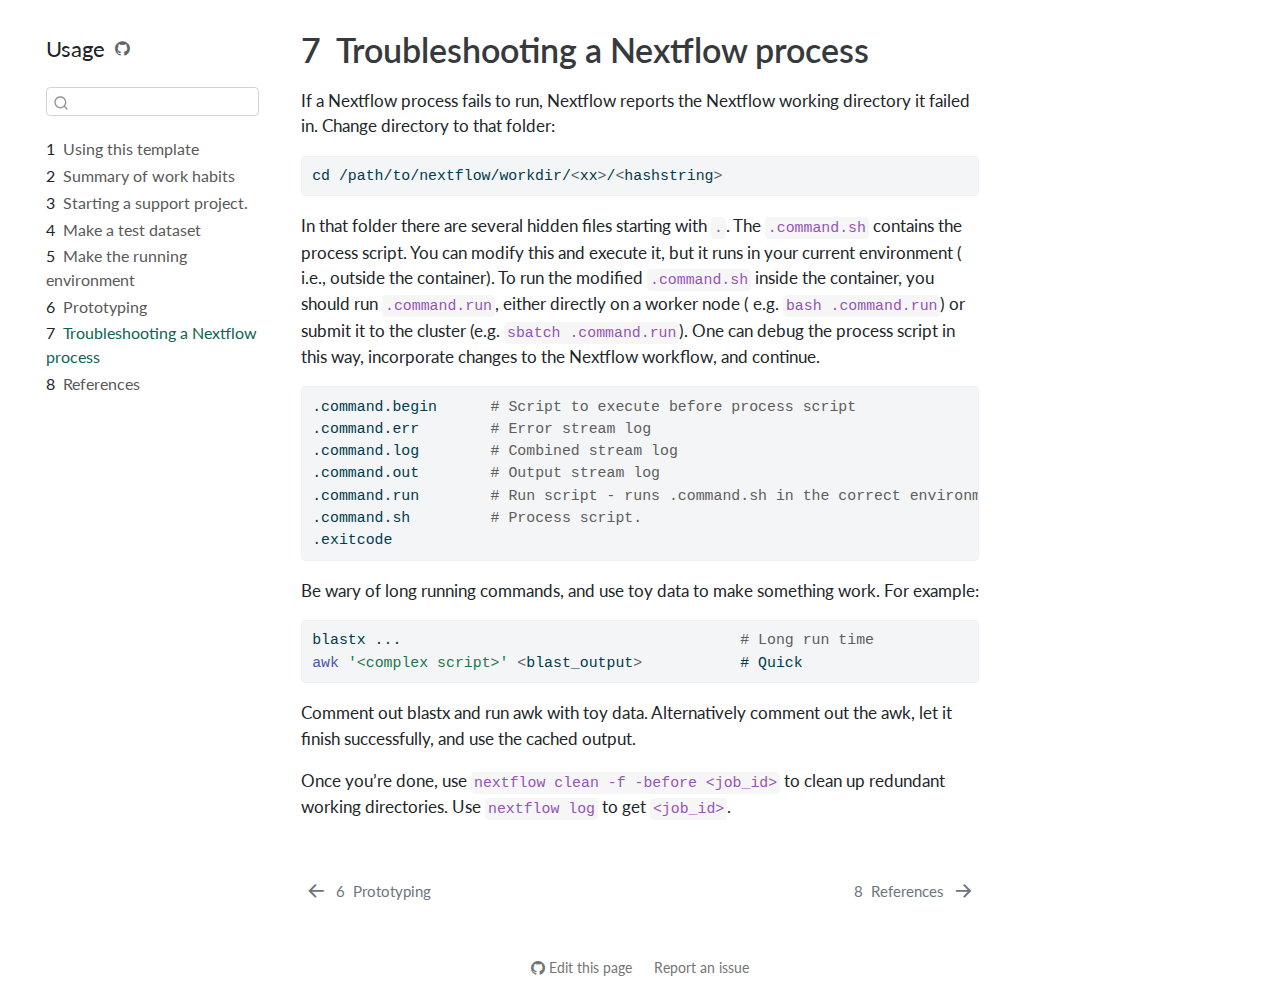
<file: troubleshooting.html>
<!DOCTYPE html>
<html xmlns="http://www.w3.org/1999/xhtml" lang="en" xml:lang="en"><head>

<meta charset="utf-8">
<meta name="generator" content="quarto-1.3.450">

<meta name="viewport" content="width=device-width, initial-scale=1.0, user-scalable=yes">


<title>How to use this template - 7&nbsp; Troubleshooting a Nextflow process</title>
<style>
code{white-space: pre-wrap;}
span.smallcaps{font-variant: small-caps;}
div.columns{display: flex; gap: min(4vw, 1.5em);}
div.column{flex: auto; overflow-x: auto;}
div.hanging-indent{margin-left: 1.5em; text-indent: -1.5em;}
ul.task-list{list-style: none;}
ul.task-list li input[type="checkbox"] {
  width: 0.8em;
  margin: 0 0.8em 0.2em -1em; /* quarto-specific, see https://github.com/quarto-dev/quarto-cli/issues/4556 */ 
  vertical-align: middle;
}
/* CSS for syntax highlighting */
pre > code.sourceCode { white-space: pre; position: relative; }
pre > code.sourceCode > span { display: inline-block; line-height: 1.25; }
pre > code.sourceCode > span:empty { height: 1.2em; }
.sourceCode { overflow: visible; }
code.sourceCode > span { color: inherit; text-decoration: inherit; }
div.sourceCode { margin: 1em 0; }
pre.sourceCode { margin: 0; }
@media screen {
div.sourceCode { overflow: auto; }
}
@media print {
pre > code.sourceCode { white-space: pre-wrap; }
pre > code.sourceCode > span { text-indent: -5em; padding-left: 5em; }
}
pre.numberSource code
  { counter-reset: source-line 0; }
pre.numberSource code > span
  { position: relative; left: -4em; counter-increment: source-line; }
pre.numberSource code > span > a:first-child::before
  { content: counter(source-line);
    position: relative; left: -1em; text-align: right; vertical-align: baseline;
    border: none; display: inline-block;
    -webkit-touch-callout: none; -webkit-user-select: none;
    -khtml-user-select: none; -moz-user-select: none;
    -ms-user-select: none; user-select: none;
    padding: 0 4px; width: 4em;
  }
pre.numberSource { margin-left: 3em;  padding-left: 4px; }
div.sourceCode
  {   }
@media screen {
pre > code.sourceCode > span > a:first-child::before { text-decoration: underline; }
}
</style>


<script src="site_libs/quarto-nav/quarto-nav.js"></script>
<script src="site_libs/quarto-nav/headroom.min.js"></script>
<script src="site_libs/clipboard/clipboard.min.js"></script>
<script src="site_libs/quarto-search/autocomplete.umd.js"></script>
<script src="site_libs/quarto-search/fuse.min.js"></script>
<script src="site_libs/quarto-search/quarto-search.js"></script>
<meta name="quarto:offset" content="./">
<link href="./references.html" rel="next">
<link href="./prototyping.html" rel="prev">
<script src="site_libs/quarto-html/quarto.js"></script>
<script src="site_libs/quarto-html/popper.min.js"></script>
<script src="site_libs/quarto-html/tippy.umd.min.js"></script>
<script src="site_libs/quarto-html/anchor.min.js"></script>
<link href="site_libs/quarto-html/tippy.css" rel="stylesheet">
<link href="site_libs/quarto-html/quarto-syntax-highlighting.css" rel="stylesheet" id="quarto-text-highlighting-styles">
<script src="site_libs/bootstrap/bootstrap.min.js"></script>
<link href="site_libs/bootstrap/bootstrap-icons.css" rel="stylesheet">
<link href="site_libs/bootstrap/bootstrap.min.css" rel="stylesheet" id="quarto-bootstrap" data-mode="light">
<script id="quarto-search-options" type="application/json">{
  "location": "sidebar",
  "copy-button": false,
  "collapse-after": 3,
  "panel-placement": "start",
  "type": "textbox",
  "limit": 20,
  "language": {
    "search-no-results-text": "No results",
    "search-matching-documents-text": "matching documents",
    "search-copy-link-title": "Copy link to search",
    "search-hide-matches-text": "Hide additional matches",
    "search-more-match-text": "more match in this document",
    "search-more-matches-text": "more matches in this document",
    "search-clear-button-title": "Clear",
    "search-detached-cancel-button-title": "Cancel",
    "search-submit-button-title": "Submit",
    "search-label": "Search"
  }
}</script>


<link rel="stylesheet" href="styles.css">
</head>

<body class="nav-sidebar floating">

<div id="quarto-search-results"></div>
  <header id="quarto-header" class="headroom fixed-top">
  <nav class="quarto-secondary-nav">
    <div class="container-fluid d-flex">
      <button type="button" class="quarto-btn-toggle btn" data-bs-toggle="collapse" data-bs-target="#quarto-sidebar,#quarto-sidebar-glass" aria-controls="quarto-sidebar" aria-expanded="false" aria-label="Toggle sidebar navigation" onclick="if (window.quartoToggleHeadroom) { window.quartoToggleHeadroom(); }">
        <i class="bi bi-layout-text-sidebar-reverse"></i>
      </button>
      <nav class="quarto-page-breadcrumbs" aria-label="breadcrumb"><ol class="breadcrumb"><li class="breadcrumb-item"><a href="./troubleshooting.html"><span class="chapter-number">7</span>&nbsp; <span class="chapter-title">Troubleshooting a Nextflow process</span></a></li></ol></nav>
      <a class="flex-grow-1" role="button" data-bs-toggle="collapse" data-bs-target="#quarto-sidebar,#quarto-sidebar-glass" aria-controls="quarto-sidebar" aria-expanded="false" aria-label="Toggle sidebar navigation" onclick="if (window.quartoToggleHeadroom) { window.quartoToggleHeadroom(); }">      
      </a>
      <button type="button" class="btn quarto-search-button" aria-label="" onclick="window.quartoOpenSearch();">
        <i class="bi bi-search"></i>
      </button>
    </div>
  </nav>
</header>
<!-- content -->
<div id="quarto-content" class="quarto-container page-columns page-rows-contents page-layout-article">
<!-- sidebar -->
  <nav id="quarto-sidebar" class="sidebar collapse collapse-horizontal sidebar-navigation floating overflow-auto">
    <div class="pt-lg-2 mt-2 text-left sidebar-header">
    <div class="sidebar-title mb-0 py-0">
      <a href="./">Usage</a> 
        <div class="sidebar-tools-main">
    <a href="https://github.com/mahesh-panchal/NBIS_project_template/tree/main/docs/how-to/" rel="" title="Source Code" class="quarto-navigation-tool px-1" aria-label="Source Code"><i class="bi bi-github"></i></a>
</div>
    </div>
      </div>
        <div class="mt-2 flex-shrink-0 align-items-center">
        <div class="sidebar-search">
        <div id="quarto-search" class="" title="Search"></div>
        </div>
        </div>
    <div class="sidebar-menu-container"> 
    <ul class="list-unstyled mt-1">
        <li class="sidebar-item">
  <div class="sidebar-item-container"> 
  <a href="./index.html" class="sidebar-item-text sidebar-link">
 <span class="menu-text"><span class="chapter-number">1</span>&nbsp; <span class="chapter-title">Using this template</span></span></a>
  </div>
</li>
        <li class="sidebar-item">
  <div class="sidebar-item-container"> 
  <a href="./working_habits.html" class="sidebar-item-text sidebar-link">
 <span class="menu-text"><span class="chapter-number">2</span>&nbsp; <span class="chapter-title">Summary of work habits</span></span></a>
  </div>
</li>
        <li class="sidebar-item">
  <div class="sidebar-item-container"> 
  <a href="./starting_steps.html" class="sidebar-item-text sidebar-link">
 <span class="menu-text"><span class="chapter-number">3</span>&nbsp; <span class="chapter-title">Starting a support project.</span></span></a>
  </div>
</li>
        <li class="sidebar-item">
  <div class="sidebar-item-container"> 
  <a href="./test_dataset.html" class="sidebar-item-text sidebar-link">
 <span class="menu-text"><span class="chapter-number">4</span>&nbsp; <span class="chapter-title">Make a test dataset</span></span></a>
  </div>
</li>
        <li class="sidebar-item">
  <div class="sidebar-item-container"> 
  <a href="./computation_environment.html" class="sidebar-item-text sidebar-link">
 <span class="menu-text"><span class="chapter-number">5</span>&nbsp; <span class="chapter-title">Make the running environment</span></span></a>
  </div>
</li>
        <li class="sidebar-item">
  <div class="sidebar-item-container"> 
  <a href="./prototyping.html" class="sidebar-item-text sidebar-link">
 <span class="menu-text"><span class="chapter-number">6</span>&nbsp; <span class="chapter-title">Prototyping</span></span></a>
  </div>
</li>
        <li class="sidebar-item">
  <div class="sidebar-item-container"> 
  <a href="./troubleshooting.html" class="sidebar-item-text sidebar-link active">
 <span class="menu-text"><span class="chapter-number">7</span>&nbsp; <span class="chapter-title">Troubleshooting a Nextflow process</span></span></a>
  </div>
</li>
        <li class="sidebar-item">
  <div class="sidebar-item-container"> 
  <a href="./references.html" class="sidebar-item-text sidebar-link">
 <span class="menu-text"><span class="chapter-number">8</span>&nbsp; <span class="chapter-title">References</span></span></a>
  </div>
</li>
    </ul>
    </div>
</nav>
<div id="quarto-sidebar-glass" data-bs-toggle="collapse" data-bs-target="#quarto-sidebar,#quarto-sidebar-glass"></div>
<!-- margin-sidebar -->
    <div id="quarto-margin-sidebar" class="sidebar margin-sidebar">
        
    </div>
<!-- main -->
<main class="content" id="quarto-document-content">

<header id="title-block-header" class="quarto-title-block default">
<div class="quarto-title">
<h1 class="title"><span class="chapter-number">7</span>&nbsp; <span class="chapter-title">Troubleshooting a Nextflow process</span></h1>
</div>



<div class="quarto-title-meta">

    
  
    
  </div>
  

</header>

<p>If a Nextflow process fails to run, Nextflow reports the Nextflow working directory it failed in. Change directory to that folder:</p>
<div class="sourceCode" id="cb1"><pre class="sourceCode bash code-with-copy"><code class="sourceCode bash"><span id="cb1-1"><a href="#cb1-1" aria-hidden="true" tabindex="-1"></a><span class="bu">cd</span> /path/to/nextflow/workdir/<span class="op">&lt;</span>xx<span class="op">&gt;</span>/<span class="op">&lt;</span>hashstring<span class="op">&gt;</span></span></code><button title="Copy to Clipboard" class="code-copy-button"><i class="bi"></i></button></pre></div>
<p>In that folder there are several hidden files starting with <code>.</code>. The <code>.command.sh</code> contains the process script. You can modify this and execute it, but it runs in your current environment ( i.e., outside the container). To run the modified <code>.command.sh</code> inside the container, you should run <code>.command.run</code>, either directly on a worker node ( e.g.&nbsp;<code>bash .command.run</code>) or submit it to the cluster (e.g.&nbsp;<code>sbatch .command.run</code>). One can debug the process script in this way, incorporate changes to the Nextflow workflow, and continue.</p>
<div class="sourceCode" id="cb2"><pre class="sourceCode bash code-with-copy"><code class="sourceCode bash"><span id="cb2-1"><a href="#cb2-1" aria-hidden="true" tabindex="-1"></a><span class="ex">.command.begin</span>      <span class="co"># Script to execute before process script</span></span>
<span id="cb2-2"><a href="#cb2-2" aria-hidden="true" tabindex="-1"></a><span class="ex">.command.err</span>        <span class="co"># Error stream log</span></span>
<span id="cb2-3"><a href="#cb2-3" aria-hidden="true" tabindex="-1"></a><span class="ex">.command.log</span>        <span class="co"># Combined stream log</span></span>
<span id="cb2-4"><a href="#cb2-4" aria-hidden="true" tabindex="-1"></a><span class="ex">.command.out</span>        <span class="co"># Output stream log</span></span>
<span id="cb2-5"><a href="#cb2-5" aria-hidden="true" tabindex="-1"></a><span class="ex">.command.run</span>        <span class="co"># Run script - runs .command.sh in the correct environment.</span></span>
<span id="cb2-6"><a href="#cb2-6" aria-hidden="true" tabindex="-1"></a><span class="ex">.command.sh</span>         <span class="co"># Process script.</span></span>
<span id="cb2-7"><a href="#cb2-7" aria-hidden="true" tabindex="-1"></a><span class="ex">.exitcode</span></span></code><button title="Copy to Clipboard" class="code-copy-button"><i class="bi"></i></button></pre></div>
<p>Be wary of long running commands, and use toy data to make something work. For example:</p>
<div class="sourceCode" id="cb3"><pre class="sourceCode bash code-with-copy"><code class="sourceCode bash"><span id="cb3-1"><a href="#cb3-1" aria-hidden="true" tabindex="-1"></a><span class="ex">blastx</span> ...                                      <span class="co"># Long run time</span></span>
<span id="cb3-2"><a href="#cb3-2" aria-hidden="true" tabindex="-1"></a><span class="fu">awk</span> <span class="st">'&lt;complex script&gt;'</span> <span class="op">&lt;</span>blast_output<span class="op">&gt;</span>           # Quick</span></code><button title="Copy to Clipboard" class="code-copy-button"><i class="bi"></i></button></pre></div>
<p>Comment out blastx and run awk with toy data. Alternatively comment out the awk, let it finish successfully, and use the cached output.</p>
<p>Once you’re done, use <code>nextflow clean -f -before &lt;job_id&gt;</code> to clean up redundant working directories. Use <code>nextflow log</code> to get <code>&lt;job_id&gt;</code>.</p>



</main> <!-- /main -->
<script id="quarto-html-after-body" type="application/javascript">
window.document.addEventListener("DOMContentLoaded", function (event) {
  const toggleBodyColorMode = (bsSheetEl) => {
    const mode = bsSheetEl.getAttribute("data-mode");
    const bodyEl = window.document.querySelector("body");
    if (mode === "dark") {
      bodyEl.classList.add("quarto-dark");
      bodyEl.classList.remove("quarto-light");
    } else {
      bodyEl.classList.add("quarto-light");
      bodyEl.classList.remove("quarto-dark");
    }
  }
  const toggleBodyColorPrimary = () => {
    const bsSheetEl = window.document.querySelector("link#quarto-bootstrap");
    if (bsSheetEl) {
      toggleBodyColorMode(bsSheetEl);
    }
  }
  toggleBodyColorPrimary();  
  const icon = "";
  const anchorJS = new window.AnchorJS();
  anchorJS.options = {
    placement: 'right',
    icon: icon
  };
  anchorJS.add('.anchored');
  const isCodeAnnotation = (el) => {
    for (const clz of el.classList) {
      if (clz.startsWith('code-annotation-')) {                     
        return true;
      }
    }
    return false;
  }
  const clipboard = new window.ClipboardJS('.code-copy-button', {
    text: function(trigger) {
      const codeEl = trigger.previousElementSibling.cloneNode(true);
      for (const childEl of codeEl.children) {
        if (isCodeAnnotation(childEl)) {
          childEl.remove();
        }
      }
      return codeEl.innerText;
    }
  });
  clipboard.on('success', function(e) {
    // button target
    const button = e.trigger;
    // don't keep focus
    button.blur();
    // flash "checked"
    button.classList.add('code-copy-button-checked');
    var currentTitle = button.getAttribute("title");
    button.setAttribute("title", "Copied!");
    let tooltip;
    if (window.bootstrap) {
      button.setAttribute("data-bs-toggle", "tooltip");
      button.setAttribute("data-bs-placement", "left");
      button.setAttribute("data-bs-title", "Copied!");
      tooltip = new bootstrap.Tooltip(button, 
        { trigger: "manual", 
          customClass: "code-copy-button-tooltip",
          offset: [0, -8]});
      tooltip.show();    
    }
    setTimeout(function() {
      if (tooltip) {
        tooltip.hide();
        button.removeAttribute("data-bs-title");
        button.removeAttribute("data-bs-toggle");
        button.removeAttribute("data-bs-placement");
      }
      button.setAttribute("title", currentTitle);
      button.classList.remove('code-copy-button-checked');
    }, 1000);
    // clear code selection
    e.clearSelection();
  });
  function tippyHover(el, contentFn) {
    const config = {
      allowHTML: true,
      content: contentFn,
      maxWidth: 500,
      delay: 100,
      arrow: false,
      appendTo: function(el) {
          return el.parentElement;
      },
      interactive: true,
      interactiveBorder: 10,
      theme: 'quarto',
      placement: 'bottom-start'
    };
    window.tippy(el, config); 
  }
  const noterefs = window.document.querySelectorAll('a[role="doc-noteref"]');
  for (var i=0; i<noterefs.length; i++) {
    const ref = noterefs[i];
    tippyHover(ref, function() {
      // use id or data attribute instead here
      let href = ref.getAttribute('data-footnote-href') || ref.getAttribute('href');
      try { href = new URL(href).hash; } catch {}
      const id = href.replace(/^#\/?/, "");
      const note = window.document.getElementById(id);
      return note.innerHTML;
    });
  }
      let selectedAnnoteEl;
      const selectorForAnnotation = ( cell, annotation) => {
        let cellAttr = 'data-code-cell="' + cell + '"';
        let lineAttr = 'data-code-annotation="' +  annotation + '"';
        const selector = 'span[' + cellAttr + '][' + lineAttr + ']';
        return selector;
      }
      const selectCodeLines = (annoteEl) => {
        const doc = window.document;
        const targetCell = annoteEl.getAttribute("data-target-cell");
        const targetAnnotation = annoteEl.getAttribute("data-target-annotation");
        const annoteSpan = window.document.querySelector(selectorForAnnotation(targetCell, targetAnnotation));
        const lines = annoteSpan.getAttribute("data-code-lines").split(",");
        const lineIds = lines.map((line) => {
          return targetCell + "-" + line;
        })
        let top = null;
        let height = null;
        let parent = null;
        if (lineIds.length > 0) {
            //compute the position of the single el (top and bottom and make a div)
            const el = window.document.getElementById(lineIds[0]);
            top = el.offsetTop;
            height = el.offsetHeight;
            parent = el.parentElement.parentElement;
          if (lineIds.length > 1) {
            const lastEl = window.document.getElementById(lineIds[lineIds.length - 1]);
            const bottom = lastEl.offsetTop + lastEl.offsetHeight;
            height = bottom - top;
          }
          if (top !== null && height !== null && parent !== null) {
            // cook up a div (if necessary) and position it 
            let div = window.document.getElementById("code-annotation-line-highlight");
            if (div === null) {
              div = window.document.createElement("div");
              div.setAttribute("id", "code-annotation-line-highlight");
              div.style.position = 'absolute';
              parent.appendChild(div);
            }
            div.style.top = top - 2 + "px";
            div.style.height = height + 4 + "px";
            let gutterDiv = window.document.getElementById("code-annotation-line-highlight-gutter");
            if (gutterDiv === null) {
              gutterDiv = window.document.createElement("div");
              gutterDiv.setAttribute("id", "code-annotation-line-highlight-gutter");
              gutterDiv.style.position = 'absolute';
              const codeCell = window.document.getElementById(targetCell);
              const gutter = codeCell.querySelector('.code-annotation-gutter');
              gutter.appendChild(gutterDiv);
            }
            gutterDiv.style.top = top - 2 + "px";
            gutterDiv.style.height = height + 4 + "px";
          }
          selectedAnnoteEl = annoteEl;
        }
      };
      const unselectCodeLines = () => {
        const elementsIds = ["code-annotation-line-highlight", "code-annotation-line-highlight-gutter"];
        elementsIds.forEach((elId) => {
          const div = window.document.getElementById(elId);
          if (div) {
            div.remove();
          }
        });
        selectedAnnoteEl = undefined;
      };
      // Attach click handler to the DT
      const annoteDls = window.document.querySelectorAll('dt[data-target-cell]');
      for (const annoteDlNode of annoteDls) {
        annoteDlNode.addEventListener('click', (event) => {
          const clickedEl = event.target;
          if (clickedEl !== selectedAnnoteEl) {
            unselectCodeLines();
            const activeEl = window.document.querySelector('dt[data-target-cell].code-annotation-active');
            if (activeEl) {
              activeEl.classList.remove('code-annotation-active');
            }
            selectCodeLines(clickedEl);
            clickedEl.classList.add('code-annotation-active');
          } else {
            // Unselect the line
            unselectCodeLines();
            clickedEl.classList.remove('code-annotation-active');
          }
        });
      }
  const findCites = (el) => {
    const parentEl = el.parentElement;
    if (parentEl) {
      const cites = parentEl.dataset.cites;
      if (cites) {
        return {
          el,
          cites: cites.split(' ')
        };
      } else {
        return findCites(el.parentElement)
      }
    } else {
      return undefined;
    }
  };
  var bibliorefs = window.document.querySelectorAll('a[role="doc-biblioref"]');
  for (var i=0; i<bibliorefs.length; i++) {
    const ref = bibliorefs[i];
    const citeInfo = findCites(ref);
    if (citeInfo) {
      tippyHover(citeInfo.el, function() {
        var popup = window.document.createElement('div');
        citeInfo.cites.forEach(function(cite) {
          var citeDiv = window.document.createElement('div');
          citeDiv.classList.add('hanging-indent');
          citeDiv.classList.add('csl-entry');
          var biblioDiv = window.document.getElementById('ref-' + cite);
          if (biblioDiv) {
            citeDiv.innerHTML = biblioDiv.innerHTML;
          }
          popup.appendChild(citeDiv);
        });
        return popup.innerHTML;
      });
    }
  }
});
</script>
<nav class="page-navigation">
  <div class="nav-page nav-page-previous">
      <a href="./prototyping.html" class="pagination-link">
        <i class="bi bi-arrow-left-short"></i> <span class="nav-page-text"><span class="chapter-number">6</span>&nbsp; <span class="chapter-title">Prototyping</span></span>
      </a>          
  </div>
  <div class="nav-page nav-page-next">
      <a href="./references.html" class="pagination-link">
        <span class="nav-page-text"><span class="chapter-number">8</span>&nbsp; <span class="chapter-title">References</span></span> <i class="bi bi-arrow-right-short"></i>
      </a>
  </div>
</nav>
</div> <!-- /content -->



<footer class="footer"><div class="nav-footer"><div class="nav-footer-center"><div class="toc-actions"><div><i class="bi bi-github"></i></div><div class="action-links"><p><a href="https://github.com/mahesh-panchal/NBIS_project_template/edit/main/docs/how-to/troubleshooting.qmd" class="toc-action">Edit this page</a></p><p><a href="https://github.com/mahesh-panchal/NBIS_project_template/issues/new" class="toc-action">Report an issue</a></p></div></div></div></div></footer></body></html>
</file>
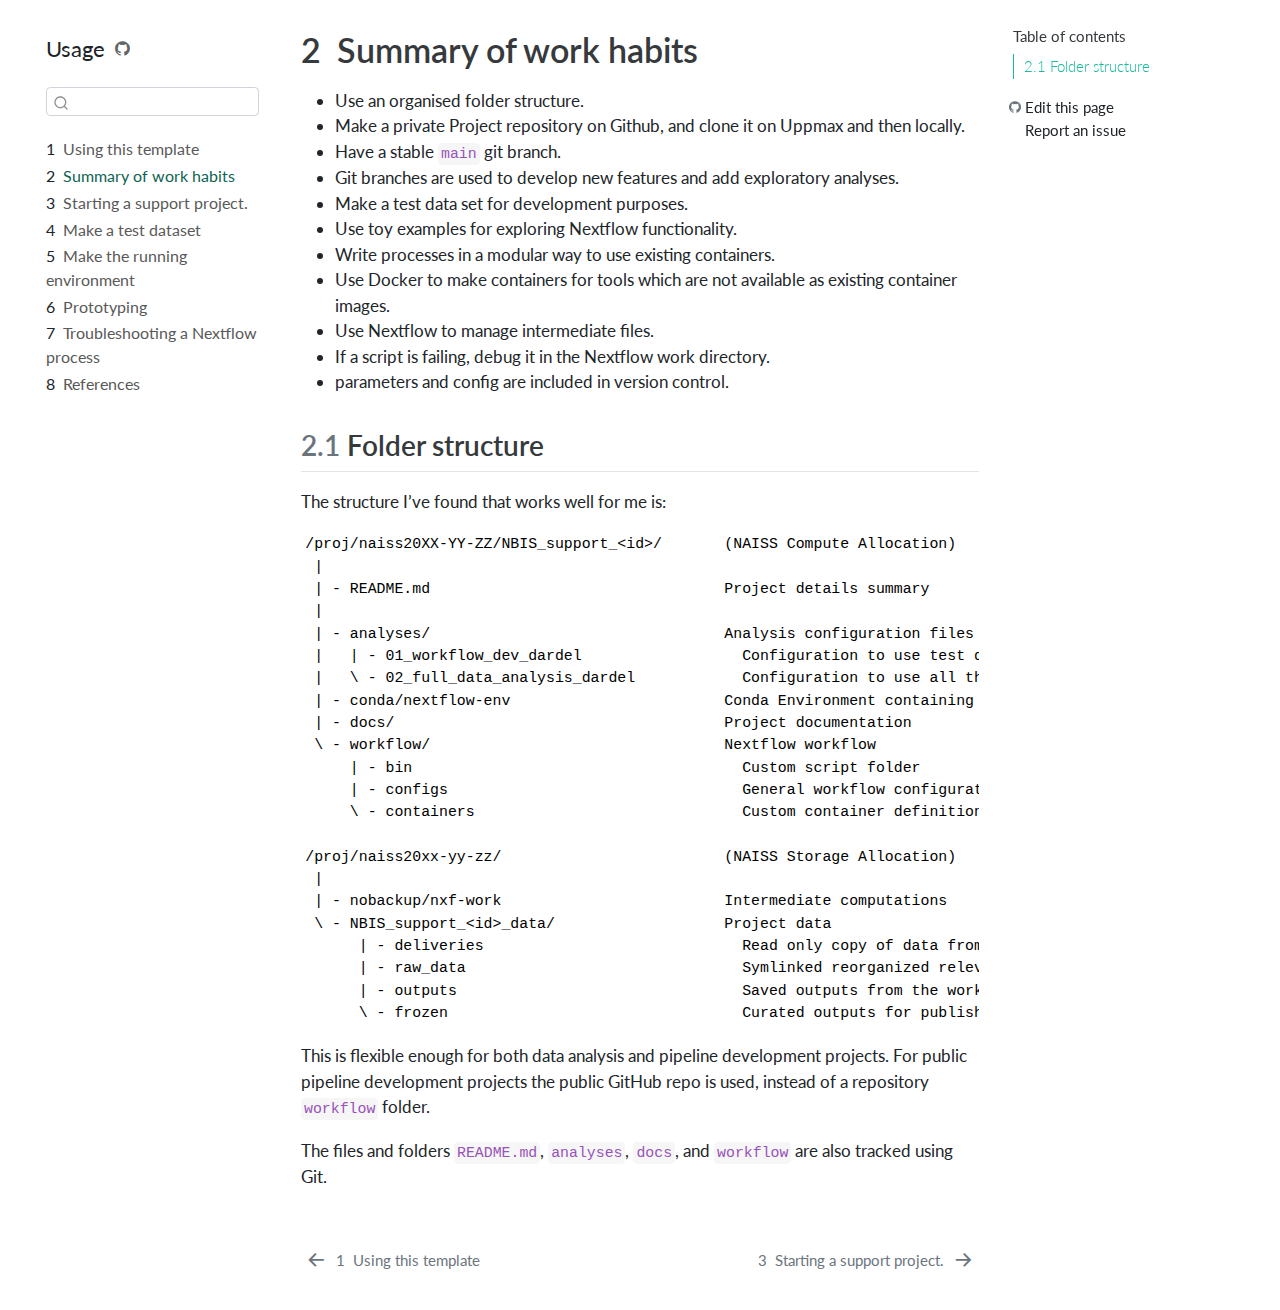
<file: working_habits.html>
<!DOCTYPE html>
<html xmlns="http://www.w3.org/1999/xhtml" lang="en" xml:lang="en"><head>

<meta charset="utf-8">
<meta name="generator" content="quarto-1.3.450">

<meta name="viewport" content="width=device-width, initial-scale=1.0, user-scalable=yes">


<title>How to use this template - 2&nbsp; Summary of work habits</title>
<style>
code{white-space: pre-wrap;}
span.smallcaps{font-variant: small-caps;}
div.columns{display: flex; gap: min(4vw, 1.5em);}
div.column{flex: auto; overflow-x: auto;}
div.hanging-indent{margin-left: 1.5em; text-indent: -1.5em;}
ul.task-list{list-style: none;}
ul.task-list li input[type="checkbox"] {
  width: 0.8em;
  margin: 0 0.8em 0.2em -1em; /* quarto-specific, see https://github.com/quarto-dev/quarto-cli/issues/4556 */ 
  vertical-align: middle;
}
</style>


<script src="site_libs/quarto-nav/quarto-nav.js"></script>
<script src="site_libs/quarto-nav/headroom.min.js"></script>
<script src="site_libs/clipboard/clipboard.min.js"></script>
<script src="site_libs/quarto-search/autocomplete.umd.js"></script>
<script src="site_libs/quarto-search/fuse.min.js"></script>
<script src="site_libs/quarto-search/quarto-search.js"></script>
<meta name="quarto:offset" content="./">
<link href="./starting_steps.html" rel="next">
<link href="./index.html" rel="prev">
<script src="site_libs/quarto-html/quarto.js"></script>
<script src="site_libs/quarto-html/popper.min.js"></script>
<script src="site_libs/quarto-html/tippy.umd.min.js"></script>
<script src="site_libs/quarto-html/anchor.min.js"></script>
<link href="site_libs/quarto-html/tippy.css" rel="stylesheet">
<link href="site_libs/quarto-html/quarto-syntax-highlighting.css" rel="stylesheet" id="quarto-text-highlighting-styles">
<script src="site_libs/bootstrap/bootstrap.min.js"></script>
<link href="site_libs/bootstrap/bootstrap-icons.css" rel="stylesheet">
<link href="site_libs/bootstrap/bootstrap.min.css" rel="stylesheet" id="quarto-bootstrap" data-mode="light">
<script id="quarto-search-options" type="application/json">{
  "location": "sidebar",
  "copy-button": false,
  "collapse-after": 3,
  "panel-placement": "start",
  "type": "textbox",
  "limit": 20,
  "language": {
    "search-no-results-text": "No results",
    "search-matching-documents-text": "matching documents",
    "search-copy-link-title": "Copy link to search",
    "search-hide-matches-text": "Hide additional matches",
    "search-more-match-text": "more match in this document",
    "search-more-matches-text": "more matches in this document",
    "search-clear-button-title": "Clear",
    "search-detached-cancel-button-title": "Cancel",
    "search-submit-button-title": "Submit",
    "search-label": "Search"
  }
}</script>


<link rel="stylesheet" href="styles.css">
</head>

<body class="nav-sidebar floating">

<div id="quarto-search-results"></div>
  <header id="quarto-header" class="headroom fixed-top">
  <nav class="quarto-secondary-nav">
    <div class="container-fluid d-flex">
      <button type="button" class="quarto-btn-toggle btn" data-bs-toggle="collapse" data-bs-target="#quarto-sidebar,#quarto-sidebar-glass" aria-controls="quarto-sidebar" aria-expanded="false" aria-label="Toggle sidebar navigation" onclick="if (window.quartoToggleHeadroom) { window.quartoToggleHeadroom(); }">
        <i class="bi bi-layout-text-sidebar-reverse"></i>
      </button>
      <nav class="quarto-page-breadcrumbs" aria-label="breadcrumb"><ol class="breadcrumb"><li class="breadcrumb-item"><a href="./working_habits.html"><span class="chapter-number">2</span>&nbsp; <span class="chapter-title">Summary of work habits</span></a></li></ol></nav>
      <a class="flex-grow-1" role="button" data-bs-toggle="collapse" data-bs-target="#quarto-sidebar,#quarto-sidebar-glass" aria-controls="quarto-sidebar" aria-expanded="false" aria-label="Toggle sidebar navigation" onclick="if (window.quartoToggleHeadroom) { window.quartoToggleHeadroom(); }">      
      </a>
      <button type="button" class="btn quarto-search-button" aria-label="" onclick="window.quartoOpenSearch();">
        <i class="bi bi-search"></i>
      </button>
    </div>
  </nav>
</header>
<!-- content -->
<div id="quarto-content" class="quarto-container page-columns page-rows-contents page-layout-article">
<!-- sidebar -->
  <nav id="quarto-sidebar" class="sidebar collapse collapse-horizontal sidebar-navigation floating overflow-auto">
    <div class="pt-lg-2 mt-2 text-left sidebar-header">
    <div class="sidebar-title mb-0 py-0">
      <a href="./">Usage</a> 
        <div class="sidebar-tools-main">
    <a href="https://github.com/mahesh-panchal/NBIS_project_template/tree/main/docs/how-to/" rel="" title="Source Code" class="quarto-navigation-tool px-1" aria-label="Source Code"><i class="bi bi-github"></i></a>
</div>
    </div>
      </div>
        <div class="mt-2 flex-shrink-0 align-items-center">
        <div class="sidebar-search">
        <div id="quarto-search" class="" title="Search"></div>
        </div>
        </div>
    <div class="sidebar-menu-container"> 
    <ul class="list-unstyled mt-1">
        <li class="sidebar-item">
  <div class="sidebar-item-container"> 
  <a href="./index.html" class="sidebar-item-text sidebar-link">
 <span class="menu-text"><span class="chapter-number">1</span>&nbsp; <span class="chapter-title">Using this template</span></span></a>
  </div>
</li>
        <li class="sidebar-item">
  <div class="sidebar-item-container"> 
  <a href="./working_habits.html" class="sidebar-item-text sidebar-link active">
 <span class="menu-text"><span class="chapter-number">2</span>&nbsp; <span class="chapter-title">Summary of work habits</span></span></a>
  </div>
</li>
        <li class="sidebar-item">
  <div class="sidebar-item-container"> 
  <a href="./starting_steps.html" class="sidebar-item-text sidebar-link">
 <span class="menu-text"><span class="chapter-number">3</span>&nbsp; <span class="chapter-title">Starting a support project.</span></span></a>
  </div>
</li>
        <li class="sidebar-item">
  <div class="sidebar-item-container"> 
  <a href="./test_dataset.html" class="sidebar-item-text sidebar-link">
 <span class="menu-text"><span class="chapter-number">4</span>&nbsp; <span class="chapter-title">Make a test dataset</span></span></a>
  </div>
</li>
        <li class="sidebar-item">
  <div class="sidebar-item-container"> 
  <a href="./computation_environment.html" class="sidebar-item-text sidebar-link">
 <span class="menu-text"><span class="chapter-number">5</span>&nbsp; <span class="chapter-title">Make the running environment</span></span></a>
  </div>
</li>
        <li class="sidebar-item">
  <div class="sidebar-item-container"> 
  <a href="./prototyping.html" class="sidebar-item-text sidebar-link">
 <span class="menu-text"><span class="chapter-number">6</span>&nbsp; <span class="chapter-title">Prototyping</span></span></a>
  </div>
</li>
        <li class="sidebar-item">
  <div class="sidebar-item-container"> 
  <a href="./troubleshooting.html" class="sidebar-item-text sidebar-link">
 <span class="menu-text"><span class="chapter-number">7</span>&nbsp; <span class="chapter-title">Troubleshooting a Nextflow process</span></span></a>
  </div>
</li>
        <li class="sidebar-item">
  <div class="sidebar-item-container"> 
  <a href="./references.html" class="sidebar-item-text sidebar-link">
 <span class="menu-text"><span class="chapter-number">8</span>&nbsp; <span class="chapter-title">References</span></span></a>
  </div>
</li>
    </ul>
    </div>
</nav>
<div id="quarto-sidebar-glass" data-bs-toggle="collapse" data-bs-target="#quarto-sidebar,#quarto-sidebar-glass"></div>
<!-- margin-sidebar -->
    <div id="quarto-margin-sidebar" class="sidebar margin-sidebar">
        <nav id="TOC" role="doc-toc" class="toc-active">
    <h2 id="toc-title">Table of contents</h2>
   
  <ul>
  <li><a href="#folder-structure" id="toc-folder-structure" class="nav-link active" data-scroll-target="#folder-structure"><span class="header-section-number">2.1</span> Folder structure</a></li>
  </ul>
<div class="toc-actions"><div><i class="bi bi-github"></i></div><div class="action-links"><p><a href="https://github.com/mahesh-panchal/NBIS_project_template/edit/main/docs/how-to/working_habits.qmd" class="toc-action">Edit this page</a></p><p><a href="https://github.com/mahesh-panchal/NBIS_project_template/issues/new" class="toc-action">Report an issue</a></p></div></div></nav>
    </div>
<!-- main -->
<main class="content" id="quarto-document-content">

<header id="title-block-header" class="quarto-title-block default">
<div class="quarto-title">
<h1 class="title"><span class="chapter-number">2</span>&nbsp; <span class="chapter-title">Summary of work habits</span></h1>
</div>



<div class="quarto-title-meta">

    
  
    
  </div>
  

</header>

<ul>
<li>Use an organised folder structure.</li>
<li>Make a private Project repository on Github, and clone it on Uppmax and then locally.</li>
<li>Have a stable <code>main</code> git branch.</li>
<li>Git branches are used to develop new features and add exploratory analyses.</li>
<li>Make a test data set for development purposes.</li>
<li>Use toy examples for exploring Nextflow functionality.</li>
<li>Write processes in a modular way to use existing containers.</li>
<li>Use Docker to make containers for tools which are not available as existing container images.</li>
<li>Use Nextflow to manage intermediate files.</li>
<li>If a script is failing, debug it in the Nextflow work directory.</li>
<li>parameters and config are included in version control.</li>
</ul>
<section id="folder-structure" class="level2" data-number="2.1">
<h2 data-number="2.1" class="anchored" data-anchor-id="folder-structure"><span class="header-section-number">2.1</span> Folder structure</h2>
<p>The structure I’ve found that works well for me is:</p>
<pre><code>/proj/naiss20XX-YY-ZZ/NBIS_support_&lt;id&gt;/       (NAISS Compute Allocation)
 |
 | - README.md                                 Project details summary
 |
 | - analyses/                                 Analysis configuration files
 |   | - 01_workflow_dev_dardel                  Configuration to use test data
 |   \ - 02_full_data_analysis_dardel            Configuration to use all the data
 | - conda/nextflow-env                        Conda Environment containing tools and dependancies to run Nextflow
 | - docs/                                     Project documentation
 \ - workflow/                                 Nextflow workflow
     | - bin                                     Custom script folder
     | - configs                                 General workflow configuration
     \ - containers                              Custom container definitions

/proj/naiss20xx-yy-zz/                         (NAISS Storage Allocation)
 |
 | - nobackup/nxf-work                         Intermediate computations
 \ - NBIS_support_&lt;id&gt;_data/                   Project data
      | - deliveries                             Read only copy of data from sequencing center
      | - raw_data                               Symlinked reorganized relevant raw data in deliveries
      | - outputs                                Saved outputs from the workflow
      \ - frozen                                 Curated outputs for publishing</code></pre>
<p>This is flexible enough for both data analysis and pipeline development projects. For public pipeline development projects the public GitHub repo is used, instead of a repository <code>workflow</code> folder.</p>
<p>The files and folders <code>README.md</code>, <code>analyses</code>, <code>docs</code>, and <code>workflow</code> are also tracked using Git.</p>


</section>

</main> <!-- /main -->
<script id="quarto-html-after-body" type="application/javascript">
window.document.addEventListener("DOMContentLoaded", function (event) {
  const toggleBodyColorMode = (bsSheetEl) => {
    const mode = bsSheetEl.getAttribute("data-mode");
    const bodyEl = window.document.querySelector("body");
    if (mode === "dark") {
      bodyEl.classList.add("quarto-dark");
      bodyEl.classList.remove("quarto-light");
    } else {
      bodyEl.classList.add("quarto-light");
      bodyEl.classList.remove("quarto-dark");
    }
  }
  const toggleBodyColorPrimary = () => {
    const bsSheetEl = window.document.querySelector("link#quarto-bootstrap");
    if (bsSheetEl) {
      toggleBodyColorMode(bsSheetEl);
    }
  }
  toggleBodyColorPrimary();  
  const icon = "";
  const anchorJS = new window.AnchorJS();
  anchorJS.options = {
    placement: 'right',
    icon: icon
  };
  anchorJS.add('.anchored');
  const isCodeAnnotation = (el) => {
    for (const clz of el.classList) {
      if (clz.startsWith('code-annotation-')) {                     
        return true;
      }
    }
    return false;
  }
  const clipboard = new window.ClipboardJS('.code-copy-button', {
    text: function(trigger) {
      const codeEl = trigger.previousElementSibling.cloneNode(true);
      for (const childEl of codeEl.children) {
        if (isCodeAnnotation(childEl)) {
          childEl.remove();
        }
      }
      return codeEl.innerText;
    }
  });
  clipboard.on('success', function(e) {
    // button target
    const button = e.trigger;
    // don't keep focus
    button.blur();
    // flash "checked"
    button.classList.add('code-copy-button-checked');
    var currentTitle = button.getAttribute("title");
    button.setAttribute("title", "Copied!");
    let tooltip;
    if (window.bootstrap) {
      button.setAttribute("data-bs-toggle", "tooltip");
      button.setAttribute("data-bs-placement", "left");
      button.setAttribute("data-bs-title", "Copied!");
      tooltip = new bootstrap.Tooltip(button, 
        { trigger: "manual", 
          customClass: "code-copy-button-tooltip",
          offset: [0, -8]});
      tooltip.show();    
    }
    setTimeout(function() {
      if (tooltip) {
        tooltip.hide();
        button.removeAttribute("data-bs-title");
        button.removeAttribute("data-bs-toggle");
        button.removeAttribute("data-bs-placement");
      }
      button.setAttribute("title", currentTitle);
      button.classList.remove('code-copy-button-checked');
    }, 1000);
    // clear code selection
    e.clearSelection();
  });
  function tippyHover(el, contentFn) {
    const config = {
      allowHTML: true,
      content: contentFn,
      maxWidth: 500,
      delay: 100,
      arrow: false,
      appendTo: function(el) {
          return el.parentElement;
      },
      interactive: true,
      interactiveBorder: 10,
      theme: 'quarto',
      placement: 'bottom-start'
    };
    window.tippy(el, config); 
  }
  const noterefs = window.document.querySelectorAll('a[role="doc-noteref"]');
  for (var i=0; i<noterefs.length; i++) {
    const ref = noterefs[i];
    tippyHover(ref, function() {
      // use id or data attribute instead here
      let href = ref.getAttribute('data-footnote-href') || ref.getAttribute('href');
      try { href = new URL(href).hash; } catch {}
      const id = href.replace(/^#\/?/, "");
      const note = window.document.getElementById(id);
      return note.innerHTML;
    });
  }
      let selectedAnnoteEl;
      const selectorForAnnotation = ( cell, annotation) => {
        let cellAttr = 'data-code-cell="' + cell + '"';
        let lineAttr = 'data-code-annotation="' +  annotation + '"';
        const selector = 'span[' + cellAttr + '][' + lineAttr + ']';
        return selector;
      }
      const selectCodeLines = (annoteEl) => {
        const doc = window.document;
        const targetCell = annoteEl.getAttribute("data-target-cell");
        const targetAnnotation = annoteEl.getAttribute("data-target-annotation");
        const annoteSpan = window.document.querySelector(selectorForAnnotation(targetCell, targetAnnotation));
        const lines = annoteSpan.getAttribute("data-code-lines").split(",");
        const lineIds = lines.map((line) => {
          return targetCell + "-" + line;
        })
        let top = null;
        let height = null;
        let parent = null;
        if (lineIds.length > 0) {
            //compute the position of the single el (top and bottom and make a div)
            const el = window.document.getElementById(lineIds[0]);
            top = el.offsetTop;
            height = el.offsetHeight;
            parent = el.parentElement.parentElement;
          if (lineIds.length > 1) {
            const lastEl = window.document.getElementById(lineIds[lineIds.length - 1]);
            const bottom = lastEl.offsetTop + lastEl.offsetHeight;
            height = bottom - top;
          }
          if (top !== null && height !== null && parent !== null) {
            // cook up a div (if necessary) and position it 
            let div = window.document.getElementById("code-annotation-line-highlight");
            if (div === null) {
              div = window.document.createElement("div");
              div.setAttribute("id", "code-annotation-line-highlight");
              div.style.position = 'absolute';
              parent.appendChild(div);
            }
            div.style.top = top - 2 + "px";
            div.style.height = height + 4 + "px";
            let gutterDiv = window.document.getElementById("code-annotation-line-highlight-gutter");
            if (gutterDiv === null) {
              gutterDiv = window.document.createElement("div");
              gutterDiv.setAttribute("id", "code-annotation-line-highlight-gutter");
              gutterDiv.style.position = 'absolute';
              const codeCell = window.document.getElementById(targetCell);
              const gutter = codeCell.querySelector('.code-annotation-gutter');
              gutter.appendChild(gutterDiv);
            }
            gutterDiv.style.top = top - 2 + "px";
            gutterDiv.style.height = height + 4 + "px";
          }
          selectedAnnoteEl = annoteEl;
        }
      };
      const unselectCodeLines = () => {
        const elementsIds = ["code-annotation-line-highlight", "code-annotation-line-highlight-gutter"];
        elementsIds.forEach((elId) => {
          const div = window.document.getElementById(elId);
          if (div) {
            div.remove();
          }
        });
        selectedAnnoteEl = undefined;
      };
      // Attach click handler to the DT
      const annoteDls = window.document.querySelectorAll('dt[data-target-cell]');
      for (const annoteDlNode of annoteDls) {
        annoteDlNode.addEventListener('click', (event) => {
          const clickedEl = event.target;
          if (clickedEl !== selectedAnnoteEl) {
            unselectCodeLines();
            const activeEl = window.document.querySelector('dt[data-target-cell].code-annotation-active');
            if (activeEl) {
              activeEl.classList.remove('code-annotation-active');
            }
            selectCodeLines(clickedEl);
            clickedEl.classList.add('code-annotation-active');
          } else {
            // Unselect the line
            unselectCodeLines();
            clickedEl.classList.remove('code-annotation-active');
          }
        });
      }
  const findCites = (el) => {
    const parentEl = el.parentElement;
    if (parentEl) {
      const cites = parentEl.dataset.cites;
      if (cites) {
        return {
          el,
          cites: cites.split(' ')
        };
      } else {
        return findCites(el.parentElement)
      }
    } else {
      return undefined;
    }
  };
  var bibliorefs = window.document.querySelectorAll('a[role="doc-biblioref"]');
  for (var i=0; i<bibliorefs.length; i++) {
    const ref = bibliorefs[i];
    const citeInfo = findCites(ref);
    if (citeInfo) {
      tippyHover(citeInfo.el, function() {
        var popup = window.document.createElement('div');
        citeInfo.cites.forEach(function(cite) {
          var citeDiv = window.document.createElement('div');
          citeDiv.classList.add('hanging-indent');
          citeDiv.classList.add('csl-entry');
          var biblioDiv = window.document.getElementById('ref-' + cite);
          if (biblioDiv) {
            citeDiv.innerHTML = biblioDiv.innerHTML;
          }
          popup.appendChild(citeDiv);
        });
        return popup.innerHTML;
      });
    }
  }
});
</script>
<nav class="page-navigation">
  <div class="nav-page nav-page-previous">
      <a href="./index.html" class="pagination-link">
        <i class="bi bi-arrow-left-short"></i> <span class="nav-page-text"><span class="chapter-number">1</span>&nbsp; <span class="chapter-title">Using this template</span></span>
      </a>          
  </div>
  <div class="nav-page nav-page-next">
      <a href="./starting_steps.html" class="pagination-link">
        <span class="nav-page-text"><span class="chapter-number">3</span>&nbsp; <span class="chapter-title">Starting a support project.</span></span> <i class="bi bi-arrow-right-short"></i>
      </a>
  </div>
</nav>
</div> <!-- /content -->



</body></html>
</file>
<file: site_libs/quarto-html/tippy.css>
.tippy-box[data-animation=fade][data-state=hidden]{opacity:0}[data-tippy-root]{max-width:calc(100vw - 10px)}.tippy-box{position:relative;background-color:#333;color:#fff;border-radius:4px;font-size:14px;line-height:1.4;white-space:normal;outline:0;transition-property:transform,visibility,opacity}.tippy-box[data-placement^=top]>.tippy-arrow{bottom:0}.tippy-box[data-placement^=top]>.tippy-arrow:before{bottom:-7px;left:0;border-width:8px 8px 0;border-top-color:initial;transform-origin:center top}.tippy-box[data-placement^=bottom]>.tippy-arrow{top:0}.tippy-box[data-placement^=bottom]>.tippy-arrow:before{top:-7px;left:0;border-width:0 8px 8px;border-bottom-color:initial;transform-origin:center bottom}.tippy-box[data-placement^=left]>.tippy-arrow{right:0}.tippy-box[data-placement^=left]>.tippy-arrow:before{border-width:8px 0 8px 8px;border-left-color:initial;right:-7px;transform-origin:center left}.tippy-box[data-placement^=right]>.tippy-arrow{left:0}.tippy-box[data-placement^=right]>.tippy-arrow:before{left:-7px;border-width:8px 8px 8px 0;border-right-color:initial;transform-origin:center right}.tippy-box[data-inertia][data-state=visible]{transition-timing-function:cubic-bezier(.54,1.5,.38,1.11)}.tippy-arrow{width:16px;height:16px;color:#333}.tippy-arrow:before{content:"";position:absolute;border-color:transparent;border-style:solid}.tippy-content{position:relative;padding:5px 9px;z-index:1}
</file>
<file: site_libs/quarto-html/quarto-syntax-highlighting.css>
/* quarto syntax highlight colors */
:root {
  --quarto-hl-ot-color: #003B4F;
  --quarto-hl-at-color: #657422;
  --quarto-hl-ss-color: #20794D;
  --quarto-hl-an-color: #5E5E5E;
  --quarto-hl-fu-color: #4758AB;
  --quarto-hl-st-color: #20794D;
  --quarto-hl-cf-color: #003B4F;
  --quarto-hl-op-color: #5E5E5E;
  --quarto-hl-er-color: #AD0000;
  --quarto-hl-bn-color: #AD0000;
  --quarto-hl-al-color: #AD0000;
  --quarto-hl-va-color: #111111;
  --quarto-hl-bu-color: inherit;
  --quarto-hl-ex-color: inherit;
  --quarto-hl-pp-color: #AD0000;
  --quarto-hl-in-color: #5E5E5E;
  --quarto-hl-vs-color: #20794D;
  --quarto-hl-wa-color: #5E5E5E;
  --quarto-hl-do-color: #5E5E5E;
  --quarto-hl-im-color: #00769E;
  --quarto-hl-ch-color: #20794D;
  --quarto-hl-dt-color: #AD0000;
  --quarto-hl-fl-color: #AD0000;
  --quarto-hl-co-color: #5E5E5E;
  --quarto-hl-cv-color: #5E5E5E;
  --quarto-hl-cn-color: #8f5902;
  --quarto-hl-sc-color: #5E5E5E;
  --quarto-hl-dv-color: #AD0000;
  --quarto-hl-kw-color: #003B4F;
}

/* other quarto variables */
:root {
  --quarto-font-monospace: SFMono-Regular, Menlo, Monaco, Consolas, "Liberation Mono", "Courier New", monospace;
}

pre > code.sourceCode > span {
  color: #003B4F;
}

code span {
  color: #003B4F;
}

code.sourceCode > span {
  color: #003B4F;
}

div.sourceCode,
div.sourceCode pre.sourceCode {
  color: #003B4F;
}

code span.ot {
  color: #003B4F;
  font-style: inherit;
}

code span.at {
  color: #657422;
  font-style: inherit;
}

code span.ss {
  color: #20794D;
  font-style: inherit;
}

code span.an {
  color: #5E5E5E;
  font-style: inherit;
}

code span.fu {
  color: #4758AB;
  font-style: inherit;
}

code span.st {
  color: #20794D;
  font-style: inherit;
}

code span.cf {
  color: #003B4F;
  font-style: inherit;
}

code span.op {
  color: #5E5E5E;
  font-style: inherit;
}

code span.er {
  color: #AD0000;
  font-style: inherit;
}

code span.bn {
  color: #AD0000;
  font-style: inherit;
}

code span.al {
  color: #AD0000;
  font-style: inherit;
}

code span.va {
  color: #111111;
  font-style: inherit;
}

code span.bu {
  font-style: inherit;
}

code span.ex {
  font-style: inherit;
}

code span.pp {
  color: #AD0000;
  font-style: inherit;
}

code span.in {
  color: #5E5E5E;
  font-style: inherit;
}

code span.vs {
  color: #20794D;
  font-style: inherit;
}

code span.wa {
  color: #5E5E5E;
  font-style: italic;
}

code span.do {
  color: #5E5E5E;
  font-style: italic;
}

code span.im {
  color: #00769E;
  font-style: inherit;
}

code span.ch {
  color: #20794D;
  font-style: inherit;
}

code span.dt {
  color: #AD0000;
  font-style: inherit;
}

code span.fl {
  color: #AD0000;
  font-style: inherit;
}

code span.co {
  color: #5E5E5E;
  font-style: inherit;
}

code span.cv {
  color: #5E5E5E;
  font-style: italic;
}

code span.cn {
  color: #8f5902;
  font-style: inherit;
}

code span.sc {
  color: #5E5E5E;
  font-style: inherit;
}

code span.dv {
  color: #AD0000;
  font-style: inherit;
}

code span.kw {
  color: #003B4F;
  font-style: inherit;
}

.prevent-inlining {
  content: "</";
}

/*# sourceMappingURL=debc5d5d77c3f9108843748ff7464032.css.map */
</file>
<file: styles.css>
/* css styles */
</file>
